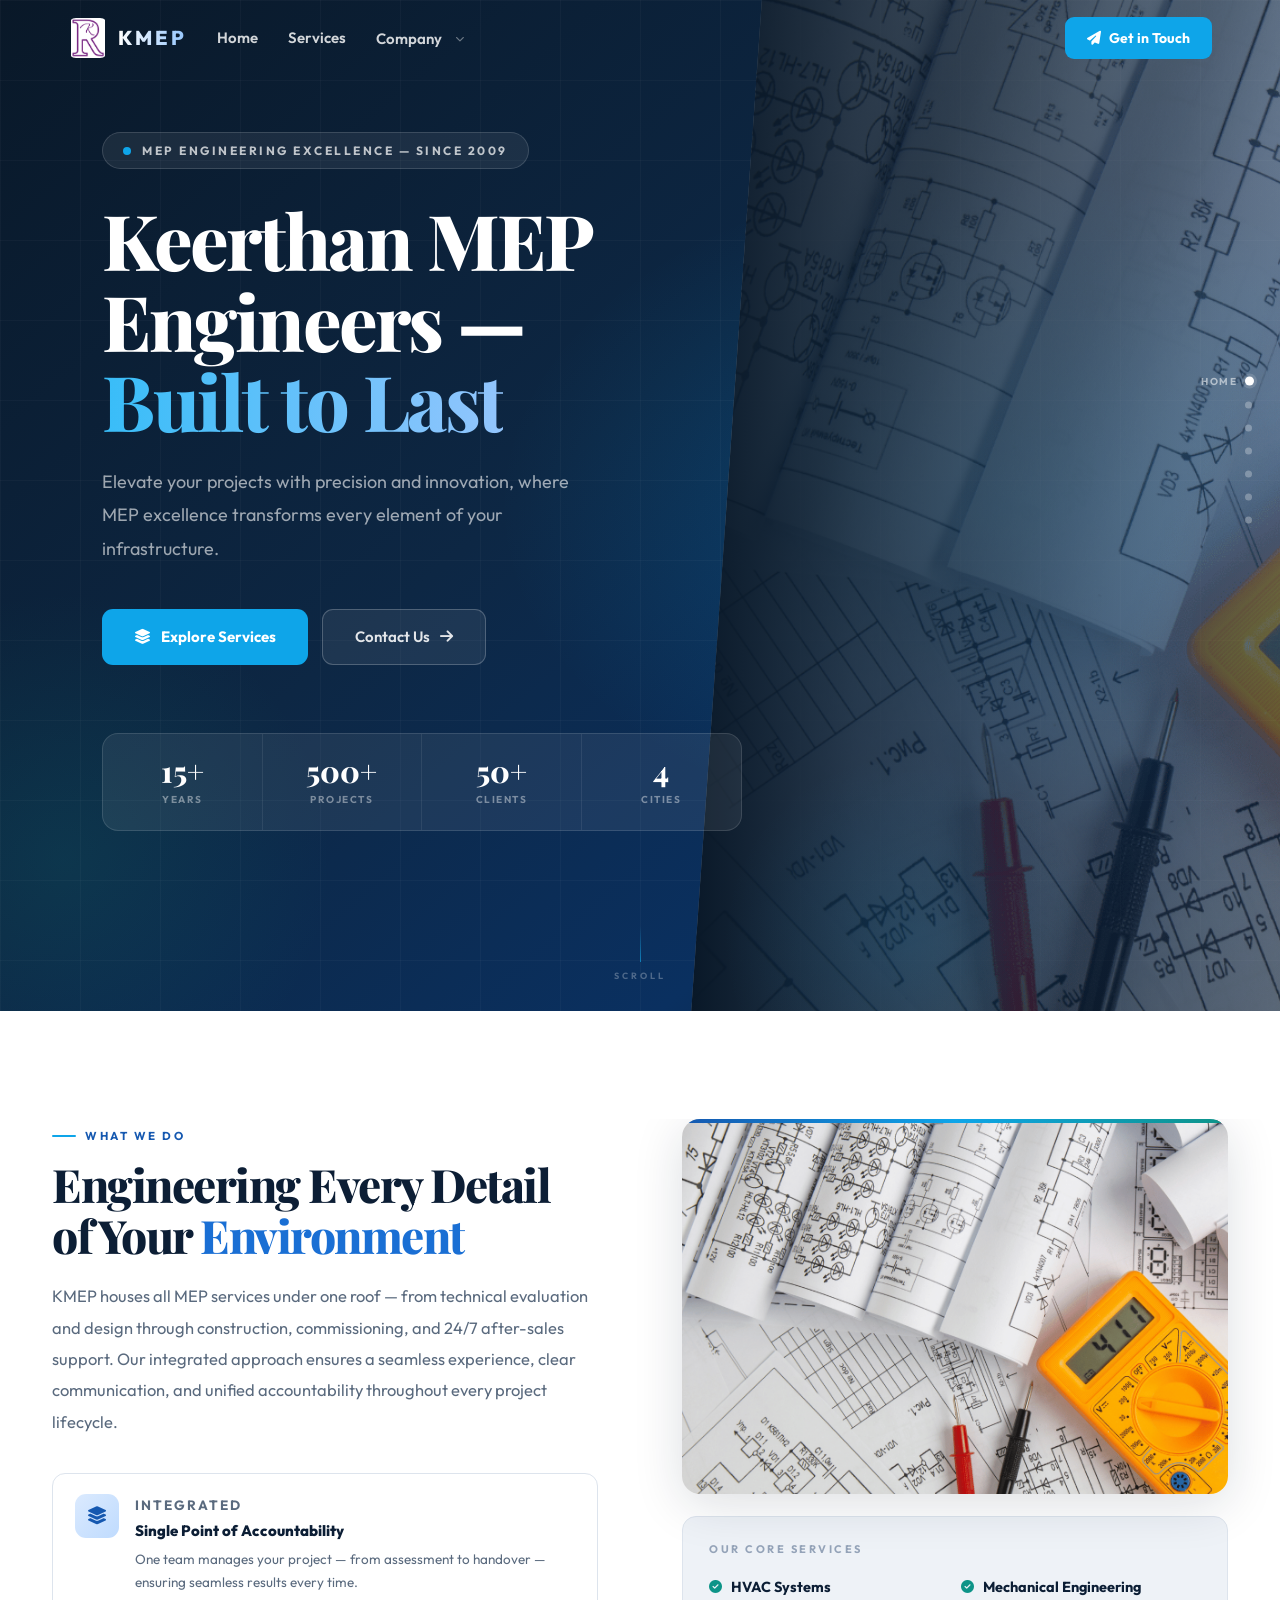
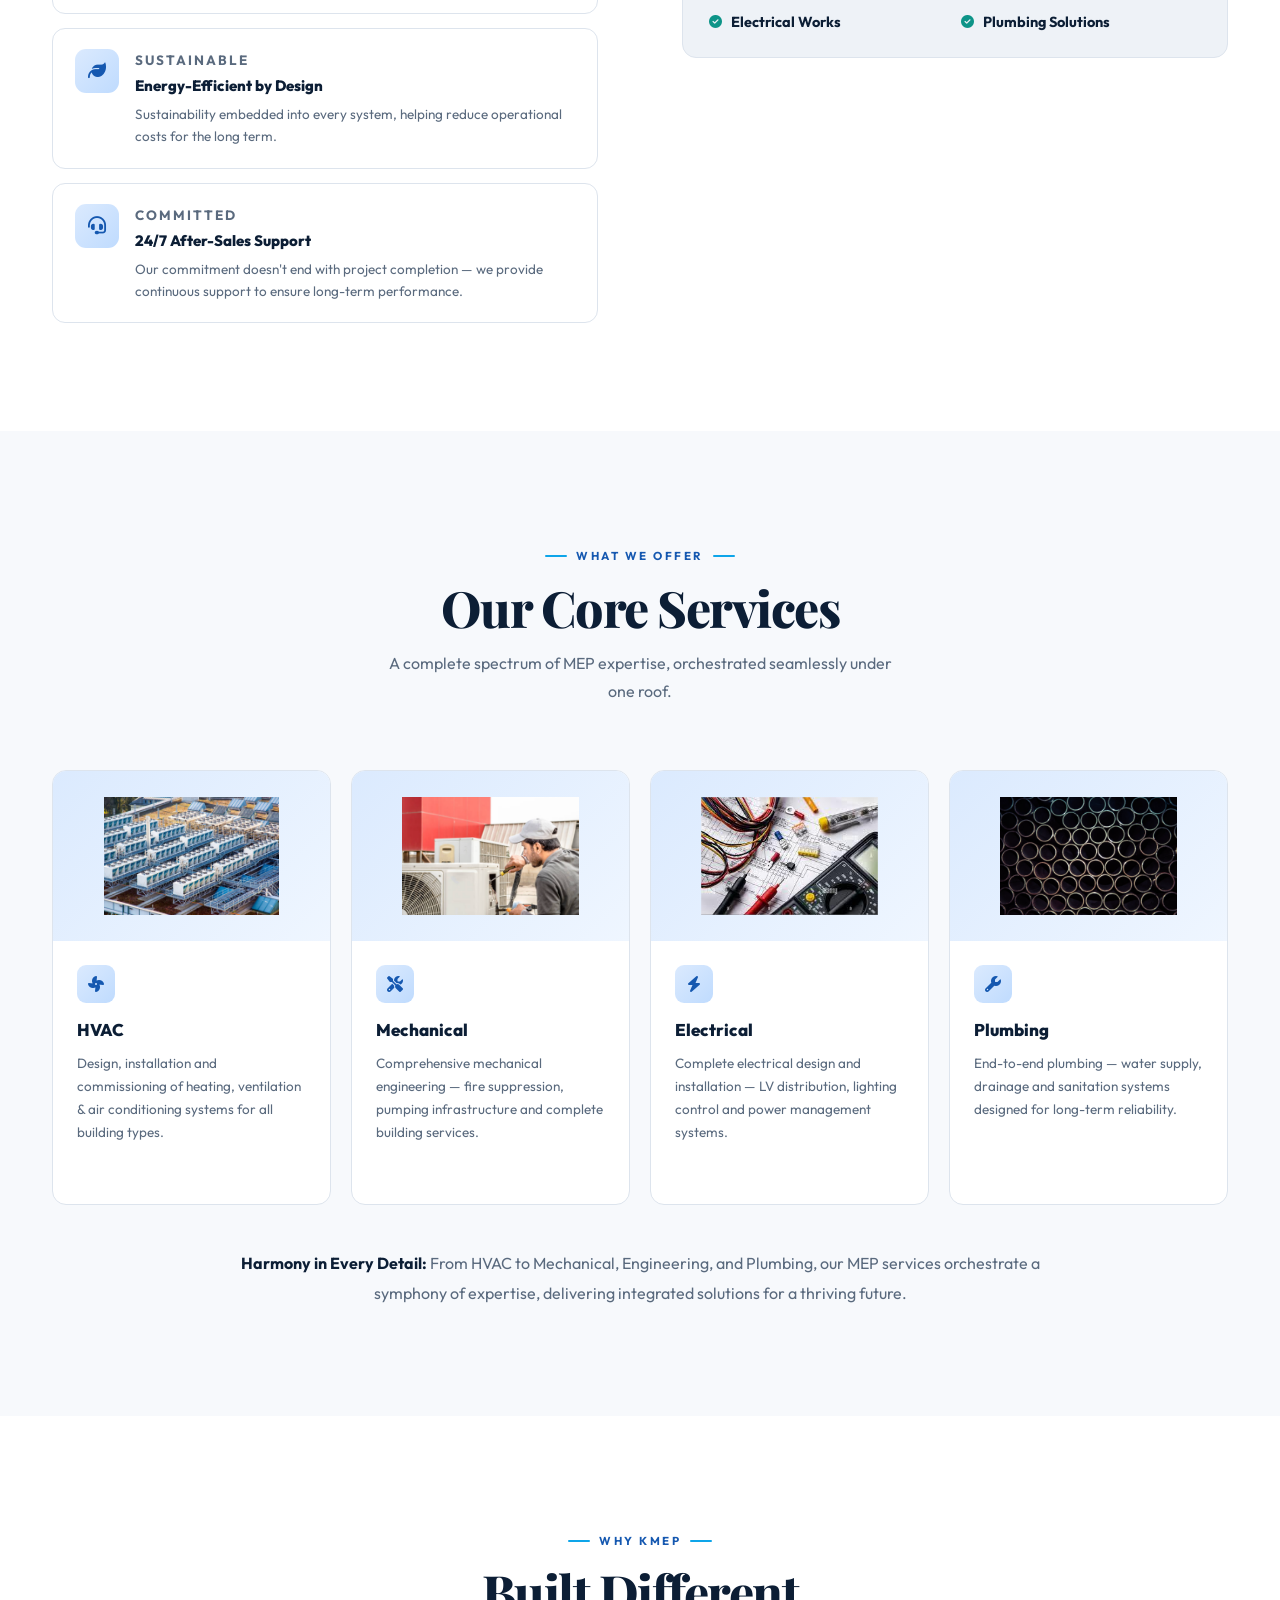
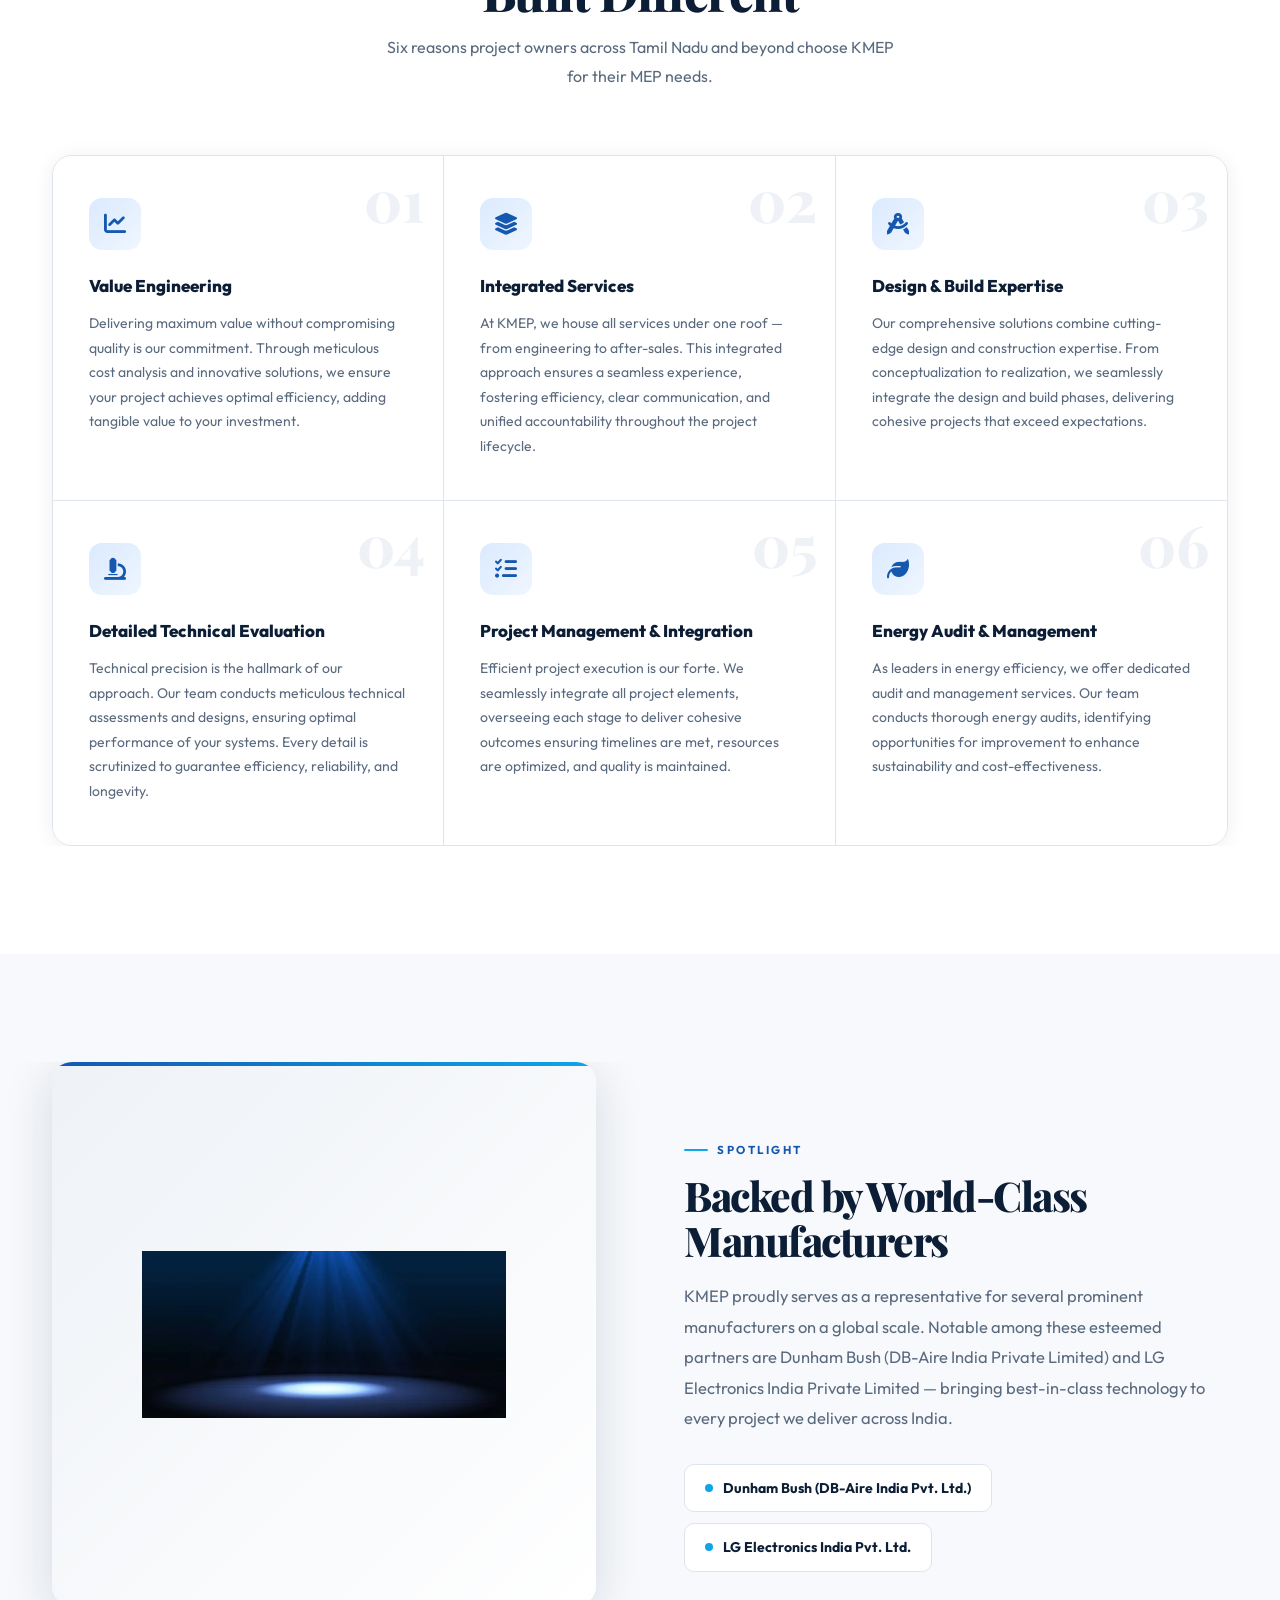
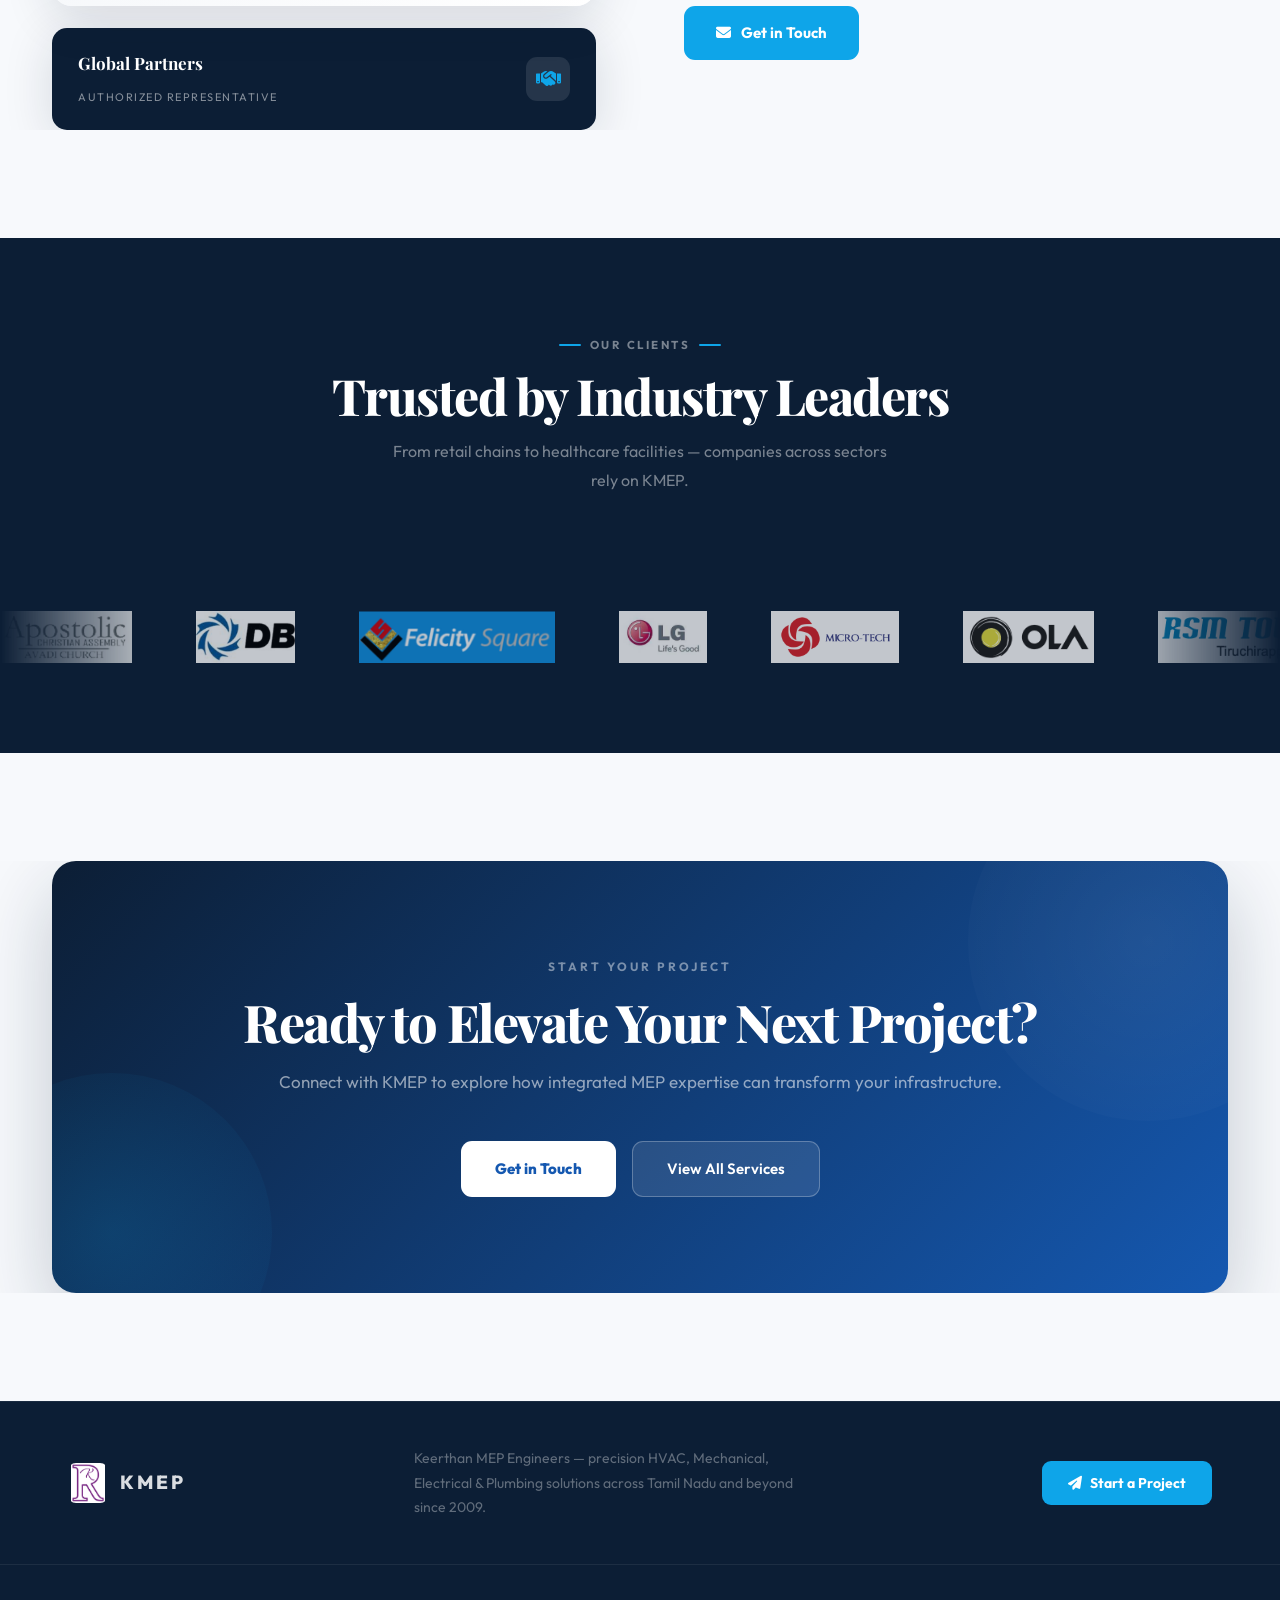
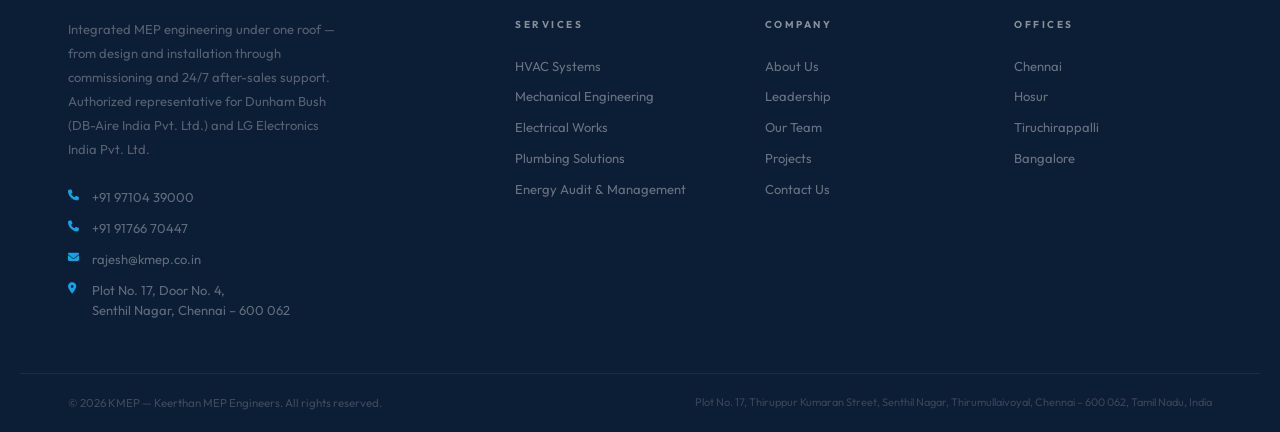
<file: index.html>
<!doctype html>
<html lang="en">
  <head>
    <meta charset="UTF-8" />
    <meta name="viewport" content="width=device-width, initial-scale=1.0" />
    <title>KMEP — Keerthan MEP Engineers</title>
    <link rel="icon" href="IMAGES/logo.png" />
    <link
      href="https://fonts.googleapis.com/css2?family=Outfit:wght@300;400;500;600;700;800;900&family=Playfair+Display:ital,wght@0,700;0,800;1,700&display=swap"
      rel="stylesheet"
    />
    <link
      rel="stylesheet"
      href="https://cdnjs.cloudflare.com/ajax/libs/font-awesome/6.4.0/css/all.min.css"
    />
    <link rel="stylesheet" href="style.css" />
    <script src="script.js" defer></script>
    <style>
      /* ══════════════════════════════════════════
       GLOBAL OVERFLOW GUARD
       Prevents any section or component from
       creating a horizontal scrollbar
    ══════════════════════════════════════════ */
      kmep-header,
      kmep-footer,
      section,
      .wrap {
        max-width: 100%;
        overflow-x: hidden;
      }
      /* Hero sections are positioned so use clip instead */
      #hero,
      #about,
      #services,
      #why,
      #spotlight,
      #clients,
      #cta {
        overflow-x: clip;
      }

      /* ══════════════════════════════════════════
       HERO
    ══════════════════════════════════════════ */
      #hero {
        position: relative;
        display: flex;
        align-items: center;
        min-height: 100vh;
        padding-top: calc(var(--NAV-H) + 56px);
        padding-bottom: 180px;
        background: linear-gradient(
          140deg,
          #091828 0%,
          #0d2744 45%,
          #0a3060 75%,
          #091e38 100%
        );
        overflow: hidden; /* clip ALL absolutely positioned children */
        width: 100%;
        max-width: 100%;
      }
      .hbg-glow {
        position: absolute;
        inset: 0;
        z-index: 0;
        pointer-events: none;
        background:
          radial-gradient(
            ellipse 65% 55% at 78% 50%,
            rgba(14, 165, 233, 0.22) 0%,
            transparent 60%
          ),
          radial-gradient(
            ellipse 38% 48% at 5% 85%,
            rgba(13, 148, 136, 0.14) 0%,
            transparent 55%
          );
      }
      .hbg-grid {
        position: absolute;
        inset: 0;
        z-index: 0;
        pointer-events: none;
        background-image:
          linear-gradient(rgba(255, 255, 255, 0.028) 1px, transparent 1px),
          linear-gradient(
            90deg,
            rgba(255, 255, 255, 0.028) 1px,
            transparent 1px
          );
        background-size: 80px 80px;
      }
      .hbg-photo {
        position: absolute;
        top: 0;
        right: 0;
        bottom: 0;
        width: 46%;
        z-index: 0;
        clip-path: polygon(12% 0, 100% 0, 100% 100%, 0 100%);
        overflow: hidden;
        pointer-events: none;
      }
      .hbg-photo::after {
        content: "";
        position: absolute;
        inset: 0;
        z-index: 1;
        background: linear-gradient(
          90deg,
          #091828 0%,
          rgba(9, 24, 40, 0.65) 28%,
          rgba(9, 24, 40, 0.04) 100%
        );
      }
      .hbg-photo img {
        width: 100%;
        height: 100%;
        object-fit: cover;
        opacity: 0.4;
      }
      .hbg-orb {
        position: absolute;
        bottom: -120px;
        right: 14%;
        z-index: 0;
        width: 380px;
        height: 380px;
        border-radius: 50%;
        background: radial-gradient(
          circle,
          rgba(14, 165, 233, 0.1),
          transparent 70%
        );
        pointer-events: none;
        /* Prevent orb from creating horizontal scroll on narrow screens */
        max-width: 80vw;
        max-height: 80vw;
      }
      .hero-body {
        position: relative;
        z-index: 1;
        width: 100%;
        max-width: 1180px;
        margin: 0 auto;
        padding: 0 52px;
        box-sizing: border-box;
      }
      .hero-eyebrow,
      .hero-h1,
      .hero-sub,
      .hero-btns,
      .hero-stats {
        opacity: 1;
        transform: none;
      }
      #hero.hero-animate .hero-eyebrow {
        animation: hfade 0.9s 0s ease forwards;
      }
      #hero.hero-animate .hero-h1 {
        animation: hfade 0.9s 0.12s ease forwards;
      }
      #hero.hero-animate .hero-sub {
        animation: hfade 0.9s 0.24s ease forwards;
      }
      #hero.hero-animate .hero-btns {
        animation: hfade 0.9s 0.36s ease forwards;
      }
      #hero.hero-animate .hero-stats {
        animation: hfade 0.9s 0.5s ease forwards;
      }
      @keyframes hfade {
        from {
          opacity: 0;
          transform: translateY(20px);
        }
        to {
          opacity: 1;
          transform: translateY(0);
        }
      }

      .hero-eyebrow {
        display: inline-flex;
        align-items: center;
        gap: 11px;
        background: rgba(255, 255, 255, 0.07);
        border: 1px solid rgba(255, 255, 255, 0.14);
        border-radius: 100px;
        padding: 8px 20px;
        margin-bottom: 30px;
      }
      .hero-pulse {
        width: 8px;
        height: 8px;
        border-radius: 50%;
        background: var(--sky);
        flex-shrink: 0;
        animation: blinkanim 2.4s ease infinite;
      }
      @keyframes blinkanim {
        0%,
        100% {
          opacity: 1;
          box-shadow: 0 0 0 0 rgba(14, 165, 233, 0.5);
        }
        50% {
          opacity: 0.4;
          box-shadow: 0 0 0 6px rgba(14, 165, 233, 0);
        }
      }
      .hero-eyebrow-text {
        font-size: 12px;
        font-weight: 700;
        letter-spacing: 2.5px;
        text-transform: uppercase;
        color: rgba(255, 255, 255, 0.72);
      }
      .hero-h1 {
        font-family: "Playfair Display", serif;
        font-size: clamp(44px, 6vw, 84px);
        font-weight: 800;
        line-height: 1.05;
        letter-spacing: -2.5px;
        color: #fff;
        max-width: 680px;
        margin-bottom: 24px;
      }
      .hero-h1 em {
        font-style: normal;
        background: linear-gradient(90deg, #38bdf8, #93c5fd);
        -webkit-background-clip: text;
        -webkit-text-fill-color: transparent;
      }
      .hero-sub {
        font-size: 18px;
        color: rgba(255, 255, 255, 0.6);
        max-width: 500px;
        line-height: 1.85;
        margin-bottom: 44px;
      }
      .hero-btns {
        display: flex;
        flex-wrap: wrap;
        gap: 14px;
      }
      .hero-stats {
        display: grid;
        grid-template-columns: repeat(4, 1fr);
        margin-top: 68px;
        max-width: 640px;
        background: rgba(255, 255, 255, 0.07);
        border: 1px solid rgba(255, 255, 255, 0.12);
        border-radius: 16px;
        overflow: hidden;
      }
      .hst {
        padding: 22px 18px;
        text-align: center;
        border-right: 1px solid rgba(255, 255, 255, 0.08);
      }
      .hst:last-child {
        border-right: none;
      }
      .hst-n {
        display: block;
        font-family: "Playfair Display", serif;
        font-size: 30px;
        font-weight: 800;
        color: #fff;
        line-height: 1;
      }
      .hst-l {
        display: block;
        font-size: 10px;
        font-weight: 700;
        letter-spacing: 1.5px;
        text-transform: uppercase;
        color: rgba(255, 255, 255, 0.42);
        margin-top: 6px;
      }
      .hero-cue {
        position: absolute;
        bottom: 28px;
        left: 50%;
        transform: translateX(-50%);
        z-index: 2;
        display: flex;
        flex-direction: column;
        align-items: center;
        gap: 7px;
        pointer-events: none;
      }
      .hcue-line {
        width: 1px;
        height: 36px;
        background: linear-gradient(
          to bottom,
          transparent,
          rgba(14, 165, 233, 0.65)
        );
        animation: cline 2s ease infinite;
      }
      .hcue-txt {
        font-size: 9px;
        letter-spacing: 3px;
        text-transform: uppercase;
        color: rgba(255, 255, 255, 0.28);
        font-weight: 700;
      }
      @keyframes cline {
        0%,
        100% {
          opacity: 0.3;
          transform: scaleY(0.5);
          transform-origin: top;
        }
        50% {
          opacity: 1;
          transform: scaleY(1);
        }
      }

      /* ══════════════════════════════════════════
       ABOUT
    ══════════════════════════════════════════ */
      #about {
        padding: 108px 0;
        background: #fff;
      }
      .about-grid {
        display: grid;
        grid-template-columns: 1fr 1fr;
        gap: 84px;
        align-items: start;
      }
      .about-h {
        font-size: clamp(30px, 3.8vw, 46px);
        margin-bottom: 20px;
      }
      .about-h span {
        color: var(--blue2);
      }
      .about-p {
        font-size: 16.5px;
        color: var(--slate);
        line-height: 1.9;
        margin-bottom: 36px;
      }
      .pillar-list {
        display: flex;
        flex-direction: column;
        gap: 14px;
      }
      .pillar {
        display: flex;
        gap: 16px;
        align-items: flex-start;
        padding: 20px 22px;
        border-radius: 13px;
        border: 1.5px solid var(--border);
        background: #fff;
        transition:
          border-color 0.3s,
          box-shadow 0.3s,
          background 0.3s;
      }
      .pillar:hover {
        border-color: rgba(21, 88, 176, 0.28);
        box-shadow: 0 6px 28px rgba(21, 88, 176, 0.09);
        background: var(--off);
      }
      .p-ico {
        width: 44px;
        height: 44px;
        border-radius: 11px;
        flex-shrink: 0;
        background: linear-gradient(135deg, #dbeafe, #bfdbfe);
        display: flex;
        align-items: center;
        justify-content: center;
        font-size: 18px;
        color: var(--blue);
      }
      .p-tag {
        font-size: 10px;
        letter-spacing: 2px;
        text-transform: uppercase;
        color: var(--muted);
        font-weight: 700;
        margin-bottom: 3px;
      }
      .pillar h3 {
        font-size: 15px;
        font-weight: 800;
        color: var(--navy);
        margin-bottom: 5px;
      }
      .pillar p {
        font-size: 13.5px;
        color: var(--slate);
        line-height: 1.65;
      }
      .about-right {
        display: flex;
        flex-direction: column;
        gap: 22px;
      }
      .about-img {
        width: 100%;
        border-radius: 18px;
        overflow: hidden;
        box-shadow: var(--sh2);
        aspect-ratio: 16/11;
        position: relative;
      }
      .about-img::before {
        content: "";
        position: absolute;
        top: 0;
        left: 0;
        right: 0;
        height: 4px;
        z-index: 1;
        background: linear-gradient(
          90deg,
          var(--blue),
          var(--sky),
          var(--teal)
        );
      }
      .about-img img {
        width: 100%;
        height: 100%;
        object-fit: cover;
        display: block;
      }
      .svc-mini {
        background: var(--off2);
        border: 1.5px solid var(--border);
        border-radius: 14px;
        padding: 24px 26px;
      }
      .svc-mini h4 {
        font-size: 11px;
        letter-spacing: 2.5px;
        text-transform: uppercase;
        color: var(--muted);
        font-weight: 700;
        margin-bottom: 16px;
      }
      .svc-mini-grid {
        display: grid;
        grid-template-columns: 1fr 1fr;
        gap: 12px;
      }
      .svc-mini-row {
        display: flex;
        align-items: center;
        gap: 9px;
        font-size: 14.5px;
        font-weight: 700;
        color: var(--navy);
      }
      .svc-mini-row i {
        color: var(--teal);
        font-size: 13px;
        flex-shrink: 0;
      }

      /* ══════════════════════════════════════════
       SERVICES
    ══════════════════════════════════════════ */
      #services {
        padding: 108px 0;
        background: var(--off);
      }
      .svc-grid {
        display: grid;
        grid-template-columns: repeat(4, 1fr);
        gap: 20px;
      }
      .svc-card {
        background: #fff;
        border-radius: var(--r);
        border: 1.5px solid var(--border);
        display: flex;
        flex-direction: column;
        overflow: hidden;
        text-decoration: none;
        position: relative;
        transition:
          border-color 0.3s,
          transform 0.35s,
          box-shadow 0.35s;
      }
      .svc-card::before {
        content: "";
        position: absolute;
        top: 0;
        left: 0;
        right: 0;
        height: 3px;
        background: linear-gradient(90deg, var(--blue), var(--sky));
        transform: scaleX(0);
        transform-origin: left;
        transition: transform 0.4s;
      }
      .svc-card:hover {
        border-color: rgba(21, 88, 176, 0.22);
        transform: translateY(-7px);
        box-shadow: 0 20px 56px rgba(12, 30, 53, 0.12);
      }
      .svc-card:hover::before {
        transform: scaleX(1);
      }
      .svc-thumb {
        height: 170px;
        overflow: hidden;
        background: linear-gradient(135deg, #dbeafe 0%, #eff6ff 100%);
        display: flex;
        align-items: center;
        justify-content: center;
        padding: 24px;
      }
      .svc-thumb img {
        height: 118px;
        object-fit: contain;
        transition: transform 0.45s;
      }
      .svc-card:hover .svc-thumb img {
        transform: scale(1.08);
      }
      .svc-body {
        padding: 24px;
        display: flex;
        flex-direction: column;
        flex: 1;
      }
      .svc-top {
        display: flex;
        align-items: center;
        justify-content: space-between;
        margin-bottom: 13px;
      }
      .svc-ico {
        width: 38px;
        height: 38px;
        border-radius: 9px;
        background: linear-gradient(135deg, #dbeafe, #bfdbfe);
        display: flex;
        align-items: center;
        justify-content: center;
        color: var(--blue);
        font-size: 16px;
      }
      .svc-arr {
        width: 30px;
        height: 30px;
        border-radius: 50%;
        border: 1.5px solid var(--border);
        display: flex;
        align-items: center;
        justify-content: center;
        color: var(--muted);
        font-size: 10px;
        transition: all 0.3s;
      }
      .svc-card:hover .svc-arr {
        background: var(--blue);
        border-color: var(--blue);
        color: #fff;
        transform: translate(2px, -2px);
      }
      .svc-name {
        font-size: 17px;
        font-weight: 800;
        color: var(--navy);
        margin-bottom: 9px;
      }
      .svc-desc {
        font-size: 13.5px;
        color: var(--slate);
        line-height: 1.7;
        flex: 1;
      }
      .svc-link {
        margin-top: 15px;
        font-size: 13px;
        font-weight: 700;
        color: var(--blue);
        display: flex;
        align-items: center;
        gap: 6px;
        opacity: 0;
        transform: translateY(5px);
        transition:
          opacity 0.3s,
          transform 0.3s;
      }
      .svc-card:hover .svc-link {
        opacity: 1;
        transform: translateY(0);
      }
      .svc-note {
        margin: 44px auto 0;
        font-size: 16px;
        color: var(--slate);
        line-height: 1.85;
        text-align: center;
        max-width: 800px;
      }

      /* ══════════════════════════════════════════
       WHY
    ══════════════════════════════════════════ */
      #why {
        padding: 108px 0;
        background: #fff;
      }
      .why-grid {
        display: grid;
        grid-template-columns: repeat(3, 1fr);
        border: 1.5px solid var(--border);
        border-radius: 20px;
        overflow: hidden;
        box-shadow: var(--sh);
      }
      .wc {
        padding: 42px 36px;
        border-right: 1.5px solid var(--border);
        border-bottom: 1.5px solid var(--border);
        background: #fff;
        position: relative;
        overflow: hidden;
        transition: background 0.3s;
      }
      .wc:nth-child(3n) {
        border-right: none;
      }
      .wc:nth-child(4),
      .wc:nth-child(5),
      .wc:nth-child(6) {
        border-bottom: none;
      }
      .wc::after {
        content: "";
        position: absolute;
        bottom: 0;
        left: 0;
        right: 0;
        height: 3px;
        background: linear-gradient(90deg, var(--blue), var(--sky));
        transform: scaleX(0);
        transform-origin: left;
        transition: transform 0.4s;
      }
      .wc:hover {
        background: var(--off);
      }
      .wc:hover::after {
        transform: scaleX(1);
      }
      .wc-num {
        position: absolute;
        top: 14px;
        right: 18px;
        font-family: "Playfair Display", serif;
        font-size: 58px;
        font-weight: 800;
        color: var(--off2);
        line-height: 1;
        pointer-events: none;
        transition: color 0.3s;
      }
      .wc:hover .wc-num {
        color: #dbeafe;
      }
      .wc-ico {
        width: 52px;
        height: 52px;
        border-radius: 13px;
        background: linear-gradient(135deg, #dbeafe, #eff6ff);
        display: flex;
        align-items: center;
        justify-content: center;
        font-size: 22px;
        color: var(--blue);
        margin-bottom: 22px;
      }
      .wc-title {
        font-size: 17px;
        font-weight: 800;
        color: var(--navy);
        margin-bottom: 12px;
      }
      .wc-desc {
        font-size: 14px;
        color: var(--slate);
        line-height: 1.75;
      }

      /* ══════════════════════════════════════════
       SPOTLIGHT
    ══════════════════════════════════════════ */
      #spotlight {
        padding: 108px 0;
        background: var(--off);
      }
      .spot-grid {
        display: grid;
        grid-template-columns: 1fr 1fr;
        gap: 88px;
        align-items: center;
      }
      .spot-visual {
        display: flex;
        flex-direction: column;
        gap: 22px;
      }
      .spot-img {
        width: 100%;
        border-radius: 20px;
        overflow: hidden;
        box-shadow: var(--sh2);
        aspect-ratio: 1/1;
        background: linear-gradient(135deg, var(--off2), #fff);
        display: flex;
        align-items: center;
        justify-content: center;
        padding: 42px;
        position: relative;
      }
      .spot-img::before {
        content: "";
        position: absolute;
        top: 0;
        left: 0;
        right: 0;
        height: 4px;
        background: linear-gradient(90deg, var(--blue), var(--sky));
        z-index: 1;
      }
      .spot-img img {
        max-width: 88%;
        max-height: 88%;
        object-fit: contain;
        transition: transform 0.5s;
      }
      .spot-img:hover img {
        transform: scale(1.05);
      }
      .spot-badge {
        background: var(--navy);
        color: #fff;
        border-radius: 15px;
        padding: 22px 26px;
        box-shadow: var(--sh2);
        display: flex;
        justify-content: space-between;
        align-items: center;
        gap: 16px;
      }
      .sb-t strong {
        display: block;
        font-family: "Playfair Display", serif;
        font-size: 17px;
        margin-bottom: 5px;
      }
      .sb-t small {
        font-size: 11px;
        color: rgba(255, 255, 255, 0.5);
        letter-spacing: 1.5px;
        text-transform: uppercase;
      }
      .sb-ico {
        width: 44px;
        height: 44px;
        border-radius: 11px;
        flex-shrink: 0;
        background: rgba(255, 255, 255, 0.1);
        display: flex;
        align-items: center;
        justify-content: center;
        font-size: 20px;
        color: var(--sky);
      }
      .spot-h {
        font-size: clamp(28px, 3.2vw, 44px);
        margin-bottom: 18px;
      }
      .spot-p {
        font-size: 16.5px;
        color: var(--slate);
        line-height: 1.85;
        margin-bottom: 30px;
      }
      .chips {
        display: flex;
        flex-wrap: wrap;
        gap: 11px;
        margin-bottom: 34px;
      }
      .chip {
        display: flex;
        align-items: center;
        gap: 10px;
        padding: 12px 20px;
        border-radius: 10px;
        background: #fff;
        border: 1.5px solid var(--border);
        font-size: 14px;
        font-weight: 700;
        color: var(--navy);
        transition:
          border-color 0.3s,
          box-shadow 0.3s;
      }
      .chip:hover {
        border-color: var(--blue);
        box-shadow: 0 4px 16px rgba(21, 88, 176, 0.1);
      }
      .chip-dot {
        width: 8px;
        height: 8px;
        border-radius: 50%;
        background: var(--sky);
        flex-shrink: 0;
      }

      /* ══════════════════════════════════════════
       CLIENTS
    ══════════════════════════════════════════ */
      #clients {
        padding: 90px 0;
        background: var(--navy);
        overflow: hidden;
      }
      .mq-wrap {
        overflow: hidden;
        margin-top: 52px;
        -webkit-mask-image: linear-gradient(
          90deg,
          transparent,
          #fff 12%,
          #fff 88%,
          transparent
        );
        mask-image: linear-gradient(
          90deg,
          transparent,
          #fff 12%,
          #fff 88%,
          transparent
        );
      }
      .mq-track {
        display: flex;
        align-items: center;
        gap: 64px;
        width: max-content;
        animation: mqs 40s linear infinite;
      }
      .mq-track:hover {
        animation-play-state: paused;
      }
      .mq-track a {
        display: flex;
        align-items: center;
        flex-shrink: 0;
      }
      .mq-track img {
        height: 52px;
        width: auto;
        object-fit: contain;
        opacity: 0.75;
        transition:
          opacity 0.3s,
          transform 0.3s;
      }
      .mq-track img:hover {
        opacity: 1;
        transform: scale(1.05);
      }
      @keyframes mqs {
        from {
          transform: translateX(0);
        }
        to {
          transform: translateX(-50%);
        }
      }

      /* ══════════════════════════════════════════
       SIDE NAV
    ══════════════════════════════════════════ */
      .sidenav {
        position: fixed;
        right: 26px;
        top: 50%;
        transform: translateY(-50%);
        z-index: 900;
        display: flex;
        flex-direction: column;
        gap: 16px;
      }
      .dot {
        width: 7px;
        height: 7px;
        border-radius: 50%;
        cursor: pointer;
        position: relative;
        background: rgba(12, 30, 53, 0.2);
        transition:
          background 0.3s,
          width 0.3s,
          height 0.3s,
          box-shadow 0.3s;
      }
      .dot::after {
        content: attr(data-label);
        position: absolute;
        right: 17px;
        top: 50%;
        transform: translateY(-50%);
        white-space: nowrap;
        font-size: 10px;
        font-weight: 700;
        letter-spacing: 1.5px;
        text-transform: uppercase;
        color: var(--slate);
        opacity: 0;
        pointer-events: none;
        transition: opacity 0.3s;
      }
      .dot:hover::after,
      .dot.on::after {
        opacity: 1;
      }
      .dot.on {
        background: var(--blue2);
        box-shadow: 0 0 0 3px rgba(26, 111, 212, 0.18);
        width: 9px;
        height: 9px;
      }
      .dot:hover {
        background: rgba(12, 30, 53, 0.45);
      }
      .sidenav.dk .dot {
        background: rgba(255, 255, 255, 0.28);
      }
      .sidenav.dk .dot.on {
        background: #fff;
        box-shadow: 0 0 0 3px rgba(255, 255, 255, 0.15);
      }
      .sidenav.dk .dot::after {
        color: rgba(255, 255, 255, 0.55);
      }
      .sidenav.dk .dot:hover {
        background: rgba(255, 255, 255, 0.56);
      }

      /* ══════════════════════════════════════════════════════
       RESPONSIVE — INDEX PAGE
       Breakpoints: 1440 | 1100 | 860 | 600 | 480 | 360
    ══════════════════════════════════════════════════════ */

      /* 1440px+ */
      @media (min-width: 1440px) {
        .hero-body {
          max-width: 1320px;
          padding: 0 64px;
        }
      }

      /* ≤1100px — narrow desktop / large tablet landscape */
      @media (max-width: 1100px) {
        .about-grid {
          grid-template-columns: 1fr;
          gap: 52px;
        }
        .svc-grid {
          grid-template-columns: repeat(2, 1fr);
        }
        .why-grid {
          grid-template-columns: repeat(2, 1fr);
        }
        .wc:nth-child(3n) {
          border-right: 1.5px solid var(--border);
        }
        .wc:nth-child(2n) {
          border-right: none;
        }
        .wc:nth-child(4),
        .wc:nth-child(5),
        .wc:nth-child(6) {
          border-bottom: 1.5px solid var(--border);
        }
        .wc:nth-child(5),
        .wc:nth-child(6) {
          border-bottom: none;
        }
        .spot-grid {
          grid-template-columns: 1fr;
          gap: 52px;
        }
        .spot-img {
          aspect-ratio: 16/9;
        }
        .sidenav {
          display: none;
        }
      }

      /* ≤860px — tablet portrait */
      @media (max-width: 860px) {
        #hero {
          padding-top: calc(var(--NAV-H)+44px);
          padding-bottom: 80px;
          min-height: unset;
        }
        .hbg-photo {
          display: none;
        }
        .hbg-orb {
          width: 220px;
          height: 220px;
          right: -40px;
          bottom: -60px;
        }
        .hero-body {
          padding: 0 24px;
          overflow: visible;
        }
        .hero-h1 {
          font-size: clamp(40px, 9vw, 58px);
        }
        .hero-sub {
          font-size: 16px;
        }
        .hero-stats {
          grid-template-columns: repeat(2, 1fr);
          max-width: 100%;
          margin-top: 48px;
        }
        .hst:nth-child(2) {
          border-right: none;
        }
        .hst:nth-child(3) {
          border-top: 1px solid rgba(255, 255, 255, 0.08);
        }
        .hst:nth-child(4) {
          border-top: 1px solid rgba(255, 255, 255, 0.08);
          border-right: none;
        }
        .hero-cue {
          display: none;
        }
        #about,
        #services,
        #why,
        #spotlight {
          padding: 76px 0;
        }
        #clients,
        #cta {
          padding: 68px 0;
        }
        .svc-grid {
          grid-template-columns: 1fr;
          gap: 14px;
        }
        .svc-card {
          flex-direction: row;
          align-items: stretch;
        }
        .svc-thumb {
          width: 130px;
          height: auto;
          flex-shrink: 0;
        }
        .svc-thumb img {
          height: 80px;
        }
        .svc-body {
          padding: 18px;
        }
        .svc-link {
          display: none;
        }
        .svc-note {
          font-size: 14px;
          margin-top: 28px;
        }
        .why-grid {
          grid-template-columns: 1fr;
        }
        .wc {
          border-right: none !important;
          border-bottom: 1.5px solid var(--border) !important;
          padding: 30px 26px;
        }
        .wc:last-child {
          border-bottom: none !important;
        }
        .wc-num {
          display: none;
        }
        .svc-mini-grid {
          grid-template-columns: 1fr;
        }
        .about-h {
          font-size: clamp(26px, 5vw, 38px);
        }
        .about-p {
          font-size: 15px;
        }
        .pillar {
          padding: 16px 18px;
        }
        .spot-p {
          font-size: 15px;
        }
        .spot-badge {
          flex-direction: column;
          align-items: flex-start;
          gap: 10px;
        }
        .chips {
          gap: 8px;
        }
        .chip {
          padding: 10px 16px;
          font-size: 13px;
        }
        .mq-wrap {
          margin-top: 36px;
        }
        .mq-track {
          gap: 44px;
        }
        .mq-track img {
          height: 40px;
        }
      }

      /* ≤600px — phones landscape / small tablets */
      @media (max-width: 600px) {
        #hero {
          padding-top: calc(var(--NAV-H)+36px);
          padding-bottom: 56px;
        }
        .hero-body {
          padding: 0 20px;
          overflow: visible;
        }
        .hbg-orb {
          width: 160px;
          height: 160px;
          right: -20px;
          bottom: -40px;
        }
        /* Fix eyebrow overflow — key fix */
        .hero-eyebrow {
          display: flex;
          max-width: 100%;
          width: fit-content;
          padding: 7px 14px;
          margin-bottom: 20px;
          gap: 8px;
          white-space: normal;
        }
        .hero-eyebrow-text {
          font-size: 10.5px;
          letter-spacing: 1.8px;
          line-height: 1.4;
        }
        .hero-pulse {
          flex-shrink: 0;
          align-self: center;
        }
        .hero-h1 {
          font-size: clamp(36px, 9vw, 52px);
          letter-spacing: -2px;
          margin-bottom: 18px;
        }
        .hero-sub {
          font-size: 15px;
          margin-bottom: 28px;
        }
        .hero-btns {
          flex-direction: column;
          gap: 10px;
        }
        .btn-sky,
        .btn-outline {
          width: 100%;
          justify-content: center;
          padding: 14px 20px;
          font-size: 14px;
        }
        .hero-stats {
          margin-top: 36px;
        }
        .hst-n {
          font-size: 24px;
        }
        .hst {
          padding: 16px 10px;
        }
        #about,
        #services,
        #why,
        #spotlight {
          padding: 60px 0;
        }
        #clients,
        #cta {
          padding: 52px 0;
        }
        .svc-card {
          flex-direction: column;
        }
        .svc-thumb {
          width: 100%;
          height: 140px;
        }
        .svc-thumb img {
          height: 100px;
        }
        .svc-grid {
          gap: 12px;
        }
        .pillar-list {
          gap: 10px;
        }
        .p-ico {
          width: 38px;
          height: 38px;
          font-size: 15px;
        }
        .wc {
          padding: 24px 20px;
        }
        .wc-ico {
          width: 44px;
          height: 44px;
          font-size: 18px;
          margin-bottom: 14px;
        }
        .wc-title {
          font-size: 15px;
        }
        .wc-desc {
          font-size: 13px;
        }
        .mq-track {
          gap: 32px;
        }
        .mq-track img {
          height: 34px;
        }
      }

      /* ≤480px — iPhone SE and typical portrait phones */
      @media (max-width: 480px) {
        /* Enough top padding so eyebrow never overlaps the fixed header */
        #hero {
          padding-top: calc(var(--NAV-H) + 36px);
          padding-bottom: 48px;
        }
        /* Remove overflow:hidden from hero-body — it was clipping the left padding visually */
        .hero-body {
          padding: 0 20px;
          overflow: visible;
        }
        .hbg-orb {
          display: none;
        }
        .hero-eyebrow {
          padding: 6px 12px;
          margin-bottom: 16px;
          gap: 7px;
        }
        .hero-eyebrow-text {
          font-size: 10px;
          letter-spacing: 1.5px;
        }
        .hero-h1 {
          font-size: clamp(32px, 9vw, 44px);
          letter-spacing: -1.5px;
          margin-bottom: 14px;
        }
        .hero-sub {
          font-size: 14.5px;
          line-height: 1.7;
          margin-bottom: 24px;
        }
        .hero-stats {
          margin-top: 28px;
          border-radius: 12px;
        }
        .hst-n {
          font-size: 22px;
        }
        .hst {
          padding: 14px 8px;
        }
        .hst-l {
          font-size: 9px;
          letter-spacing: 1px;
        }
        .about-h {
          font-size: clamp(22px, 7vw, 30px);
        }
        .about-p {
          font-size: 14px;
          margin-bottom: 24px;
        }
        .pillar {
          padding: 14px 16px;
          gap: 12px;
        }
        .p-ico {
          width: 34px;
          height: 34px;
          font-size: 13px;
        }
        .pillar h3 {
          font-size: 14px;
        }
        .pillar p {
          font-size: 12.5px;
        }
        .svc-mini {
          padding: 18px;
        }
        .svc-mini-row {
          font-size: 13px;
        }
        #about,
        #services,
        #why,
        #spotlight {
          padding: 48px 0;
        }
        #clients,
        #cta {
          padding: 44px 0;
        }
        .svc-thumb {
          height: 120px;
        }
        .svc-thumb img {
          height: 86px;
        }
        .svc-name {
          font-size: 15px;
        }
        .svc-desc {
          font-size: 12.5px;
        }
        .svc-body {
          padding: 14px;
        }
        .spot-h {
          font-size: clamp(20px, 6vw, 28px);
          margin-bottom: 12px;
        }
        .spot-p {
          font-size: 14px;
          margin-bottom: 20px;
        }
        .spot-img {
          padding: 24px;
        }
        .chip {
          padding: 9px 14px;
          font-size: 12.5px;
        }
        .chips {
          gap: 7px;
          margin-bottom: 22px;
        }
        .sb-t strong {
          font-size: 15px;
        }
        .sb-t small {
          font-size: 10px;
        }
        .spot-badge {
          padding: 16px 18px;
          border-radius: 12px;
        }
      }

      /* ≤360px — Galaxy Fold / very small phones */
      @media (max-width: 360px) {
        .hero-body {
          padding: 0 14px;
        }
        .hero-eyebrow-text {
          font-size: 9px;
          letter-spacing: 1.2px;
        }
        .hero-h1 {
          font-size: 28px;
          letter-spacing: -1px;
        }
        .hero-sub {
          font-size: 13.5px;
        }
        .hst-n {
          font-size: 20px;
        }
        .hst {
          padding: 12px 6px;
        }
        .btn-sky,
        .btn-outline {
          font-size: 13px;
          padding: 12px 16px;
        }
        .about-h {
          font-size: 22px;
        }
        .pillar {
          padding: 12px 14px;
          gap: 10px;
        }
        .p-ico {
          width: 30px;
          height: 30px;
          font-size: 12px;
        }
        .wc {
          padding: 20px 16px;
        }
        .wc-title {
          font-size: 14px;
        }
        .wc-desc {
          font-size: 12.5px;
        }
        .chip {
          padding: 8px 12px;
          font-size: 12px;
        }
        .spot-h {
          font-size: 20px;
        }
        .spot-p {
          font-size: 13px;
        }
      }
    </style>
  </head>
  <body>
    <kmep-header></kmep-header>

    <nav class="sidenav" id="sideNav">
      <div class="dot on" data-target="hero" data-label="Home"></div>
      <div class="dot" data-target="about" data-label="About"></div>
      <div class="dot" data-target="stats" data-label="Stats"></div>
      <div class="dot" data-target="services" data-label="Services"></div>
      <div class="dot" data-target="why" data-label="Why Us"></div>
      <div class="dot" data-target="spotlight" data-label="Partners"></div>
      <div class="dot" data-target="clients" data-label="Clients"></div>
    </nav>

    <!-- HERO -->
    <section id="hero">
      <div class="hbg-glow"></div>
      <div class="hbg-grid"></div>
      <div class="hbg-photo"><img src="IMAGES/bg.png" alt="" /></div>
      <div class="hbg-orb"></div>
      <div class="hero-body">
        <div class="hero-eyebrow">
          <span class="hero-pulse"></span>
          <span class="hero-eyebrow-text"
            >MEP Engineering Excellence — Since 2009</span
          >
        </div>
        <h1 class="hero-h1">
          Keerthan MEP<br />Engineers —<br /><em>Built to Last</em>
        </h1>
        <p class="hero-sub">
          Elevate your projects with precision and innovation, where MEP
          excellence transforms every element of your infrastructure.
        </p>
        <div class="hero-btns">
          <a href="services.html" class="btn-sky"
            ><i class="fas fa-layer-group"></i> Explore Services</a
          >
          <a href="contact-us.html" class="btn-outline"
            >Contact Us <i class="fas fa-arrow-right"></i
          ></a>
        </div>
        <div class="hero-stats">
          <div class="hst">
            <span class="hst-n">15+</span><span class="hst-l">Years</span>
          </div>
          <div class="hst">
            <span class="hst-n">500+</span><span class="hst-l">Projects</span>
          </div>
          <div class="hst">
            <span class="hst-n">50+</span><span class="hst-l">Clients</span>
          </div>
          <div class="hst">
            <span class="hst-n">4</span><span class="hst-l">Cities</span>
          </div>
        </div>
      </div>
      <div class="hero-cue">
        <div class="hcue-line"></div>
        <span class="hcue-txt">Scroll</span>
      </div>
    </section>

    <!-- ABOUT -->
    <section id="about">
      <div class="wrap">
        <div class="about-grid">
          <div class="rv-l">
            <span class="sec-tag">What We Do</span>
            <h2 class="display-h about-h">
              Engineering Every Detail<br />of Your <span>Environment</span>
            </h2>
            <p class="about-p">
              KMEP houses all MEP services under one roof — from technical
              evaluation and design through construction, commissioning, and
              24/7 after-sales support. Our integrated approach ensures a
              seamless experience, clear communication, and unified
              accountability throughout every project lifecycle.
            </p>
            <div class="pillar-list">
              <div class="pillar">
                <div class="p-ico"><i class="fas fa-layer-group"></i></div>
                <div>
                  <p class="p-tag">Integrated</p>
                  <h3>Single Point of Accountability</h3>
                  <p>
                    One team manages your project — from assessment to handover
                    — ensuring seamless results every time.
                  </p>
                </div>
              </div>
              <div class="pillar">
                <div class="p-ico"><i class="fas fa-leaf"></i></div>
                <div>
                  <p class="p-tag">Sustainable</p>
                  <h3>Energy-Efficient by Design</h3>
                  <p>
                    Sustainability embedded into every system, helping reduce
                    operational costs for the long term.
                  </p>
                </div>
              </div>
              <div class="pillar">
                <div class="p-ico"><i class="fas fa-headset"></i></div>
                <div>
                  <p class="p-tag">Committed</p>
                  <h3>24/7 After-Sales Support</h3>
                  <p>
                    Our commitment doesn't end with project completion — we
                    provide continuous support to ensure long-term performance.
                  </p>
                </div>
              </div>
            </div>
          </div>
          <div class="about-right rv-r">
            <div class="about-img">
              <img src="IMAGES/bg.png" alt="KMEP Engineering Projects" />
            </div>
            <div class="svc-mini">
              <h4>Our Core Services</h4>
              <div class="svc-mini-grid">
                <div class="svc-mini-row">
                  <i class="fas fa-check-circle"></i> HVAC Systems
                </div>
                <div class="svc-mini-row">
                  <i class="fas fa-check-circle"></i> Mechanical Engineering
                </div>
                <div class="svc-mini-row">
                  <i class="fas fa-check-circle"></i> Electrical Works
                </div>
                <div class="svc-mini-row">
                  <i class="fas fa-check-circle"></i> Plumbing Solutions
                </div>
              </div>
            </div>
          </div>
        </div>
      </div>
    </section>

    <!-- SERVICES -->
    <section id="services">
      <div class="wrap">
        <div class="sec-header rv">
          <p class="sec-tag-c">What We Offer</p>
          <h2 class="display-h" style="font-size: clamp(28px, 4vw, 50px)">
            Our Core Services
          </h2>
          <p class="sec-sub">
            A complete spectrum of MEP expertise, orchestrated seamlessly under
            one roof.
          </p>
        </div>
        <div class="svc-grid">
          <a class="svc-card rv d1" href="services.html">
            <div class="svc-thumb">
              <img src="IMAGES/hvac.png" alt="HVAC" />
            </div>
            <div class="svc-body">
              <div class="svc-top">
                <div class="svc-ico"><i class="fas fa-fan"></i></div>
              </div>
              <div class="svc-name">HVAC</div>
              <p class="svc-desc">
                Design, installation and commissioning of heating, ventilation
                &amp; air conditioning systems for all building types.
              </p>
              <div class="svc-link">
                View Service <i class="fas fa-arrow-right"></i>
              </div>
            </div>
          </a>
          <a class="svc-card rv d2" href="services.html">
            <div class="svc-thumb">
              <img src="IMAGES/mechanical.png" alt="Mechanical" />
            </div>
            <div class="svc-body">
              <div class="svc-top">
                <div class="svc-ico">
                  <i class="fas fa-screwdriver-wrench"></i>
                </div>
              </div>
              <div class="svc-name">Mechanical</div>
              <p class="svc-desc">
                Comprehensive mechanical engineering — fire suppression, pumping
                infrastructure and complete building services.
              </p>
              <div class="svc-link">
                View Service <i class="fas fa-arrow-right"></i>
              </div>
            </div>
          </a>
          <a class="svc-card rv d3" href="services.html">
            <div class="svc-thumb">
              <img src="IMAGES/elctrical_.png" alt="Electrical" />
            </div>
            <div class="svc-body">
              <div class="svc-top">
                <div class="svc-ico"><i class="fas fa-bolt"></i></div>
              </div>
              <div class="svc-name">Electrical</div>
              <p class="svc-desc">
                Complete electrical design and installation — LV distribution,
                lighting control and power management systems.
              </p>
              <div class="svc-link">
                View Service <i class="fas fa-arrow-right"></i>
              </div>
            </div>
          </a>
          <a class="svc-card rv d4" href="services.html">
            <div class="svc-thumb">
              <img src="IMAGES/plumbing.png" alt="Plumbing" />
            </div>
            <div class="svc-body">
              <div class="svc-top">
                <div class="svc-ico"><i class="fas fa-wrench"></i></div>
              </div>
              <div class="svc-name">Plumbing</div>
              <p class="svc-desc">
                End-to-end plumbing — water supply, drainage and sanitation
                systems designed for long-term reliability.
              </p>
              <div class="svc-link">
                View Service <i class="fas fa-arrow-right"></i>
              </div>
            </div>
          </a>
        </div>
        <p class="svc-note rv">
          <strong style="color: var(--navy)">Harmony in Every Detail:</strong>
          From HVAC to Mechanical, Engineering, and Plumbing, our MEP services
          orchestrate a symphony of expertise, delivering integrated solutions
          for a thriving future.
        </p>
      </div>
    </section>

    <!-- WHY -->
    <section id="why">
      <div class="wrap">
        <div class="sec-header rv">
          <p class="sec-tag-c">Why KMEP</p>
          <h2 class="display-h" style="font-size: clamp(28px, 4vw, 50px)">
            Built Different
          </h2>
          <p class="sec-sub">
            Six reasons project owners across Tamil Nadu and beyond choose KMEP
            for their MEP needs.
          </p>
        </div>
        <div class="why-grid">
          <div class="wc rv d1">
            <span class="wc-num">01</span>
            <div class="wc-ico"><i class="fas fa-chart-line"></i></div>
            <div class="wc-title">Value Engineering</div>
            <p class="wc-desc">
              Delivering maximum value without compromising quality is our
              commitment. Through meticulous cost analysis and innovative
              solutions, we ensure your project achieves optimal efficiency,
              adding tangible value to your investment.
            </p>
          </div>
          <div class="wc rv d2">
            <span class="wc-num">02</span>
            <div class="wc-ico"><i class="fas fa-layer-group"></i></div>
            <div class="wc-title">Integrated Services</div>
            <p class="wc-desc">
              At KMEP, we house all services under one roof — from engineering
              to after-sales. This integrated approach ensures a seamless
              experience, fostering efficiency, clear communication, and unified
              accountability throughout the project lifecycle.
            </p>
          </div>
          <div class="wc rv d3">
            <span class="wc-num">03</span>
            <div class="wc-ico"><i class="fas fa-drafting-compass"></i></div>
            <div class="wc-title">Design &amp; Build Expertise</div>
            <p class="wc-desc">
              Our comprehensive solutions combine cutting-edge design and
              construction expertise. From conceptualization to realization, we
              seamlessly integrate the design and build phases, delivering
              cohesive projects that exceed expectations.
            </p>
          </div>
          <div class="wc rv d1">
            <span class="wc-num">04</span>
            <div class="wc-ico"><i class="fas fa-microscope"></i></div>
            <div class="wc-title">Detailed Technical Evaluation</div>
            <p class="wc-desc">
              Technical precision is the hallmark of our approach. Our team
              conducts meticulous technical assessments and designs, ensuring
              optimal performance of your systems. Every detail is scrutinized
              to guarantee efficiency, reliability, and longevity.
            </p>
          </div>
          <div class="wc rv d2">
            <span class="wc-num">05</span>
            <div class="wc-ico"><i class="fas fa-tasks"></i></div>
            <div class="wc-title">Project Management &amp; Integration</div>
            <p class="wc-desc">
              Efficient project execution is our forte. We seamlessly integrate
              all project elements, overseeing each stage to deliver cohesive
              outcomes ensuring timelines are met, resources are optimized, and
              quality is maintained.
            </p>
          </div>
          <div class="wc rv d3">
            <span class="wc-num">06</span>
            <div class="wc-ico"><i class="fas fa-leaf"></i></div>
            <div class="wc-title">Energy Audit &amp; Management</div>
            <p class="wc-desc">
              As leaders in energy efficiency, we offer dedicated audit and
              management services. Our team conducts thorough energy audits,
              identifying opportunities for improvement to enhance
              sustainability and cost-effectiveness.
            </p>
          </div>
        </div>
      </div>
    </section>

    <!-- SPOTLIGHT -->
    <section id="spotlight">
      <div class="wrap">
        <div class="spot-grid">
          <div class="spot-visual rv-l">
            <div class="spot-img">
              <img src="IMAGES/spotlight.png" alt="Our Global Partners" />
            </div>
            <div class="spot-badge">
              <div class="sb-t">
                <strong>Global Partners</strong
                ><small>Authorized Representative</small>
              </div>
              <div class="sb-ico"><i class="fas fa-handshake"></i></div>
            </div>
          </div>
          <div class="rv-r">
            <span class="sec-tag">Spotlight</span>
            <h2 class="display-h spot-h">
              Backed by World-Class Manufacturers
            </h2>
            <p class="spot-p">
              KMEP proudly serves as a representative for several prominent
              manufacturers on a global scale. Notable among these esteemed
              partners are Dunham Bush (DB-Aire India Private Limited) and LG
              Electronics India Private Limited — bringing best-in-class
              technology to every project we deliver across India.
            </p>
            <div class="chips">
              <div class="chip">
                <span class="chip-dot"></span> Dunham Bush (DB-Aire India Pvt.
                Ltd.)
              </div>
              <div class="chip">
                <span class="chip-dot"></span> LG Electronics India Pvt. Ltd.
              </div>
            </div>
            <a
              href="contact-us.html"
              class="btn-sky"
              style="display: inline-flex"
              ><i class="fas fa-envelope"></i> Get in Touch</a
            >
          </div>
        </div>
      </div>
    </section>

    <!-- CLIENTS -->
    <section id="clients">
      <div class="wrap">
        <div class="sec-header rv">
          <p class="sec-tag-c" style="color: rgba(255, 255, 255, 0.45)">
            Our Clients
          </p>
          <h2
            class="display-h"
            style="font-size: clamp(28px, 4vw, 50px); color: #fff"
          >
            Trusted by Industry Leaders
          </h2>
          <p class="sec-sub" style="color: rgba(255, 255, 255, 0.45)">
            From retail chains to healthcare facilities — companies across
            sectors rely on KMEP.
          </p>
        </div>
      </div>
      <div class="mq-wrap">
        <div class="mq-track">
          <a href="projects.html"
            ><img src="IMAGES/CLIENTS/apostolic.png" alt="Apostolic"
          /></a>
          <a href="projects.html"
            ><img src="IMAGES/CLIENTS/db.png" alt="DB"
          /></a>
          <a href="projects.html"
            ><img
              src="IMAGES/CLIENTS/felicity-square.png"
              alt="Felicity Square"
          /></a>
          <a href="projects.html"
            ><img src="IMAGES/CLIENTS/lg.png" alt="LG"
          /></a>
          <a href="projects.html"
            ><img src="IMAGES/CLIENTS/micro-tech.png" alt="Micro Tech"
          /></a>
          <a href="projects.html"
            ><img src="IMAGES/CLIENTS/ola.png" alt="Ola"
          /></a>
          <a href="projects.html"
            ><img src="IMAGES/CLIENTS/rsm-towers.png" alt="RSM Towers"
          /></a>
          <a href="projects.html"
            ><img src="IMAGES/CLIENTS/sarathas.png" alt="Sarathas"
          /></a>
          <a href="projects.html"
            ><img src="IMAGES/CLIENTS/svb.png" alt="SVB"
          /></a>
          <a href="projects.html"
            ><img src="IMAGES/CLIENTS/taneira.png" alt="Taneira"
          /></a>
          <a href="projects.html"
            ><img src="IMAGES/CLIENTS/teal.png" alt="Teal"
          /></a>
          <a href="projects.html"
            ><img src="IMAGES/CLIENTS/titan-eyeplus.jpg" alt="Titan EyePlus"
          /></a>
          <a href="projects.html"
            ><img src="IMAGES/CLIENTS/titan.png" alt="Titan"
          /></a>
          <a href="projects.html"
            ><img src="IMAGES/CLIENTS/client1.png" alt="Client"
          /></a>
          <a href="projects.html"
            ><img src="IMAGES/CLIENTS/apostolic.png" alt="Apostolic"
          /></a>
          <a href="projects.html"
            ><img src="IMAGES/CLIENTS/db.png" alt="DB"
          /></a>
          <a href="projects.html"
            ><img
              src="IMAGES/CLIENTS/felicity-square.png"
              alt="Felicity Square"
          /></a>
          <a href="projects.html"
            ><img src="IMAGES/CLIENTS/lg.png" alt="LG"
          /></a>
          <a href="projects.html"
            ><img src="IMAGES/CLIENTS/micro-tech.png" alt="Micro Tech"
          /></a>
          <a href="projects.html"
            ><img src="IMAGES/CLIENTS/ola.png" alt="Ola"
          /></a>
          <a href="projects.html"
            ><img src="IMAGES/CLIENTS/rsm-towers.png" alt="RSM Towers"
          /></a>
          <a href="projects.html"
            ><img src="IMAGES/CLIENTS/sarathas.png" alt="Sarathas"
          /></a>
          <a href="projects.html"
            ><img src="IMAGES/CLIENTS/svb.png" alt="SVB"
          /></a>
          <a href="projects.html"
            ><img src="IMAGES/CLIENTS/taneira.png" alt="Taneira"
          /></a>
          <a href="projects.html"
            ><img src="IMAGES/CLIENTS/teal.png" alt="Teal"
          /></a>
          <a href="projects.html"
            ><img src="IMAGES/CLIENTS/titan-eyeplus.jpg" alt="Titan EyePlus"
          /></a>
          <a href="projects.html"
            ><img src="IMAGES/CLIENTS/titan.png" alt="Titan"
          /></a>
          <a href="projects.html"
            ><img src="IMAGES/CLIENTS/client1.png" alt="Client"
          /></a>
        </div>
      </div>
    </section>

    <!-- CTA -->
    <section id="cta" style="padding: 108px 0; background: var(--off)">
      <div class="wrap">
        <div class="cta-box rv">
          <p class="cta-tag">Start Your Project</p>
          <h2 class="display-h cta-h">Ready to Elevate Your Next Project?</h2>
          <p class="cta-p">
            Connect with KMEP to explore how integrated MEP expertise can
            transform your infrastructure.
          </p>
          <div class="cta-btns">
            <a href="contact-us.html" class="cta-btn1">Get in Touch</a>
            <a href="services.html" class="cta-btn2">View All Services</a>
          </div>
        </div>
      </div>
    </section>

    <kmep-footer></kmep-footer>
  </body>
</html>
</file>
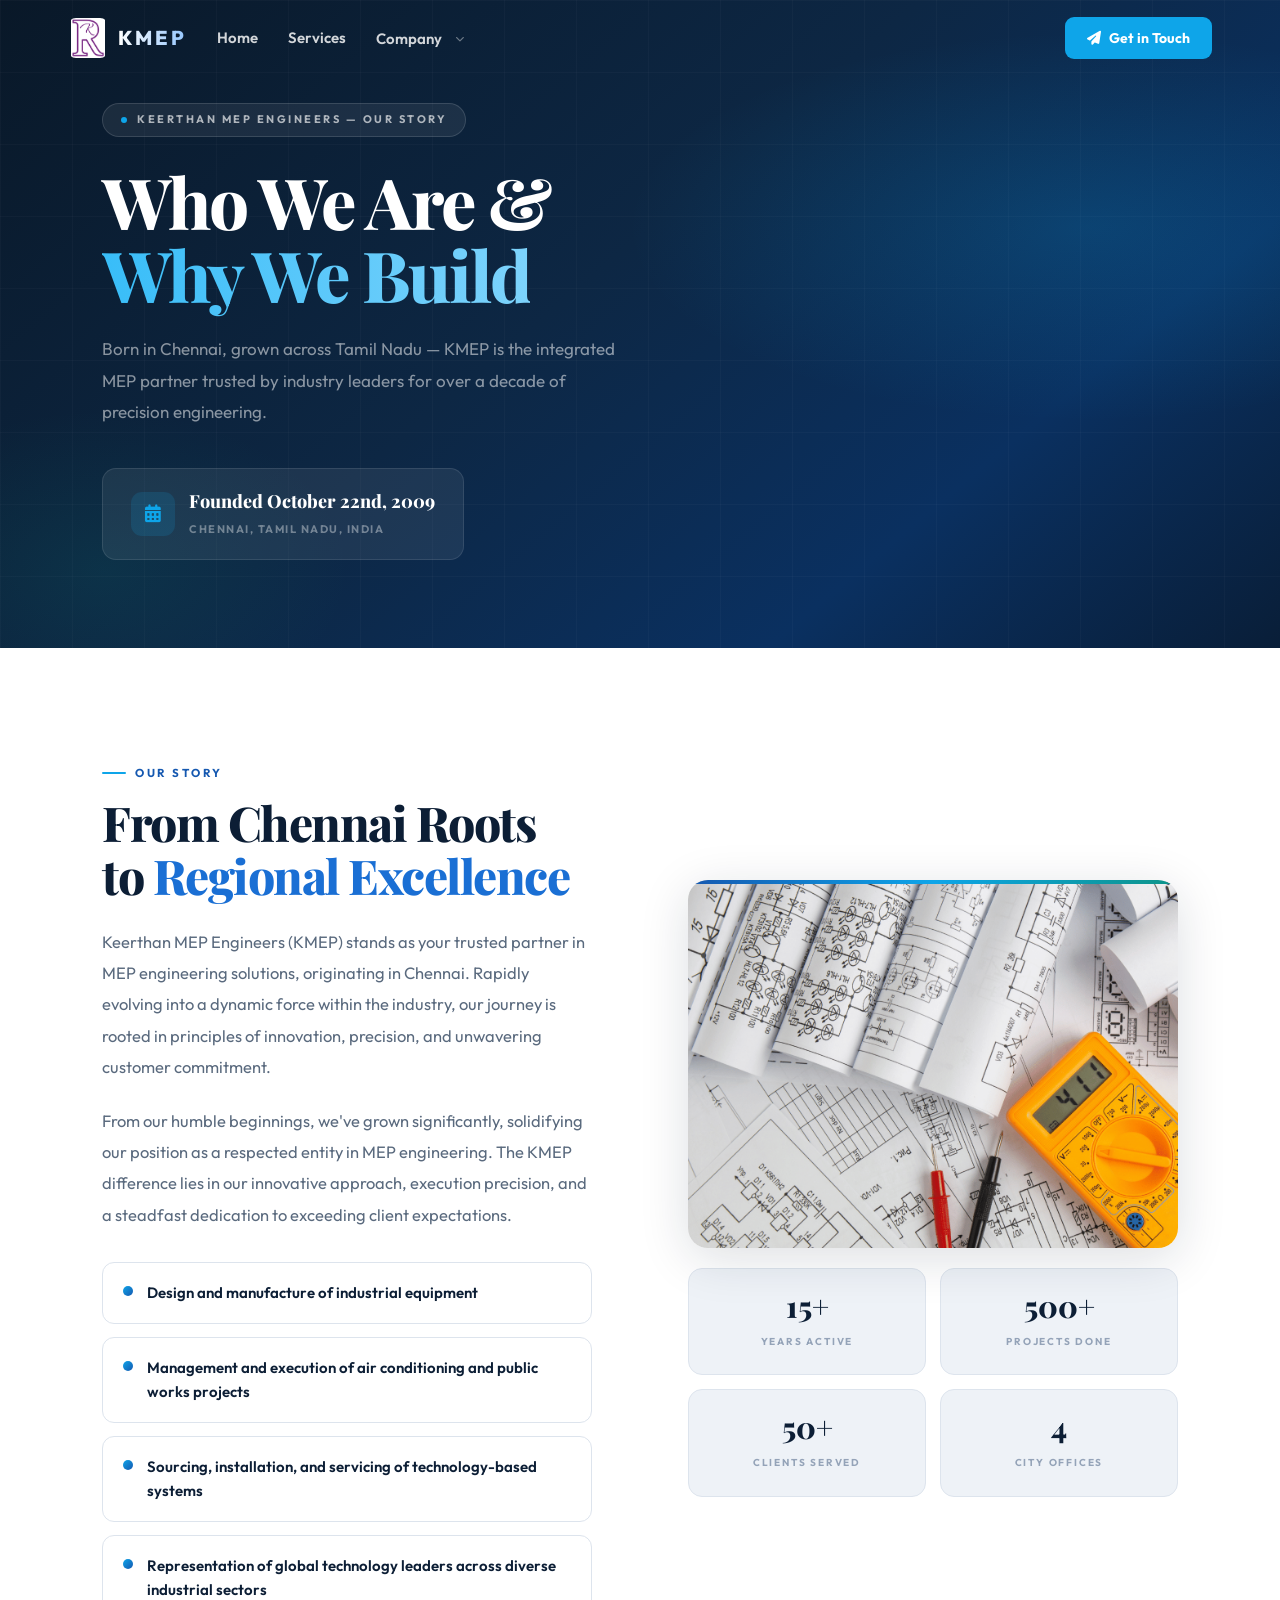
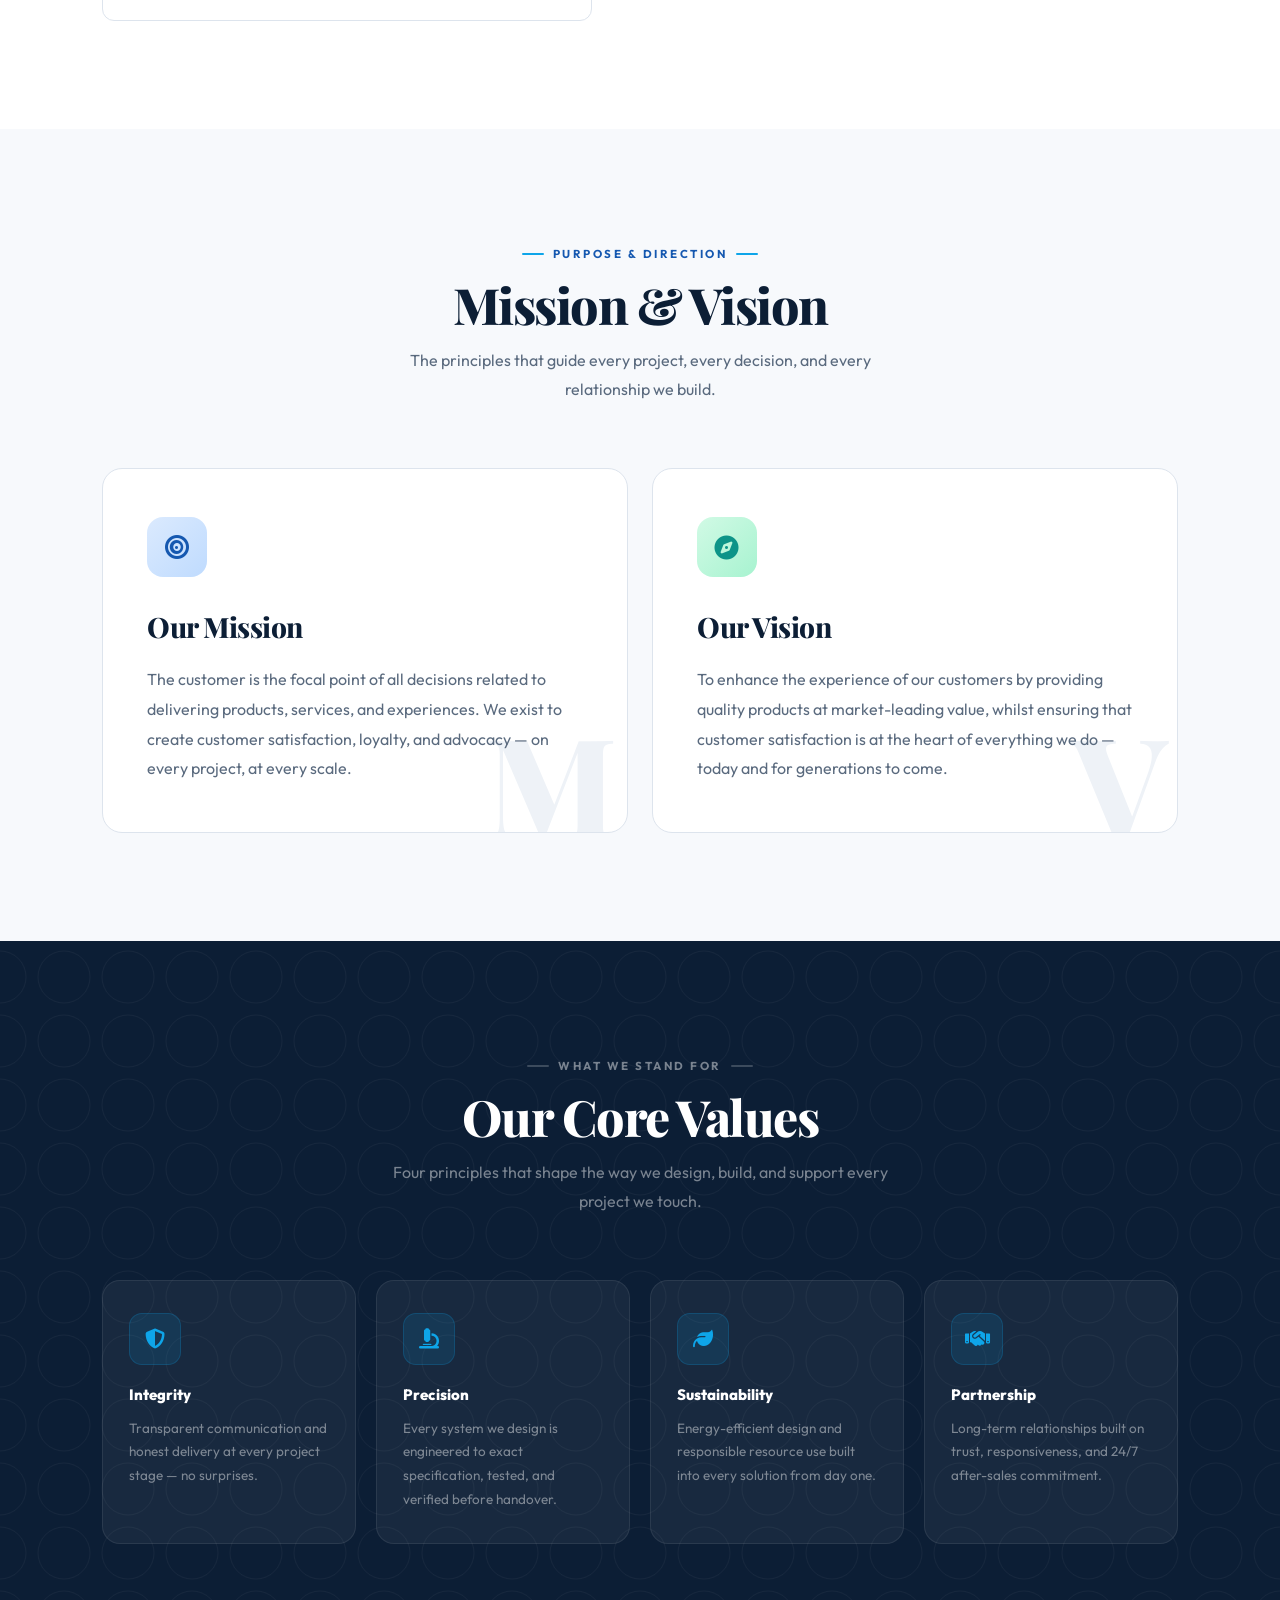
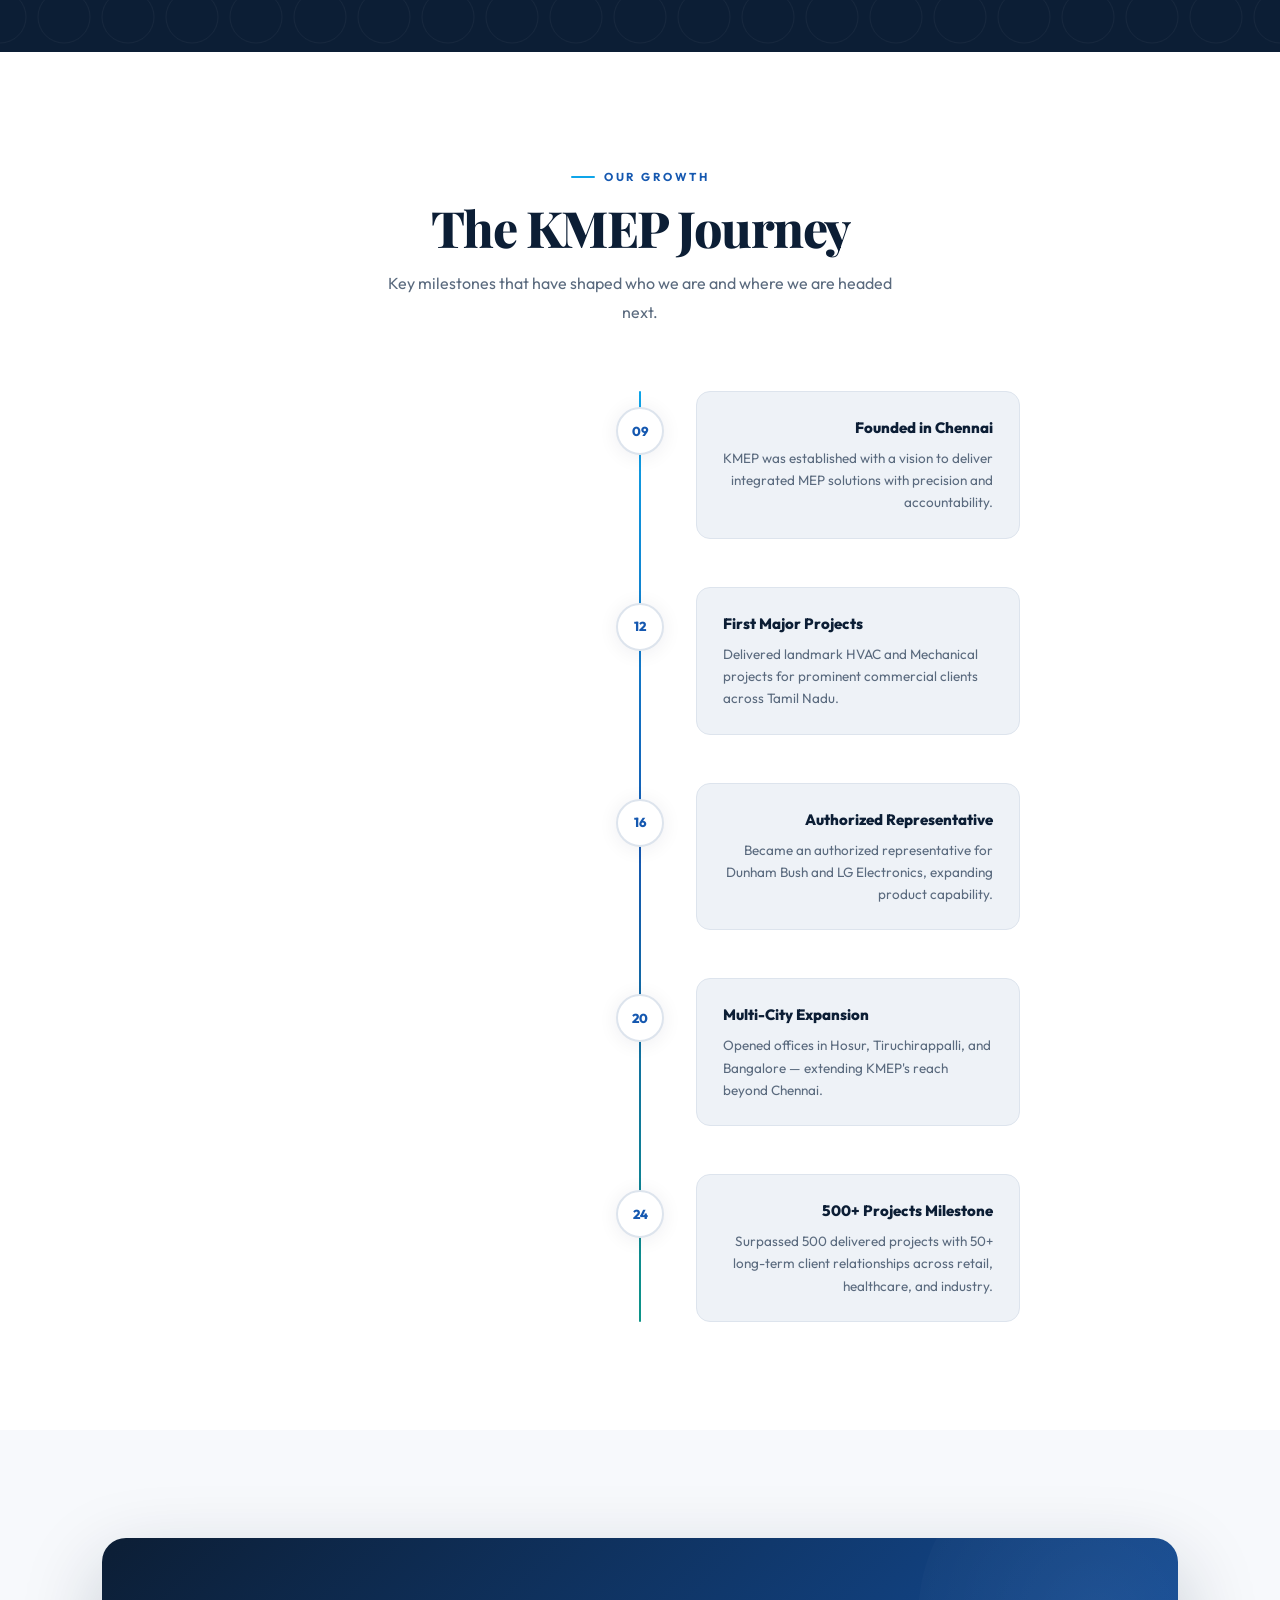
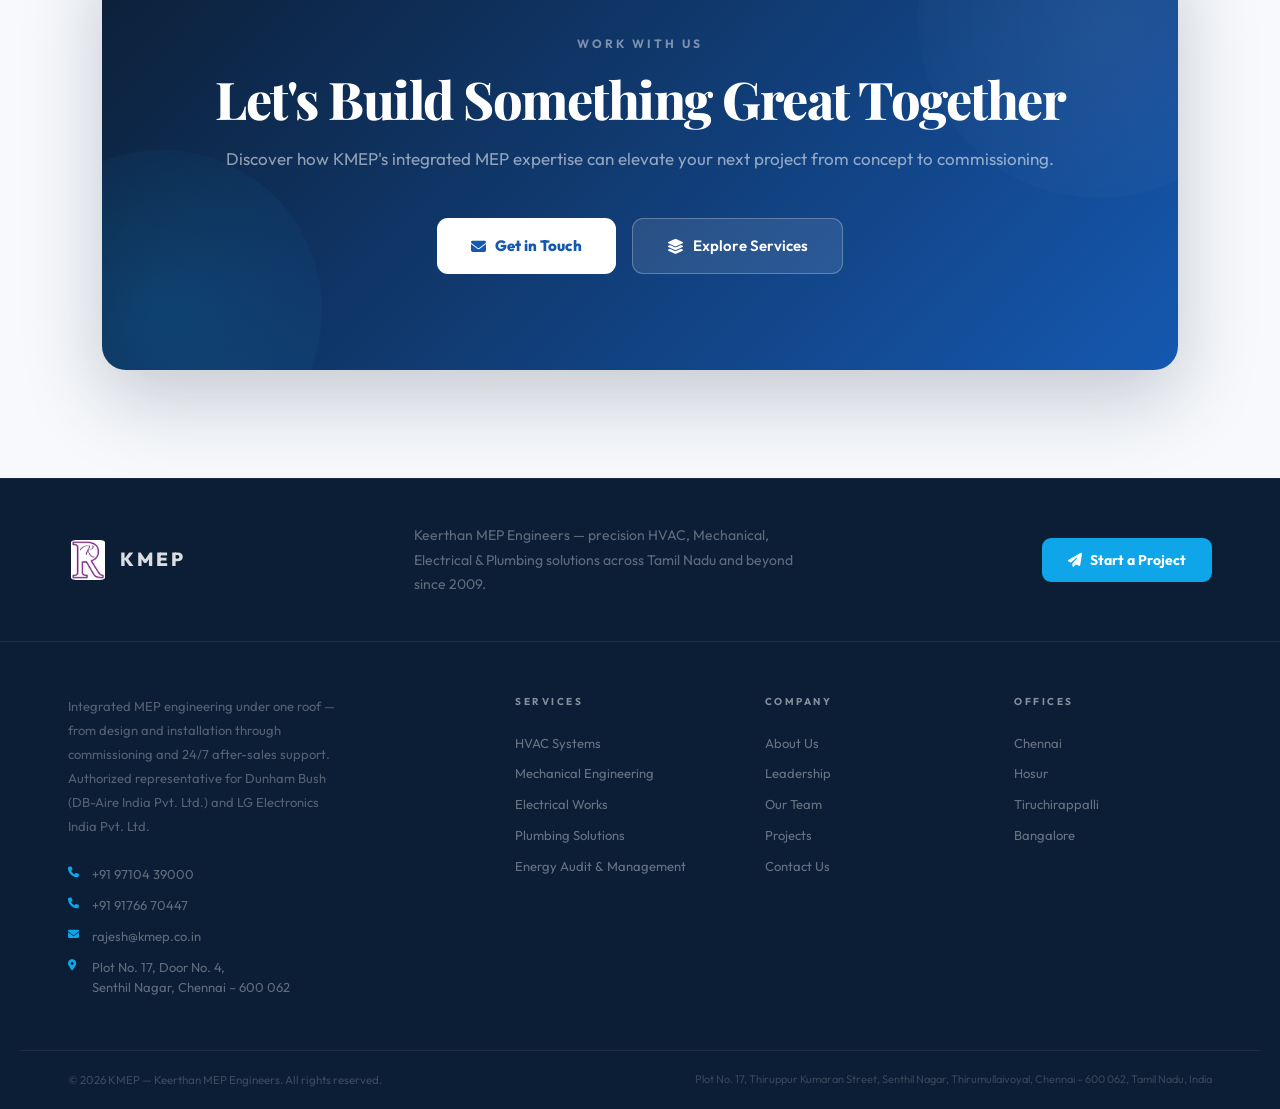
<file: about.html>
<!doctype html>
<html lang="en">
  <head>
    <meta charset="UTF-8" />
    <meta name="viewport" content="width=device-width, initial-scale=1.0" />
    <title>About Us — KMEP | Keerthan MEP Engineers</title>
    <link rel="icon" href="IMAGES/logo.png" />
    <link
      href="https://fonts.googleapis.com/css2?family=Outfit:wght@300;400;500;600;700;800;900&family=Playfair+Display:ital,wght@0,700;0,800;1,700&display=swap"
      rel="stylesheet"
    />
    <link
      rel="stylesheet"
      href="https://cdnjs.cloudflare.com/ajax/libs/font-awesome/6.4.0/css/all.min.css"
    />
    <link rel="stylesheet" href="style.css" />
    <script src="script.js" defer></script>
    <style>
      .page-hero {
        min-height: 56vh;
        padding-bottom: 88px;
      }
      @media (max-width: 860px) {
        .page-hero {
          padding-bottom: 60px;
        }
        .ph-body {
          padding: 0 24px;
        }
      }
      @media (max-width: 480px) {
        .ph-body {
          padding: 0 18px;
        }
      }

      #story {
        padding: 108px 0;
        background: #fff;
      }
      .story-grid {
        display: grid;
        grid-template-columns: 1fr 1fr;
        gap: 96px;
        align-items: center;
      }
      .story-h {
        font-family: "Playfair Display", serif;
        font-size: clamp(30px, 3.8vw, 48px);
        font-weight: 800;
        letter-spacing: -1.5px;
        color: var(--navy);
        line-height: 1.1;
        margin-bottom: 24px;
      }
      .story-h span {
        color: var(--blue2);
      }
      .story-p {
        font-size: 16.5px;
        color: var(--slate);
        line-height: 1.9;
        margin-bottom: 22px;
      }
      .strengths-list {
        display: flex;
        flex-direction: column;
        gap: 13px;
        margin-top: 32px;
      }
      .strength-item {
        display: flex;
        align-items: flex-start;
        gap: 14px;
        padding: 18px 20px;
        border-radius: 12px;
        border: 1.5px solid var(--border);
        background: #fff;
        transition:
          border-color 0.3s,
          box-shadow 0.3s,
          background 0.3s;
      }
      .strength-item:hover {
        border-color: rgba(21, 88, 176, 0.25);
        box-shadow: 0 6px 24px rgba(21, 88, 176, 0.08);
        background: var(--off);
      }
      .si-dot {
        width: 10px;
        height: 10px;
        border-radius: 50%;
        background: linear-gradient(135deg, var(--sky), var(--blue));
        flex-shrink: 0;
        margin-top: 5px;
      }
      .si-text {
        font-size: 15px;
        font-weight: 600;
        color: var(--navy);
        line-height: 1.6;
      }
      .story-visual {
        display: flex;
        flex-direction: column;
        gap: 20px;
      }
      .story-img {
        width: 100%;
        border-radius: 20px;
        overflow: hidden;
        box-shadow: var(--sh2);
        aspect-ratio: 4/3;
        position: relative;
      }
      .story-img::before {
        content: "";
        position: absolute;
        top: 0;
        left: 0;
        right: 0;
        height: 4px;
        z-index: 1;
        background: linear-gradient(
          90deg,
          var(--blue),
          var(--sky),
          var(--teal)
        );
      }
      .story-img img {
        width: 100%;
        height: 100%;
        object-fit: cover;
        display: block;
      }
      .story-stats {
        display: grid;
        grid-template-columns: 1fr 1fr;
        gap: 14px;
      }
      .ss-card {
        background: var(--off2);
        border: 1.5px solid var(--border);
        border-radius: 14px;
        padding: 22px 20px;
        text-align: center;
        transition:
          border-color 0.3s,
          box-shadow 0.3s;
      }
      .ss-card:hover {
        border-color: rgba(21, 88, 176, 0.25);
        box-shadow: 0 6px 24px rgba(21, 88, 176, 0.08);
      }
      .ss-card strong {
        display: block;
        font-family: "Playfair Display", serif;
        font-size: 30px;
        font-weight: 800;
        color: var(--navy);
        line-height: 1;
        margin-bottom: 6px;
      }
      .ss-card span {
        font-size: 10px;
        font-weight: 700;
        letter-spacing: 1.8px;
        text-transform: uppercase;
        color: var(--muted);
      }
      #mission {
        padding: 108px 0;
        background: var(--off);
      }
      .mv-grid {
        display: grid;
        grid-template-columns: 1fr 1fr;
        gap: 24px;
      }
      .mv-card {
        background: #fff;
        border-radius: 20px;
        border: 1.5px solid var(--border);
        padding: 48px 44px;
        position: relative;
        overflow: hidden;
        transition:
          border-color 0.3s,
          transform 0.35s,
          box-shadow 0.35s;
      }
      .mv-card::before {
        content: "";
        position: absolute;
        top: 0;
        left: 0;
        right: 0;
        height: 4px;
        background: linear-gradient(90deg, var(--blue), var(--sky));
        transform: scaleX(0);
        transform-origin: left;
        transition: transform 0.4s;
      }
      .mv-card:hover {
        border-color: rgba(21, 88, 176, 0.22);
        transform: translateY(-6px);
        box-shadow: 0 20px 56px rgba(12, 30, 53, 0.1);
      }
      .mv-card:hover::before {
        transform: scaleX(1);
      }
      .mv-bg {
        position: absolute;
        bottom: -20px;
        right: 10px;
        font-family: "Playfair Display", serif;
        font-size: 140px;
        font-weight: 800;
        color: var(--off2);
        line-height: 1;
        pointer-events: none;
        user-select: none;
        transition: color 0.3s;
      }
      .mv-card:hover .mv-bg {
        color: #dbeafe;
      }
      .mv-ico {
        width: 60px;
        height: 60px;
        border-radius: 16px;
        background: linear-gradient(135deg, #dbeafe, #bfdbfe);
        display: flex;
        align-items: center;
        justify-content: center;
        font-size: 24px;
        color: var(--blue);
        margin-bottom: 28px;
      }
      .mv-card h3 {
        font-family: "Playfair Display", serif;
        font-size: 28px;
        font-weight: 800;
        color: var(--navy);
        letter-spacing: -0.5px;
        margin-bottom: 16px;
      }
      .mv-card p {
        font-size: 16px;
        color: var(--slate);
        line-height: 1.85;
        position: relative;
        z-index: 1;
      }
      #values {
        padding: 108px 0;
      }
      .val-grid {
        display: grid;
        grid-template-columns: repeat(4, 1fr);
        gap: 20px;
      }
      #journey {
        padding: 108px 0;
        background: #fff;
      }
      .tl {
        position: relative;
        max-width: 760px;
        margin: 0 auto;
      }
      .tl::before {
        content: "";
        position: absolute;
        top: 0;
        bottom: 0;
        left: 50%;
        transform: translateX(-50%);
        width: 2px;
        background: linear-gradient(
          to bottom,
          var(--sky),
          var(--blue),
          var(--teal)
        );
        border-radius: 2px;
      }
      .tl-item {
        display: grid;
        grid-template-columns: 1fr 48px 1fr;
        align-items: start;
        margin-bottom: 48px;
        position: relative;
      }
      .tl-item:last-child {
        margin-bottom: 0;
      }
      .tl-card {
        background: var(--off2);
        border: 1.5px solid var(--border);
        border-radius: 14px;
        padding: 24px 26px;
        transition:
          border-color 0.3s,
          box-shadow 0.3s,
          background 0.3s;
      }
      .tl-card:hover {
        border-color: rgba(21, 88, 176, 0.25);
        box-shadow: 0 8px 28px rgba(21, 88, 176, 0.1);
        background: #fff;
      }
      .tl-card h4 {
        font-size: 15px;
        font-weight: 800;
        color: var(--navy);
        margin-bottom: 7px;
      }
      .tl-card p {
        font-size: 13.5px;
        color: var(--slate);
        line-height: 1.65;
      }
      .tl-right .tl-card {
        text-align: right;
      }
      .tl-center {
        display: flex;
        flex-direction: column;
        align-items: center;
        justify-content: flex-start;
        padding-top: 16px;
        position: relative;
        z-index: 1;
      }
      .tl-dot {
        width: 48px;
        height: 48px;
        border-radius: 50%;
        background: #fff;
        border: 2px solid var(--border);
        display: flex;
        align-items: center;
        justify-content: center;
        font-size: 13px;
        font-weight: 800;
        color: var(--blue);
        box-shadow: var(--sh);
        transition:
          border-color 0.3s,
          background 0.3s,
          color 0.3s;
      }
      .tl-item:hover .tl-dot {
        border-color: var(--blue);
        background: var(--blue);
        color: #fff;
      }
      .tl-left {
        padding-right: 32px;
      }
      .tl-right {
        padding-left: 32px;
      }
      .tl-item.flip .tl-left {
        order: 3;
        padding-right: 0;
        padding-left: 32px;
      }
      .tl-item.flip .tl-center {
        order: 2;
      }
      .tl-item.flip .tl-right {
        order: 1;
        padding-left: 0;
        padding-right: 32px;
      }
      .tl-item.flip .tl-right .tl-card {
        text-align: left;
      }
      @media (max-width: 1100px) {
        .story-grid {
          grid-template-columns: 1fr;
          gap: 52px;
        }
        .val-grid {
          grid-template-columns: repeat(2, 1fr);
        }
      }
      @media (max-width: 860px) {
        #story,
        #mission,
        #values,
        #journey {
          padding: 72px 0;
        }
        .mv-grid {
          grid-template-columns: 1fr;
        }
        .val-grid {
          grid-template-columns: repeat(2, 1fr);
        }
        .tl::before {
          left: 24px;
          transform: none;
        }
        .tl-item {
          grid-template-columns: 48px 1fr;
        }
        .tl-item .tl-left {
          display: none;
        }
        .tl-center {
          order: 1;
        }
        .tl-right {
          order: 2;
          padding-left: 20px;
          padding-right: 0;
        }
        .tl-item.flip .tl-left {
          display: none;
        }
        .tl-item.flip .tl-center {
          order: 1;
        }
        .tl-item.flip .tl-right {
          order: 2;
          padding-left: 20px;
          padding-right: 0;
          text-align: left;
        }
        .tl-item.flip .tl-right .tl-card {
          text-align: left;
        }
      }
      @media (max-width: 480px) {
        .val-grid {
          grid-template-columns: 1fr;
        }
        .story-stats {
          grid-template-columns: 1fr 1fr;
        }
      }
    </style>
  </head>
  <body>
    <kmep-header></kmep-header>

    <section class="page-hero" style="min-height: 72vh">
      <div class="ph-grid"></div>
      <div class="ph-glow"></div>
      <div class="ph-body">
        <div class="ph-eyebrow">
          <span class="ph-pulse"></span>Keerthan MEP Engineers — Our Story
        </div>
        <h1 class="ph-h1">Who We Are &amp;<br /><em>Why We Build</em></h1>
        <p class="ph-sub">
          Born in Chennai, grown across Tamil Nadu — KMEP is the integrated MEP
          partner trusted by industry leaders for over a decade of precision
          engineering.
        </p>
        <div
          style="
            display: inline-flex;
            align-items: center;
            gap: 14px;
            background: rgba(255, 255, 255, 0.07);
            border: 1px solid rgba(255, 255, 255, 0.1);
            border-radius: 14px;
            padding: 18px 28px;
            margin-top: 40px;
          "
        >
          <div
            style="
              width: 44px;
              height: 44px;
              border-radius: 11px;
              background: rgba(14, 165, 233, 0.15);
              display: flex;
              align-items: center;
              justify-content: center;
              font-size: 18px;
              color: var(--sky);
              flex-shrink: 0;
            "
          >
            <i class="fas fa-calendar-alt"></i>
          </div>
          <div>
            <strong
              style="
                display: block;
                font-family: &quot;Playfair Display&quot;, serif;
                font-size: 18px;
                color: #fff;
                font-weight: 800;
              "
              >Founded October 22nd, 2009</strong
            ><span
              style="
                font-size: 11px;
                font-weight: 700;
                letter-spacing: 1.5px;
                text-transform: uppercase;
                color: rgba(255, 255, 255, 0.38);
              "
              >Chennai, Tamil Nadu, India</span
            >
          </div>
        </div>
      </div>
    </section>
    <section id="story">
      <div class="wrap">
        <div class="story-grid">
          <div class="rv-l">
            <span class="sec-tag">Our Story</span>
            <h2 class="story-h">
              From Chennai Roots<br />to <span>Regional Excellence</span>
            </h2>
            <p class="story-p">
              Keerthan MEP Engineers (KMEP) stands as your trusted partner in
              MEP engineering solutions, originating in Chennai. Rapidly
              evolving into a dynamic force within the industry, our journey is
              rooted in principles of innovation, precision, and unwavering
              customer commitment.
            </p>
            <p class="story-p">
              From our humble beginnings, we've grown significantly, solidifying
              our position as a respected entity in MEP engineering. The KMEP
              difference lies in our innovative approach, execution precision,
              and a steadfast dedication to exceeding client expectations.
            </p>
            <div class="strengths-list">
              <div class="strength-item">
                <span class="si-dot"></span
                ><span class="si-text"
                  >Design and manufacture of industrial equipment</span
                >
              </div>
              <div class="strength-item">
                <span class="si-dot"></span
                ><span class="si-text"
                  >Management and execution of air conditioning and public works
                  projects</span
                >
              </div>
              <div class="strength-item">
                <span class="si-dot"></span
                ><span class="si-text"
                  >Sourcing, installation, and servicing of technology-based
                  systems</span
                >
              </div>
              <div class="strength-item">
                <span class="si-dot"></span
                ><span class="si-text"
                  >Representation of global technology leaders across diverse
                  industrial sectors</span
                >
              </div>
            </div>
          </div>
          <div class="story-visual rv-r">
            <div class="story-img">
              <img src="IMAGES/bg.png" alt="KMEP Engineering" />
            </div>
            <div class="story-stats">
              <div class="ss-card">
                <strong>15+</strong><span>Years Active</span>
              </div>
              <div class="ss-card">
                <strong>500+</strong><span>Projects Done</span>
              </div>
              <div class="ss-card">
                <strong>50+</strong><span>Clients Served</span>
              </div>
              <div class="ss-card">
                <strong>4</strong><span>City Offices</span>
              </div>
            </div>
          </div>
        </div>
      </div>
    </section>
    <section id="mission">
      <div class="wrap">
        <div class="sec-header rv">
          <p class="sec-tag-c">Purpose &amp; Direction</p>
          <h2 class="display-h" style="font-size: clamp(30px, 4vw, 50px)">
            Mission &amp; Vision
          </h2>
          <p class="sec-sub">
            The principles that guide every project, every decision, and every
            relationship we build.
          </p>
        </div>
        <div class="mv-grid">
          <div class="mv-card rv d1">
            <span class="mv-bg">M</span>
            <div class="mv-ico"><i class="fas fa-bullseye"></i></div>
            <h3>Our Mission</h3>
            <p>
              The customer is the focal point of all decisions related to
              delivering products, services, and experiences. We exist to create
              customer satisfaction, loyalty, and advocacy — on every project,
              at every scale.
            </p>
          </div>
          <div class="mv-card rv d2">
            <span class="mv-bg">V</span>
            <div
              class="mv-ico"
              style="
                background: linear-gradient(135deg, #d1fae5, #a7f3d0);
                color: var(--teal);
              "
            >
              <i class="fas fa-compass"></i>
            </div>
            <h3>Our Vision</h3>
            <p>
              To enhance the experience of our customers by providing quality
              products at market-leading value, whilst ensuring that customer
              satisfaction is at the heart of everything we do — today and for
              generations to come.
            </p>
          </div>
        </div>
      </div>
    </section>
    <section id="values" class="dark-band">
      <div class="wrap">
        <div class="sec-header rv">
          <p class="sec-tag-c">What We Stand For</p>
          <h2
            class="display-h"
            style="font-size: clamp(30px, 4vw, 50px); color: #fff"
          >
            Our Core Values
          </h2>
          <p class="sec-sub" style="color: rgba(255, 255, 255, 0.45)">
            Four principles that shape the way we design, build, and support
            every project we touch.
          </p>
        </div>
        <div class="val-grid">
          <div class="glass-card rv d1">
            <div class="glass-ico"><i class="fas fa-shield-alt"></i></div>
            <h4>Integrity</h4>
            <p>
              Transparent communication and honest delivery at every project
              stage — no surprises.
            </p>
          </div>
          <div class="glass-card rv d2">
            <div class="glass-ico"><i class="fas fa-microscope"></i></div>
            <h4>Precision</h4>
            <p>
              Every system we design is engineered to exact specification,
              tested, and verified before handover.
            </p>
          </div>
          <div class="glass-card rv d3">
            <div class="glass-ico"><i class="fas fa-leaf"></i></div>
            <h4>Sustainability</h4>
            <p>
              Energy-efficient design and responsible resource use built into
              every solution from day one.
            </p>
          </div>
          <div class="glass-card rv d4">
            <div class="glass-ico"><i class="fas fa-handshake"></i></div>
            <h4>Partnership</h4>
            <p>
              Long-term relationships built on trust, responsiveness, and 24/7
              after-sales commitment.
            </p>
          </div>
        </div>
      </div>
    </section>
    <section id="journey">
      <div class="wrap">
        <div class="journey-header sec-header rv">
          <span class="sec-tag">Our Growth</span>
          <h2 class="display-h" style="font-size: clamp(30px, 4vw, 50px)">
            The KMEP Journey
          </h2>
          <p class="sec-sub">
            Key milestones that have shaped who we are and where we are headed
            next.
          </p>
        </div>
        <div class="tl">
          <div class="tl-item rv">
            <div class="tl-left"></div>
            <div class="tl-center"><div class="tl-dot">09</div></div>
            <div class="tl-right">
              <div class="tl-card">
                <h4>Founded in Chennai</h4>
                <p>
                  KMEP was established with a vision to deliver integrated MEP
                  solutions with precision and accountability.
                </p>
              </div>
            </div>
          </div>
          <div class="tl-item flip rv">
            <div class="tl-left">
              <div class="tl-card">
                <h4>First Major Projects</h4>
                <p>
                  Delivered landmark HVAC and Mechanical projects for prominent
                  commercial clients across Tamil Nadu.
                </p>
              </div>
            </div>
            <div class="tl-center"><div class="tl-dot">12</div></div>
            <div class="tl-right"></div>
          </div>
          <div class="tl-item rv">
            <div class="tl-left"></div>
            <div class="tl-center"><div class="tl-dot">16</div></div>
            <div class="tl-right">
              <div class="tl-card">
                <h4>Authorized Representative</h4>
                <p>
                  Became an authorized representative for Dunham Bush and LG
                  Electronics, expanding product capability.
                </p>
              </div>
            </div>
          </div>
          <div class="tl-item flip rv">
            <div class="tl-left">
              <div class="tl-card">
                <h4>Multi-City Expansion</h4>
                <p>
                  Opened offices in Hosur, Tiruchirappalli, and Bangalore —
                  extending KMEP's reach beyond Chennai.
                </p>
              </div>
            </div>
            <div class="tl-center"><div class="tl-dot">20</div></div>
            <div class="tl-right"></div>
          </div>
          <div class="tl-item rv">
            <div class="tl-left"></div>
            <div class="tl-center"><div class="tl-dot">24</div></div>
            <div class="tl-right">
              <div class="tl-card">
                <h4>500+ Projects Milestone</h4>
                <p>
                  Surpassed 500 delivered projects with 50+ long-term client
                  relationships across retail, healthcare, and industry.
                </p>
              </div>
            </div>
          </div>
        </div>
      </div>
    </section>
    <section style="padding: 108px 0; background: var(--off)">
      <div class="wrap">
        <div class="cta-box rv">
          <p class="cta-tag">Work With Us</p>
          <h2 class="display-h cta-h">Let's Build Something Great Together</h2>
          <p class="cta-p">
            Discover how KMEP's integrated MEP expertise can elevate your next
            project from concept to commissioning.
          </p>
          <div class="cta-btns">
            <a href="contact-us.html" class="cta-btn1"
              ><i class="fas fa-envelope"></i> Get in Touch</a
            ><a href="services.html" class="cta-btn2"
              ><i class="fas fa-layer-group"></i> Explore Services</a
            >
          </div>
        </div>
      </div>
    </section>

    <kmep-footer></kmep-footer>
  </body>
</html>
</file>
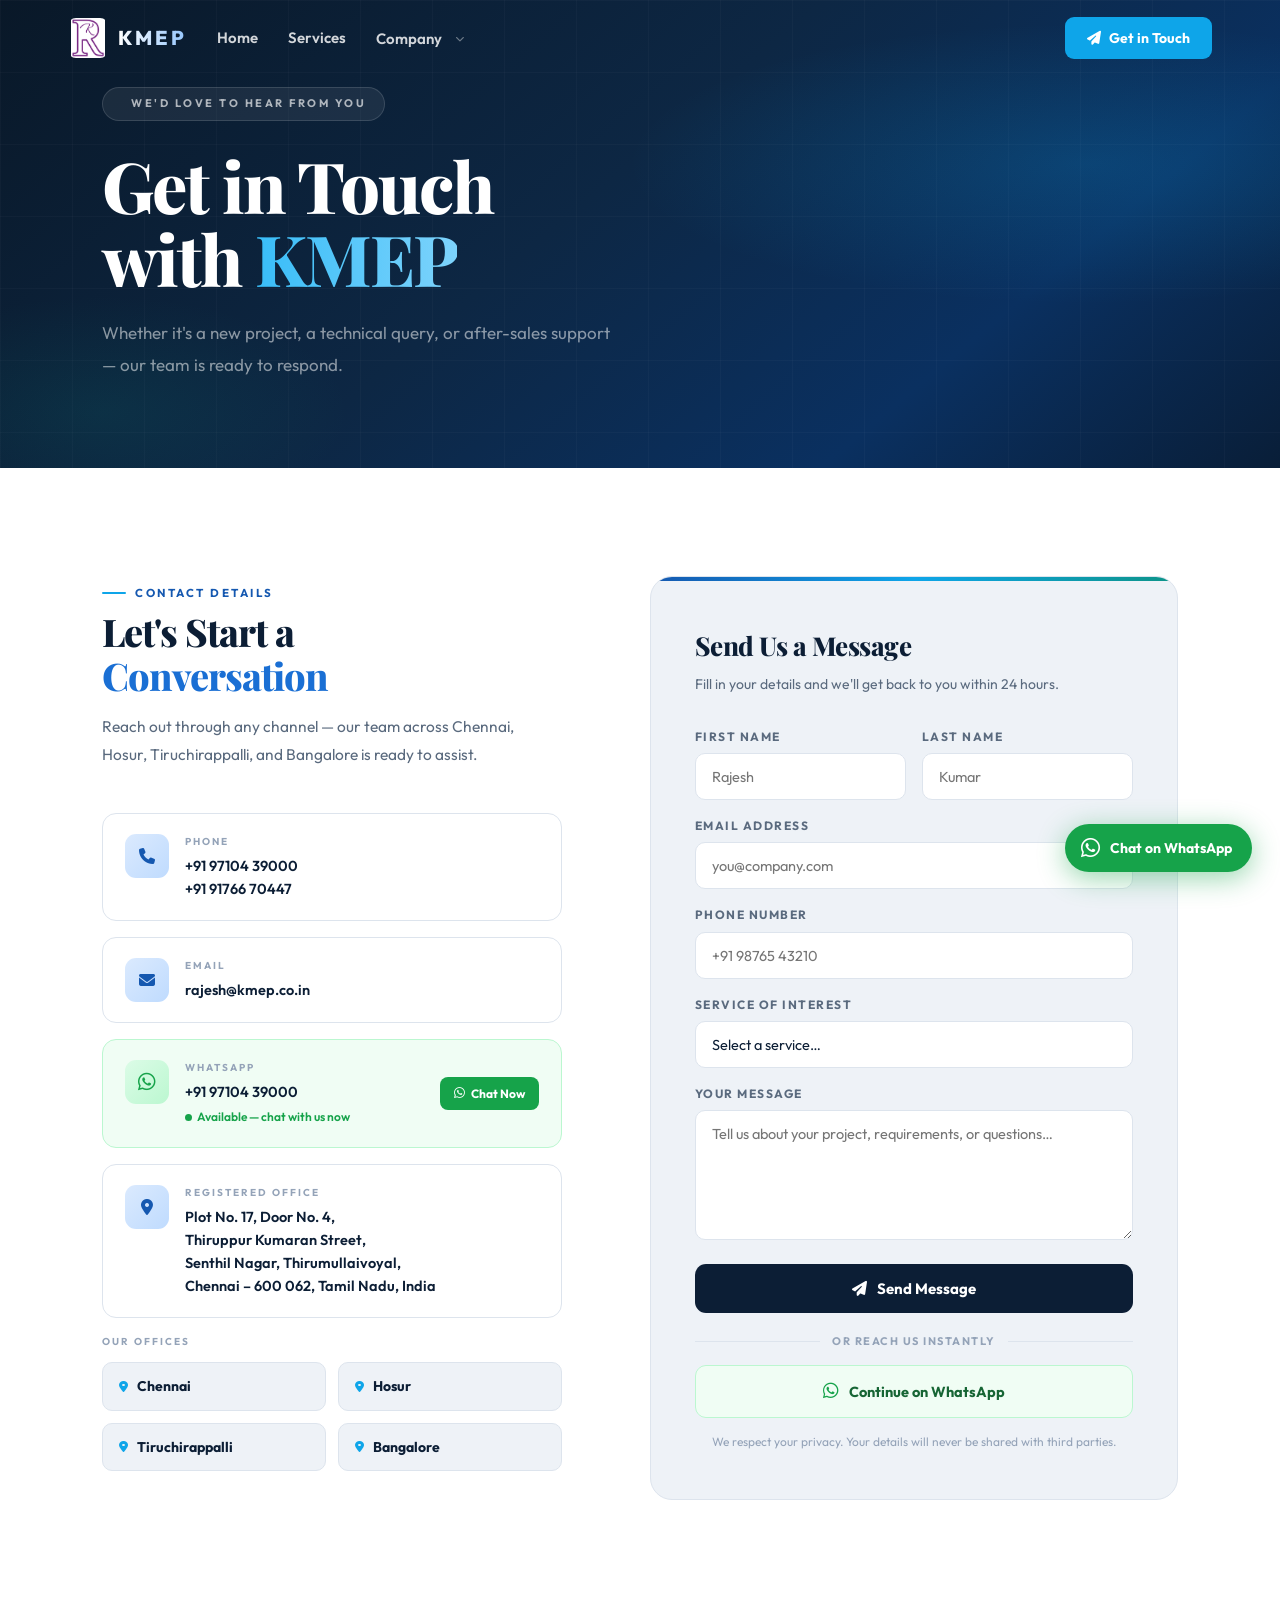
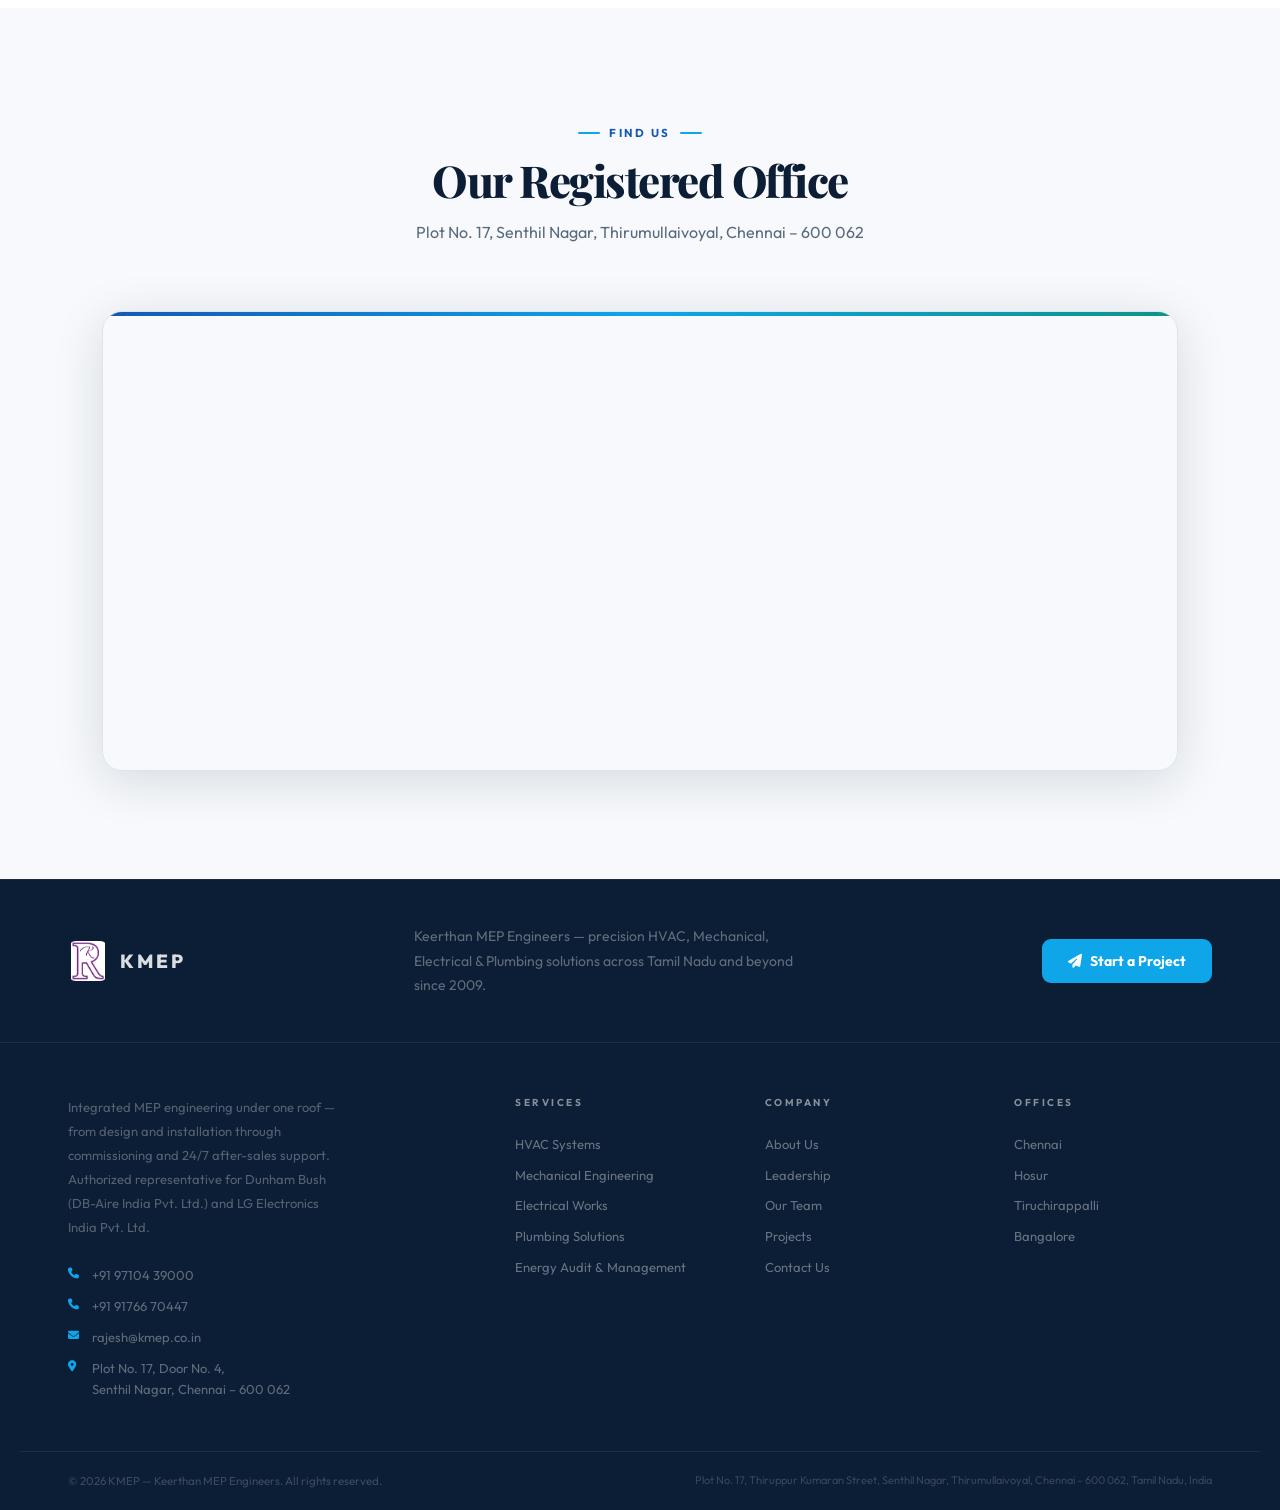
<file: contact-us.html>
<!doctype html>
<html lang="en">
  <head>
    <meta charset="UTF-8" />
    <meta name="viewport" content="width=device-width, initial-scale=1.0" />
    <title>Contact Us — KMEP | Keerthan MEP Engineers</title>
    <link rel="icon" href="IMAGES/logo.png" />
    <link
      href="https://fonts.googleapis.com/css2?family=Outfit:wght@300;400;500;600;700;800;900&family=Playfair+Display:ital,wght@0,700;0,800;1,700&display=swap"
      rel="stylesheet"
    />
    <link
      rel="stylesheet"
      href="https://cdnjs.cloudflare.com/ajax/libs/font-awesome/6.4.0/css/all.min.css"
    />
    <link rel="stylesheet" href="style.css" />
    <script src="script.js" defer></script>

    <style>
      .page-hero {
        min-height: 56vh;
        padding-bottom: 88px;
      }

      #contact-main {
        padding: 108px 0;
        background: #fff;
      }
      .contact-grid {
        display: grid;
        grid-template-columns: 1fr 1.15fr;
        gap: 88px;
        align-items: start;
      }
      .contact-info {
        display: flex;
        flex-direction: column;
        gap: 16px;
      }

      .ci-label {
        display: inline-flex;
        align-items: center;
        gap: 9px;
        font-size: 11.5px;
        font-weight: 700;
        letter-spacing: 2.5px;
        text-transform: uppercase;
        color: var(--blue);
        margin-bottom: 8px;
      }
      .ci-label::before {
        content: "";
        display: block;
        width: 24px;
        height: 2px;
        background: var(--sky);
        border-radius: 2px;
        flex-shrink: 0;
      }
      .ci-h {
        font-family: "Playfair Display", serif;
        font-size: clamp(26px, 3vw, 38px);
        font-weight: 800;
        letter-spacing: -1px;
        color: var(--navy);
        line-height: 1.15;
        margin-bottom: 14px;
      }
      .ci-h span {
        color: var(--blue2);
      }
      .ci-intro {
        font-size: 15.5px;
        color: var(--slate);
        line-height: 1.85;
        margin-bottom: 28px;
      }

      .ci-card {
        display: flex;
        gap: 16px;
        align-items: flex-start;
        padding: 20px 22px;
        border-radius: 14px;
        border: 1.5px solid var(--border);
        background: #fff;
        transition:
          border-color 0.3s,
          box-shadow 0.3s,
          background 0.3s;
      }
      .ci-card:hover {
        border-color: rgba(21, 88, 176, 0.25);
        box-shadow: 0 6px 24px rgba(21, 88, 176, 0.09);
        background: var(--off);
      }
      .ci-ico {
        width: 44px;
        height: 44px;
        border-radius: 11px;
        flex-shrink: 0;
        background: linear-gradient(135deg, #dbeafe, #bfdbfe);
        display: flex;
        align-items: center;
        justify-content: center;
        font-size: 16px;
        color: var(--blue);
      }
      .ci-card-label {
        font-size: 10px;
        font-weight: 700;
        letter-spacing: 2px;
        text-transform: uppercase;
        color: var(--muted);
        margin-bottom: 4px;
      }
      .ci-card-val {
        font-size: 14.5px;
        font-weight: 600;
        color: var(--navy);
        line-height: 1.6;
      }
      .ci-card-val a {
        transition: color 0.2s;
      }
      .ci-card-val a:hover {
        color: var(--blue2);
      }

      /* ── WHATSAPP CARD ──────────────────────────────────────── */
      .wa-card {
        text-decoration: none;
        border-color: #bbf7d0 !important;
        background: #f0fdf4 !important;
        transition:
          border-color 0.3s,
          box-shadow 0.3s,
          transform 0.2s !important;
      }
      .wa-card:hover {
        border-color: #16a34a !important;
        box-shadow: 0 6px 24px rgba(22, 163, 74, 0.18) !important;
        transform: translateY(-2px);
        background: #dcfce7 !important;
      }
      .wa-ico {
        background: linear-gradient(135deg, #dcfce7, #bbf7d0) !important;
        color: #16a34a !important;
        font-size: 20px !important;
      }
      .wa-status {
        font-size: 12px;
        font-weight: 600;
        color: #16a34a;
        display: flex;
        align-items: center;
        gap: 5px;
        margin-top: 4px;
      }
      .wa-status::before {
        content: "";
        width: 7px;
        height: 7px;
        border-radius: 50%;
        background: #16a34a;
        flex-shrink: 0;
        animation: wapulse 2s ease infinite;
      }
      @keyframes wapulse {
        0%,
        100% {
          opacity: 1;
          box-shadow: 0 0 0 0 rgba(22, 163, 74, 0.4);
        }
        50% {
          opacity: 0.7;
          box-shadow: 0 0 0 5px rgba(22, 163, 74, 0);
        }
      }
      .wa-btn {
        display: inline-flex;
        align-items: center;
        gap: 6px;
        background: #16a34a;
        color: #fff;
        font-size: 12px;
        font-weight: 700;
        padding: 7px 14px;
        border-radius: 8px;
        white-space: nowrap;
        flex-shrink: 0;
        align-self: center;
      }

      .offices-grid {
        display: grid;
        grid-template-columns: 1fr 1fr;
        gap: 12px;
        margin-top: 4px;
      }
      .office-chip {
        display: flex;
        align-items: center;
        gap: 9px;
        padding: 12px 16px;
        border-radius: 10px;
        background: var(--off2);
        border: 1.5px solid var(--border);
        font-size: 14px;
        font-weight: 700;
        color: var(--navy);
        transition:
          border-color 0.25s,
          box-shadow 0.25s,
          color 0.25s;
        text-decoration: none;
      }
      .office-chip:hover {
        border-color: var(--blue);
        box-shadow: 0 4px 14px rgba(21, 88, 176, 0.1);
        color: var(--blue);
      }
      .office-chip i {
        color: var(--sky);
        font-size: 12px;
        flex-shrink: 0;
      }

      /* ── FORM ───────────────────────────────────────────────── */
      .form-wrap {
        background: var(--off2);
        border: 1.5px solid var(--border);
        border-radius: 22px;
        padding: 48px 44px;
        position: relative;
        overflow: hidden;
      }
      .form-wrap::before {
        content: "";
        position: absolute;
        top: 0;
        left: 0;
        right: 0;
        height: 4px;
        background: linear-gradient(
          90deg,
          var(--blue),
          var(--sky),
          var(--teal)
        );
      }
      .form-title {
        font-family: "Playfair Display", serif;
        font-size: 26px;
        font-weight: 800;
        color: var(--navy);
        letter-spacing: -0.5px;
        margin-bottom: 6px;
      }
      .form-sub {
        font-size: 14px;
        color: var(--slate);
        margin-bottom: 32px;
      }
      .form-row {
        display: grid;
        grid-template-columns: 1fr 1fr;
        gap: 16px;
        margin-bottom: 16px;
      }
      .form-group {
        display: flex;
        flex-direction: column;
        gap: 7px;
        margin-bottom: 16px;
      }
      .form-group.half {
        margin-bottom: 0;
      }
      .form-group label {
        font-size: 12px;
        font-weight: 700;
        letter-spacing: 1.5px;
        text-transform: uppercase;
        color: var(--slate);
      }
      .form-group input,
      .form-group select,
      .form-group textarea {
        width: 100%;
        padding: 13px 16px;
        border-radius: 10px;
        border: 1.5px solid var(--border);
        background: #fff;
        font-family: "Outfit", sans-serif;
        font-size: 14.5px;
        color: var(--navy);
        outline: none;
        transition:
          border-color 0.25s,
          box-shadow 0.25s;
        -webkit-appearance: none;
      }
      .form-group input:focus,
      .form-group select:focus,
      .form-group textarea:focus {
        border-color: var(--blue);
        box-shadow: 0 0 0 3px rgba(21, 88, 176, 0.1);
      }
      .form-group textarea {
        resize: vertical;
        min-height: 130px;
      }
      .form-submit {
        display: inline-flex;
        align-items: center;
        gap: 10px;
        background: var(--navy);
        color: #fff;
        padding: 15px 36px;
        border-radius: 11px;
        font-family: "Outfit", sans-serif;
        font-size: 15px;
        font-weight: 700;
        border: none;
        cursor: pointer;
        width: 100%;
        justify-content: center;
        margin-top: 8px;
        transition:
          background 0.2s,
          transform 0.2s,
          box-shadow 0.2s;
      }
      .form-submit:hover {
        background: var(--blue2);
        transform: translateY(-2px);
        box-shadow: 0 10px 28px rgba(12, 30, 53, 0.18);
      }

      /* OR divider */
      .form-or {
        display: flex;
        align-items: center;
        gap: 12px;
        margin: 20px 0 14px;
      }
      .form-or span {
        font-size: 11px;
        font-weight: 700;
        letter-spacing: 1.5px;
        text-transform: uppercase;
        color: var(--muted);
        flex-shrink: 0;
      }
      .form-or::before,
      .form-or::after {
        content: "";
        flex: 1;
        height: 1px;
        background: var(--border);
      }

      /* WhatsApp CTA inside form */
      .form-wa-cta {
        display: flex;
        align-items: center;
        gap: 10px;
        background: #f0fdf4;
        border: 1.5px solid #bbf7d0;
        color: #166534;
        padding: 14px 20px;
        border-radius: 11px;
        font-family: "Outfit", sans-serif;
        font-size: 14.5px;
        font-weight: 700;
        text-decoration: none;
        justify-content: center;
        transition:
          background 0.2s,
          border-color 0.2s,
          transform 0.2s;
      }
      .form-wa-cta:hover {
        background: #dcfce7;
        border-color: #16a34a;
        transform: translateY(-2px);
      }
      .form-wa-cta i {
        font-size: 18px;
        color: #16a34a;
      }

      .form-note {
        font-size: 12px;
        color: var(--muted);
        text-align: center;
        margin-top: 14px;
        line-height: 1.6;
      }

      /* ── MAP ────────────────────────────────────────────────── */
      #map-section {
        background: var(--off);
        padding: 108px 0;
      }
      .map-frame {
        width: 100%;
        border-radius: 20px;
        overflow: hidden;
        box-shadow: var(--sh2);
        border: 1.5px solid var(--border);
        height: 460px;
        position: relative;
      }
      .map-frame::before {
        content: "";
        position: absolute;
        top: 0;
        left: 0;
        right: 0;
        height: 4px;
        z-index: 1;
        background: linear-gradient(
          90deg,
          var(--blue),
          var(--sky),
          var(--teal)
        );
      }
      .map-frame iframe {
        width: 100%;
        height: 100%;
        border: none;
        display: block;
      }

      /* ── FLOATING WHATSAPP BUTTON ───────────────────────────── */
      .wa-float {
        position: fixed;
        bottom: 28px;
        right: 28px;
        z-index: 990;
        display: flex;
        align-items: center;
        gap: 10px;
        background: #16a34a;
        color: #fff;
        padding: 13px 20px 13px 16px;
        border-radius: 50px;
        font-size: 14px;
        font-weight: 700;
        text-decoration: none;
        box-shadow: 0 6px 28px rgba(22, 163, 74, 0.45);
        transition:
          transform 0.2s,
          box-shadow 0.2s;
      }
      .wa-float:hover {
        transform: translateY(-3px);
        box-shadow: 0 12px 36px rgba(22, 163, 74, 0.55);
      }
      .wa-float i {
        font-size: 22px;
        flex-shrink: 0;
      }
      .wa-float-label {
        white-space: nowrap;
      }
      /* pulse ring */
      .wa-float::before {
        content: "";
        position: absolute;
        inset: 0;
        border-radius: inherit;
        animation: waring 2.8s ease infinite;
      }
      @keyframes waring {
        0% {
          box-shadow: 0 0 0 0 rgba(22, 163, 74, 0.55);
        }
        70% {
          box-shadow: 0 0 0 14px rgba(22, 163, 74, 0);
        }
        100% {
          box-shadow: 0 0 0 0 rgba(22, 163, 74, 0);
        }
      }

      /* ── RESPONSIVE ─────────────────────────────────────────── */
      @media (max-width: 1100px) {
        .contact-grid {
          grid-template-columns: 1fr;
          gap: 52px;
        }
      }
      @media (max-width: 860px) {
        .page-hero {
          padding-bottom: 60px;
        }
        #contact-main,
        #map-section {
          padding: 72px 0;
        }
        .form-wrap {
          padding: 32px 24px;
        }
        .form-row {
          grid-template-columns: 1fr;
        }
        .map-frame {
          height: 340px;
        }
        .wa-float-label {
          display: none;
        }
        .wa-float {
          padding: 14px;
          border-radius: 50%;
        }
      }
      @media (max-width: 480px) {
        .offices-grid {
          grid-template-columns: 1fr;
        }
        .form-wrap {
          padding: 28px 18px;
        }
        .map-frame {
          height: 280px;
        }
        .wa-float {
          bottom: 20px;
          right: 20px;
        }
      }
    </style>
  </head>
  <body>
    <kmep-header></kmep-header>

    <!-- FLOATING WHATSAPP BUTTON -->
    <a
      class="wa-float"
      href="https://wa.me/919710439000?text=Hi%20KMEP%2C%20I%27d%20like%20to%20enquire%20about%20your%20MEP%20services."
      target="_blank"
      rel="noopener"
      aria-label="Chat on WhatsApp"
    >
      <i class="fab fa-whatsapp"></i>
      <span class="wa-float-label">Chat on WhatsApp</span>
    </a>

    <!-- HERO -->
    <section class="page-hero" style="min-height: 52vh">
      <div class="ph-grid"></div>
      <div class="ph-glow"></div>
      <div class="ph-body">
        <div class="ph-eyebrow">
          <span class="ph-dot"></span> We'd Love to Hear From You
        </div>
        <h1 class="ph-h1">Get in Touch<br />with <em>KMEP</em></h1>
        <p class="ph-sub">
          Whether it's a new project, a technical query, or after-sales support
          — our team is ready to respond.
        </p>
      </div>
    </section>

    <!-- CONTACT MAIN -->
    <section id="contact-main">
      <div class="wrap">
        <div class="contact-grid">
          <!-- LEFT: INFO -->
          <div class="contact-info rv-l">
            <div>
              <span class="ci-label">Contact Details</span>
              <h2 class="ci-h">Let's Start a<br /><span>Conversation</span></h2>
              <p class="ci-intro">
                Reach out through any channel — our team across Chennai, Hosur,
                Tiruchirappalli, and Bangalore is ready to assist.
              </p>
            </div>

            <div class="ci-card">
              <div class="ci-ico"><i class="fas fa-phone"></i></div>
              <div>
                <p class="ci-card-label">Phone</p>
                <div class="ci-card-val">
                  <a href="tel:+919710439000">+91 97104 39000</a><br />
                  <a href="tel:+919176670447">+91 91766 70447</a>
                </div>
              </div>
            </div>

            <div class="ci-card">
              <div class="ci-ico"><i class="fas fa-envelope"></i></div>
              <div>
                <p class="ci-card-label">Email</p>
                <div class="ci-card-val">
                  <a href="mailto:rajesh@kmep.co.in">rajesh@kmep.co.in</a>
                </div>
              </div>
            </div>

            <!-- WHATSAPP CARD -->
            <a
              class="ci-card wa-card"
              href="https://wa.me/919710439000?text=Hi%20KMEP%2C%20I%27d%20like%20to%20enquire%20about%20your%20MEP%20services."
              target="_blank"
              rel="noopener"
            >
              <div class="ci-ico wa-ico"><i class="fab fa-whatsapp"></i></div>
              <div style="flex: 1">
                <p class="ci-card-label">WhatsApp</p>
                <div class="ci-card-val" style="color: var(--navy)">
                  +91 97104 39000
                  <div class="wa-status">Available — chat with us now</div>
                </div>
              </div>
              <span class="wa-btn"
                ><i class="fab fa-whatsapp"></i> Chat Now</span
              >
            </a>

            <div class="ci-card">
              <div class="ci-ico"><i class="fas fa-map-marker-alt"></i></div>
              <div>
                <p class="ci-card-label">Registered Office</p>
                <div class="ci-card-val">
                  Plot No. 17, Door No. 4,<br />
                  Thiruppur Kumaran Street,<br />
                  Senthil Nagar, Thirumullaivoyal,<br />
                  Chennai – 600 062, Tamil Nadu, India
                </div>
              </div>
            </div>

            <div>
              <p
                style="
                  font-size: 10px;
                  font-weight: 700;
                  letter-spacing: 2px;
                  text-transform: uppercase;
                  color: var(--muted);
                  margin-bottom: 12px;
                "
              >
                Our Offices
              </p>
              <div class="offices-grid">
                <a
                  class="office-chip"
                  href="https://maps.app.goo.gl/ijvwbweYxeWVsLsS6"
                  target="_blank"
                  rel="noopener"
                  ><i class="fas fa-location-dot"></i> Chennai</a
                >
                <a
                  class="office-chip"
                  href="https://maps.app.goo.gl/ijvwbweYxeWVsLsS6"
                  target="_blank"
                  rel="noopener"
                  ><i class="fas fa-location-dot"></i> Hosur</a
                >
                <a
                  class="office-chip"
                  href="https://maps.app.goo.gl/ijvwbweYxeWVsLsS6"
                  target="_blank"
                  rel="noopener"
                  ><i class="fas fa-location-dot"></i> Tiruchirappalli</a
                >
                <a
                  class="office-chip"
                  href="https://maps.app.goo.gl/ijvwbweYxeWVsLsS6"
                  target="_blank"
                  rel="noopener"
                  ><i class="fas fa-location-dot"></i> Bangalore</a
                >
              </div>
            </div>
          </div>

          <!-- RIGHT: FORM -->
          <div class="form-wrap rv-r">
            <h3 class="form-title">Send Us a Message</h3>
            <p class="form-sub">
              Fill in your details and we'll get back to you within 24 hours.
            </p>

            <form action="#" method="POST" onsubmit="handleSubmit(event)">
              <div class="form-row">
                <div class="form-group half">
                  <label for="fname">First Name</label>
                  <input
                    type="text"
                    id="fname"
                    name="fname"
                    placeholder="Rajesh"
                    required
                  />
                </div>
                <div class="form-group half">
                  <label for="lname">Last Name</label>
                  <input
                    type="text"
                    id="lname"
                    name="lname"
                    placeholder="Kumar"
                    required
                  />
                </div>
              </div>
              <div class="form-group">
                <label for="email">Email Address</label>
                <input
                  type="email"
                  id="email"
                  name="email"
                  placeholder="you@company.com"
                  required
                />
              </div>
              <div class="form-group">
                <label for="phone">Phone Number</label>
                <input
                  type="tel"
                  id="phone"
                  name="phone"
                  placeholder="+91 98765 43210"
                />
              </div>
              <div class="form-group">
                <label for="service">Service of Interest</label>
                <select id="service" name="service">
                  <option value="" disabled selected>Select a service…</option>
                  <option>HVAC Systems</option>
                  <option>Mechanical Engineering</option>
                  <option>Electrical Works</option>
                  <option>Plumbing Solutions</option>
                  <option>Energy Audit &amp; Management</option>
                  <option>After-Sales Support</option>
                  <option>Other</option>
                </select>
              </div>
              <div class="form-group">
                <label for="message">Your Message</label>
                <textarea
                  id="message"
                  name="message"
                  placeholder="Tell us about your project, requirements, or questions…"
                  required
                ></textarea>
              </div>

              <button type="submit" class="form-submit">
                <i class="fas fa-paper-plane"></i> Send Message
              </button>

              <div class="form-or"><span>or reach us instantly</span></div>

              <a
                class="form-wa-cta"
                href="https://wa.me/918122687009?text=Hi%20KMEP%2C%20I%27d%20like%20to%20enquire%20about%20your%20MEP%20services."
                target="_blank"
                rel="noopener"
              >
                <i class="fab fa-whatsapp"></i> Continue on WhatsApp
              </a>

              <p class="form-note">
                We respect your privacy. Your details will never be shared with
                third parties.
              </p>
            </form>
          </div>
        </div>
      </div>
    </section>

    <!-- MAP -->
    <section id="map-section">
      <div class="wrap">
        <div class="sec-header rv">
          <p class="sec-tag-c">Find Us</p>
          <h2 class="display-h" style="font-size: clamp(28px, 3.5vw, 44px)">
            Our Registered Office
          </h2>
          <p class="sec-sub">
            Plot No. 17, Senthil Nagar, Thirumullaivoyal, Chennai – 600 062
          </p>
        </div>
        <div class="map-frame rv">
          <iframe
            src="https://www.google.com/maps/embed?pb=!1m18!1m12!1m3!1d3885.1!2d80.1338!3d13.1227!2m3!1f0!2f0!3f0!3m2!1i1024!2i768!4f13.1!3m3!1m2!1s0x0%3A0x0!2zMTPCsDA3JzIxLjciTiA4MMKwMDgnMDEuNyJF!5e0!3m2!1sen!2sin!4v1680000000000!5m2!1sen!2sin"
            allowfullscreen=""
            loading="lazy"
            referrerpolicy="no-referrer-when-downgrade"
            title="KMEP Office Location"
          >
          </iframe>
        </div>
      </div>
    </section>

    <kmep-footer></kmep-footer>
  </body>
</html>
</file>
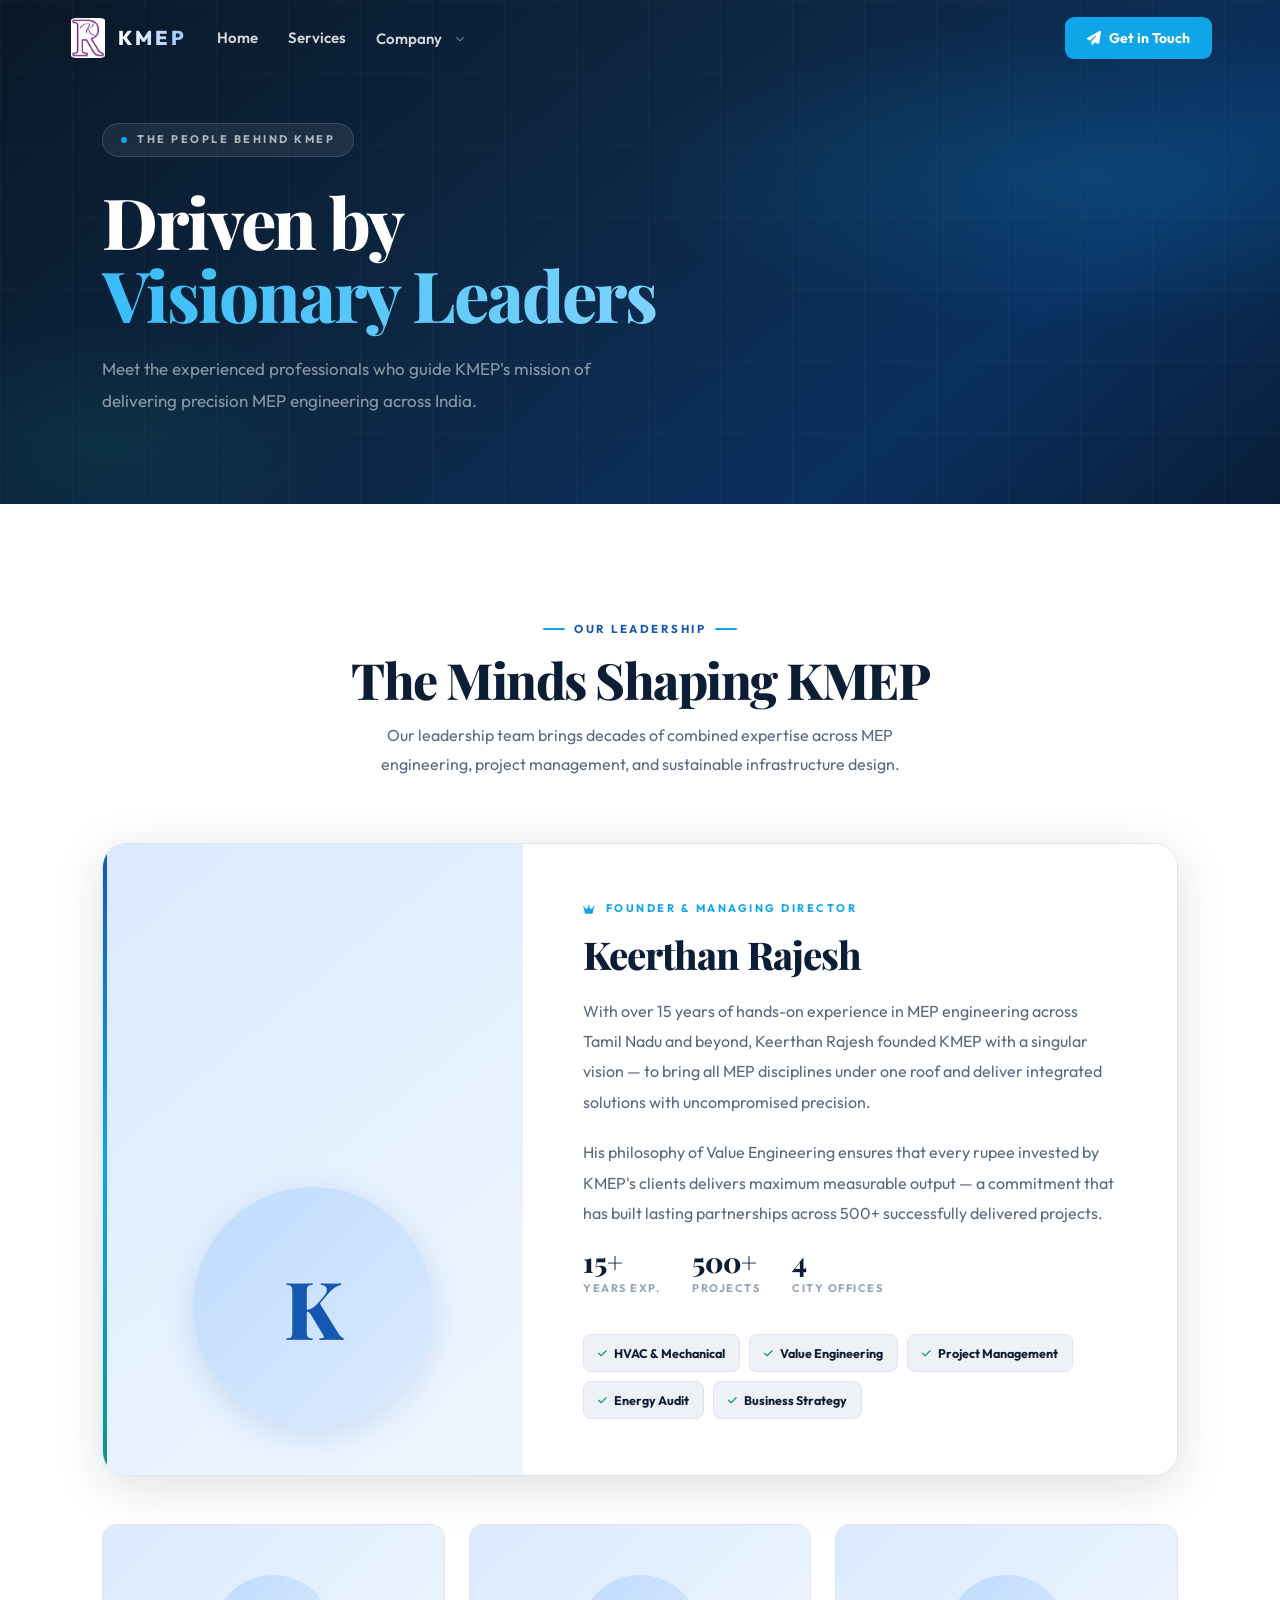
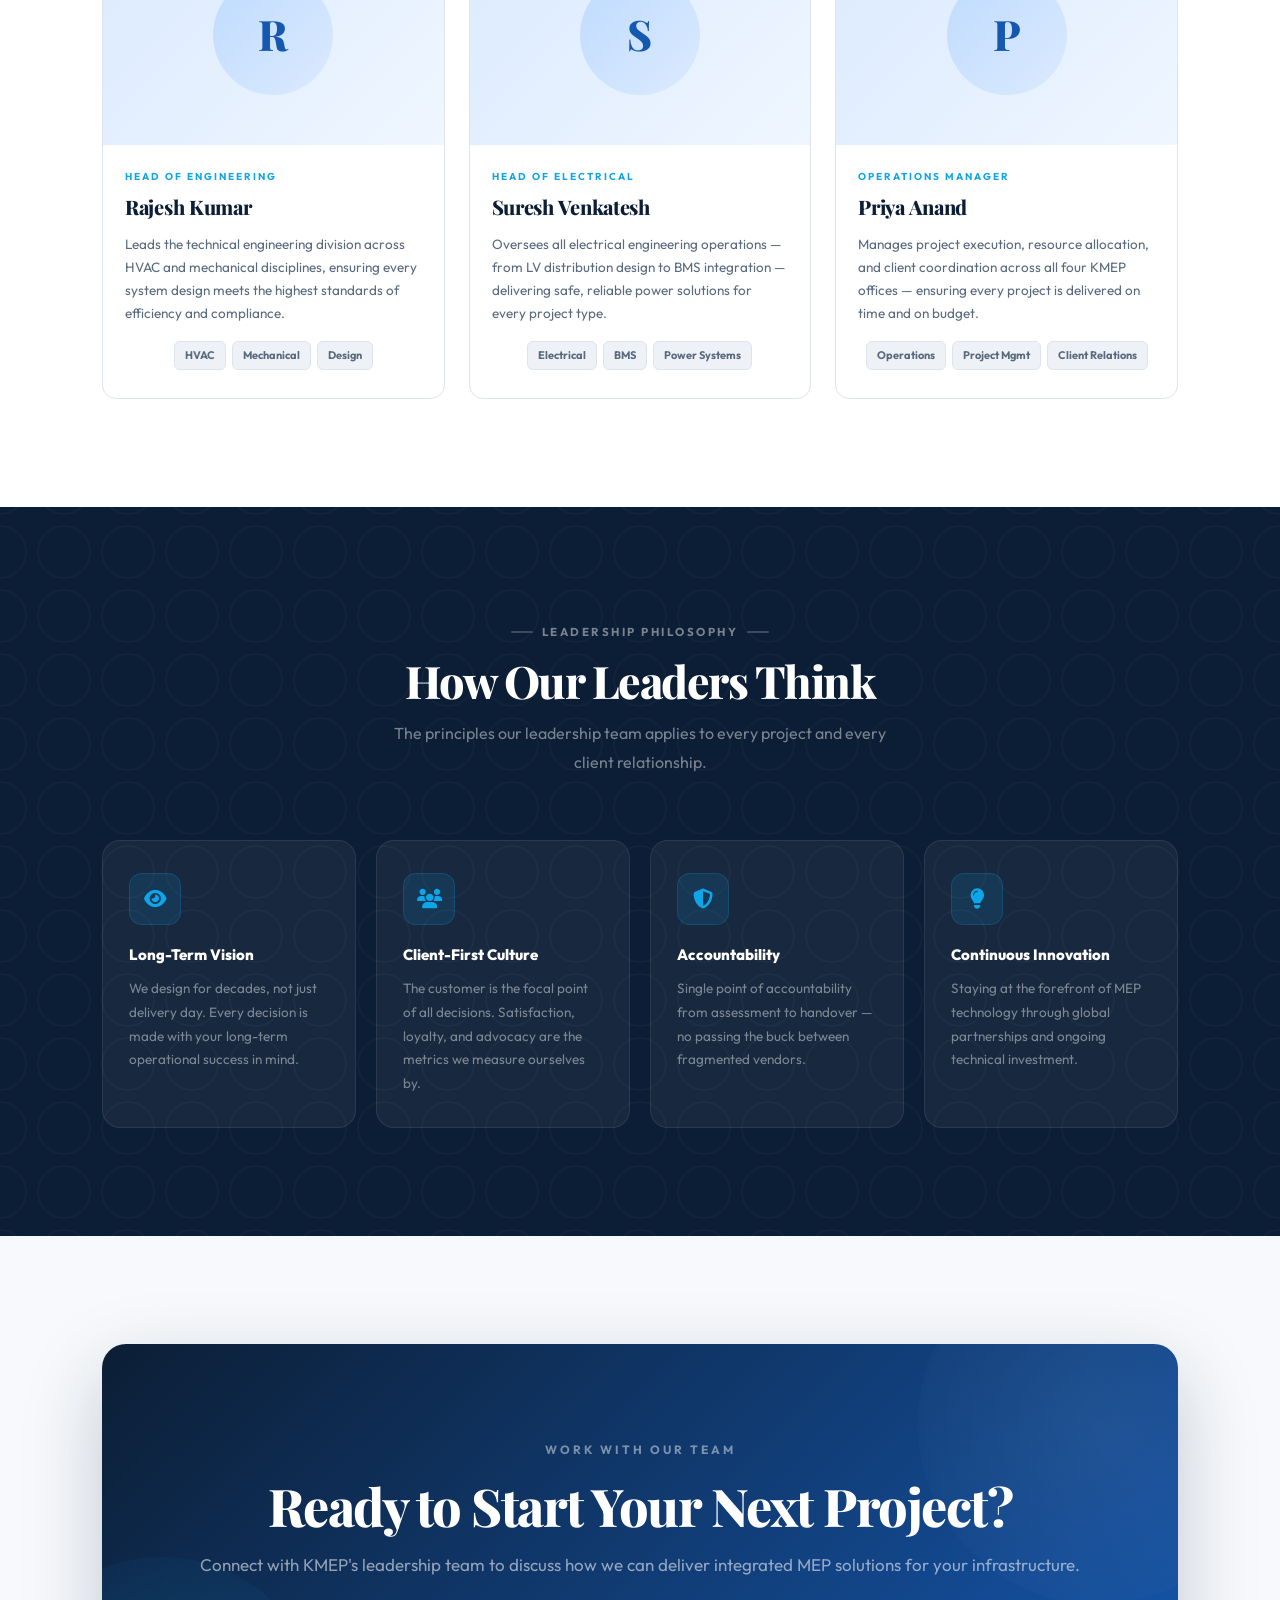
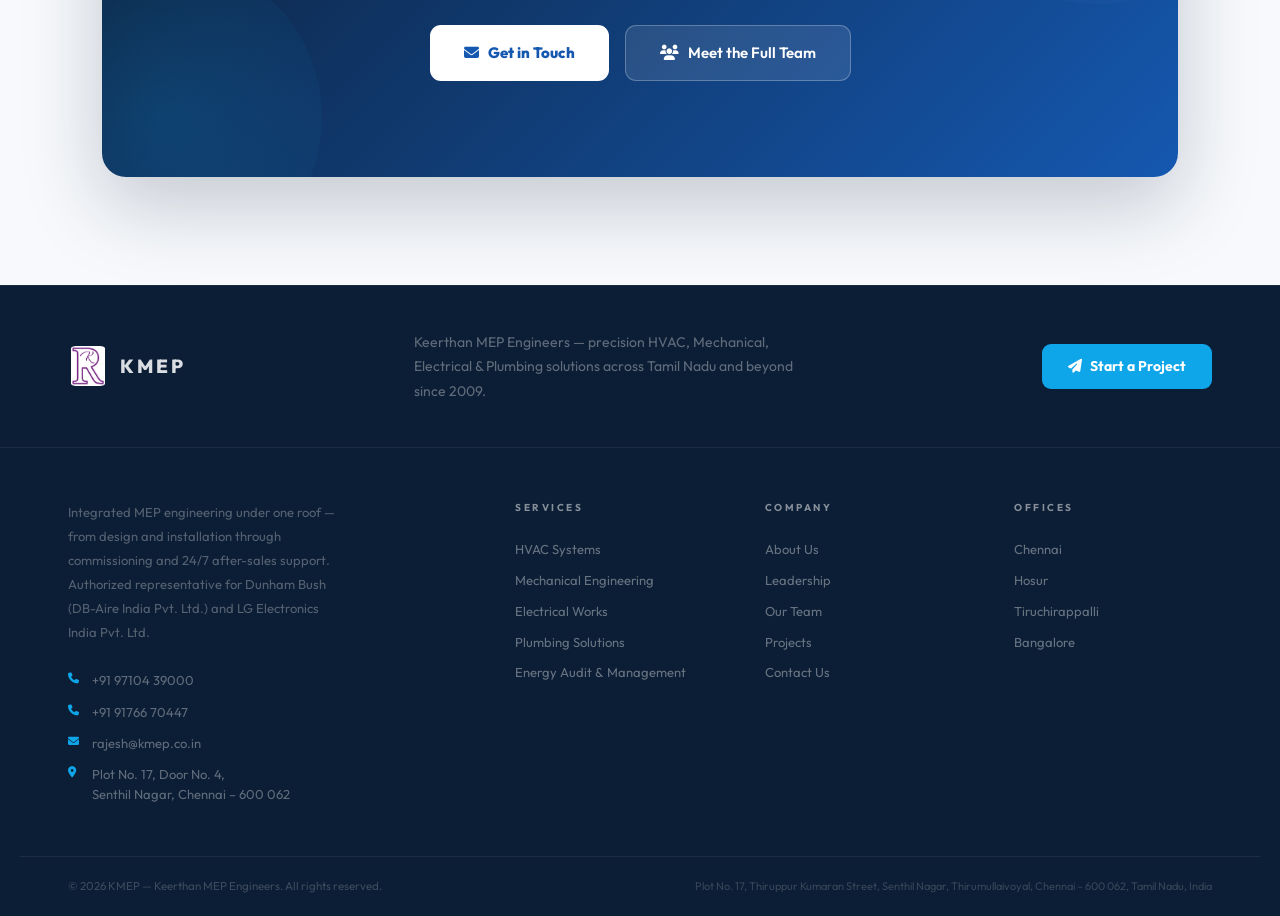
<file: leadership.html>
<!doctype html>
<html lang="en">
  <head>
    <meta charset="UTF-8" />
    <meta name="viewport" content="width=device-width, initial-scale=1.0" />
    <title>Leadership — KMEP | Keerthan MEP Engineers</title>
    <link rel="icon" href="IMAGES/logo.png" />
    <link
      href="https://fonts.googleapis.com/css2?family=Outfit:wght@300;400;500;600;700;800;900&family=Playfair+Display:ital,wght@0,700;0,800;1,700&display=swap"
      rel="stylesheet"
    />
    <link
      rel="stylesheet"
      href="https://cdnjs.cloudflare.com/ajax/libs/font-awesome/6.4.0/css/all.min.css"
    />
    <link rel="stylesheet" href="style.css" />
    <script src="script.js" defer></script>
    <style>
      .page-hero {
        min-height: 56vh;
        padding-bottom: 88px;
      }
      @media (max-width: 860px) {
        .page-hero {
          padding-bottom: 60px;
        }
        .ph-body {
          padding: 0 24px;
        }
      }
      @media (max-width: 480px) {
        .ph-body {
          padding: 0 18px;
        }
      }

      #leadership {
        padding: 108px 0;
        background: #fff;
      }
      .lf-wrap {
        display: grid;
        grid-template-columns: 420px 1fr;
        border: 1.5px solid var(--border);
        border-radius: 24px;
        overflow: hidden;
        box-shadow: var(--sh2);
        margin-bottom: 48px;
      }
      .lf-photo {
        background: linear-gradient(140deg, #dbeafe 0%, #eff6ff 100%);
        display: flex;
        align-items: flex-end;
        justify-content: center;
        padding: 48px 40px 0;
        position: relative;
        overflow: hidden;
        min-height: 480px;
      }
      .lf-photo::before {
        content: "";
        position: absolute;
        top: 0;
        left: 0;
        bottom: 0;
        width: 4px;
        background: linear-gradient(
          to bottom,
          var(--blue),
          var(--sky),
          var(--teal)
        );
      }
      .lf-avatar {
        width: 240px;
        height: 240px;
        border-radius: 50%;
        background: linear-gradient(135deg, #bfdbfe, #dbeafe);
        display: flex;
        align-items: center;
        justify-content: center;
        font-family: "Playfair Display", serif;
        font-size: 80px;
        font-weight: 800;
        color: var(--blue);
        box-shadow: 0 8px 32px rgba(21, 88, 176, 0.15);
        margin-bottom: 48px;
      }
      .lf-content {
        padding: 56px 60px;
        display: flex;
        flex-direction: column;
        justify-content: center;
        background: #fff;
      }
      .lf-role {
        display: inline-flex;
        align-items: center;
        gap: 9px;
        font-size: 11px;
        font-weight: 700;
        letter-spacing: 2.5px;
        text-transform: uppercase;
        color: var(--sky);
        margin-bottom: 16px;
      }
      .lf-name {
        font-family: "Playfair Display", serif;
        font-size: clamp(28px, 3vw, 42px);
        font-weight: 800;
        letter-spacing: -1px;
        color: var(--navy);
        line-height: 1.1;
        margin-bottom: 20px;
      }
      .lf-bio {
        font-size: 16px;
        color: var(--slate);
        line-height: 1.9;
        margin-bottom: 20px;
      }
      .lf-stats {
        display: flex;
        gap: 32px;
        flex-wrap: wrap;
        margin-bottom: 36px;
      }
      .lf-stat strong {
        display: block;
        font-family: "Playfair Display", serif;
        font-size: 28px;
        font-weight: 800;
        color: var(--navy);
        line-height: 1;
      }
      .lf-stat span {
        font-size: 11px;
        font-weight: 700;
        letter-spacing: 1.5px;
        text-transform: uppercase;
        color: var(--muted);
        margin-top: 4px;
        display: block;
      }
      .lf-expertise {
        display: flex;
        flex-wrap: wrap;
        gap: 9px;
      }
      .exp-tag {
        display: flex;
        align-items: center;
        gap: 7px;
        padding: 8px 14px;
        border-radius: 8px;
        background: var(--off2);
        border: 1.5px solid var(--border);
        font-size: 12.5px;
        font-weight: 700;
        color: var(--navy);
      }
      .exp-tag i {
        color: var(--teal);
        font-size: 10px;
      }
      .leaders-grid {
        display: grid;
        grid-template-columns: repeat(3, 1fr);
        gap: 24px;
      }
      .lc-photo {
        height: 220px;
        background: linear-gradient(135deg, #dbeafe 0%, #eff6ff 100%);
        display: flex;
        align-items: center;
        justify-content: center;
        overflow: hidden;
      }
      .lc-avatar {
        width: 120px;
        height: 120px;
        border-radius: 50%;
        background: linear-gradient(135deg, #bfdbfe, #dbeafe);
        display: flex;
        align-items: center;
        justify-content: center;
        font-family: "Playfair Display", serif;
        font-size: 42px;
        font-weight: 800;
        color: var(--blue);
      }
      .lc-body {
        padding: 24px 22px 28px;
      }
      .lc-role {
        font-size: 10px;
        font-weight: 700;
        letter-spacing: 2px;
        text-transform: uppercase;
        color: var(--sky);
        margin-bottom: 6px;
      }
      .lc-name {
        font-family: "Playfair Display", serif;
        font-size: 20px;
        font-weight: 800;
        color: var(--navy);
        margin-bottom: 10px;
        letter-spacing: -0.3px;
      }
      .lc-desc {
        font-size: 13.5px;
        color: var(--slate);
        line-height: 1.7;
        margin-bottom: 16px;
      }
      .lc-tags {
        display: flex;
        flex-wrap: wrap;
        gap: 6px;
        justify-content: center;
      }
      .lc-tag {
        padding: 5px 10px;
        border-radius: 6px;
        background: var(--off2);
        border: 1px solid var(--border);
        font-size: 11px;
        font-weight: 700;
        color: var(--slate);
      }
      #ld-values {
        padding: 108px 0;
      }
      .lv-grid {
        display: grid;
        grid-template-columns: repeat(4, 1fr);
        gap: 20px;
      }
      @media (max-width: 1100px) {
        .lf-wrap {
          grid-template-columns: 320px 1fr;
        }
        .leaders-grid {
          grid-template-columns: repeat(2, 1fr);
        }
        .lv-grid {
          grid-template-columns: repeat(2, 1fr);
        }
      }
      @media (max-width: 860px) {
        #leadership,
        #ld-values {
          padding: 72px 0;
        }
        .lf-wrap {
          grid-template-columns: 1fr;
        }
        .lf-photo {
          min-height: 300px;
          padding: 36px 36px 0;
        }
        .lf-content {
          padding: 36px 28px;
        }
        .lf-stats {
          gap: 20px;
        }
        .leaders-grid {
          grid-template-columns: repeat(2, 1fr);
        }
        .lv-grid {
          grid-template-columns: repeat(2, 1fr);
        }
      }
      @media (max-width: 480px) {
        .leaders-grid {
          grid-template-columns: 1fr;
        }
        .lv-grid {
          grid-template-columns: 1fr;
        }
      }
    </style>
  </head>
  <body>
    <kmep-header></kmep-header>

    <section class="page-hero" style="min-height: 56vh">
      <div class="ph-grid"></div>
      <div class="ph-glow"></div>
      <div class="ph-body">
        <div class="ph-eyebrow">
          <span class="ph-pulse"></span>The People Behind KMEP
        </div>
        <h1 class="ph-h1">Driven by<br /><em>Visionary Leaders</em></h1>
        <p class="ph-sub">
          Meet the experienced professionals who guide KMEP's mission of
          delivering precision MEP engineering across India.
        </p>
      </div>
    </section>
    <section id="leadership">
      <div class="wrap">
        <div class="sec-header rv">
          <p class="sec-tag-c">Our Leadership</p>
          <h2 class="display-h" style="font-size: clamp(30px, 4vw, 50px)">
            The Minds Shaping KMEP
          </h2>
          <p class="sec-sub">
            Our leadership team brings decades of combined expertise across MEP
            engineering, project management, and sustainable infrastructure
            design.
          </p>
        </div>
        <div class="lf-wrap rv">
          <div class="lf-photo"><div class="lf-avatar">K</div></div>
          <div class="lf-content">
            <span class="lf-role"
              ><i
                class="fas fa-crown"
                style="font-size: 10px; color: var(--sky)"
              ></i>
              Founder &amp; Managing Director</span
            >
            <h2 class="lf-name">Keerthan Rajesh</h2>
            <p class="lf-bio">
              With over 15 years of hands-on experience in MEP engineering
              across Tamil Nadu and beyond, Keerthan Rajesh founded KMEP with a
              singular vision — to bring all MEP disciplines under one roof and
              deliver integrated solutions with uncompromised precision.
            </p>
            <p class="lf-bio">
              His philosophy of Value Engineering ensures that every rupee
              invested by KMEP's clients delivers maximum measurable output — a
              commitment that has built lasting partnerships across 500+
              successfully delivered projects.
            </p>
            <div class="lf-stats">
              <div class="lf-stat">
                <strong>15+</strong><span>Years Exp.</span>
              </div>
              <div class="lf-stat">
                <strong>500+</strong><span>Projects</span>
              </div>
              <div class="lf-stat">
                <strong>4</strong><span>City Offices</span>
              </div>
            </div>
            <div class="lf-expertise">
              <span class="exp-tag"
                ><i class="fas fa-check"></i> HVAC &amp; Mechanical</span
              ><span class="exp-tag"
                ><i class="fas fa-check"></i> Value Engineering</span
              ><span class="exp-tag"
                ><i class="fas fa-check"></i> Project Management</span
              ><span class="exp-tag"
                ><i class="fas fa-check"></i> Energy Audit</span
              ><span class="exp-tag"
                ><i class="fas fa-check"></i> Business Strategy</span
              >
            </div>
          </div>
        </div>
        <div class="leaders-grid">
          <div class="border-card rv d1">
            <div class="lc-photo"><div class="lc-avatar">R</div></div>
            <div class="lc-body">
              <p class="lc-role">Head of Engineering</p>
              <h3 class="lc-name">Rajesh Kumar</h3>
              <p class="lc-desc">
                Leads the technical engineering division across HVAC and
                mechanical disciplines, ensuring every system design meets the
                highest standards of efficiency and compliance.
              </p>
              <div class="lc-tags">
                <span class="lc-tag">HVAC</span
                ><span class="lc-tag">Mechanical</span
                ><span class="lc-tag">Design</span>
              </div>
            </div>
          </div>
          <div class="border-card rv d2">
            <div class="lc-photo"><div class="lc-avatar">S</div></div>
            <div class="lc-body">
              <p class="lc-role">Head of Electrical</p>
              <h3 class="lc-name">Suresh Venkatesh</h3>
              <p class="lc-desc">
                Oversees all electrical engineering operations — from LV
                distribution design to BMS integration — delivering safe,
                reliable power solutions for every project type.
              </p>
              <div class="lc-tags">
                <span class="lc-tag">Electrical</span
                ><span class="lc-tag">BMS</span
                ><span class="lc-tag">Power Systems</span>
              </div>
            </div>
          </div>
          <div class="border-card rv d3">
            <div class="lc-photo"><div class="lc-avatar">P</div></div>
            <div class="lc-body">
              <p class="lc-role">Operations Manager</p>
              <h3 class="lc-name">Priya Anand</h3>
              <p class="lc-desc">
                Manages project execution, resource allocation, and client
                coordination across all four KMEP offices — ensuring every
                project is delivered on time and on budget.
              </p>
              <div class="lc-tags">
                <span class="lc-tag">Operations</span
                ><span class="lc-tag">Project Mgmt</span
                ><span class="lc-tag">Client Relations</span>
              </div>
            </div>
          </div>
        </div>
      </div>
    </section>
    <section id="ld-values" class="dark-band">
      <div class="wrap">
        <div class="sec-header rv">
          <p class="sec-tag-c">Leadership Philosophy</p>
          <h2
            class="display-h"
            style="font-size: clamp(28px, 3.5vw, 46px); color: #fff"
          >
            How Our Leaders Think
          </h2>
          <p class="sec-sub" style="color: rgba(255, 255, 255, 0.45)">
            The principles our leadership team applies to every project and
            every client relationship.
          </p>
        </div>
        <div class="lv-grid">
          <div class="glass-card rv d1">
            <div class="glass-ico"><i class="fas fa-eye"></i></div>
            <h4>Long-Term Vision</h4>
            <p>
              We design for decades, not just delivery day. Every decision is
              made with your long-term operational success in mind.
            </p>
          </div>
          <div class="glass-card rv d2">
            <div class="glass-ico"><i class="fas fa-users"></i></div>
            <h4>Client-First Culture</h4>
            <p>
              The customer is the focal point of all decisions. Satisfaction,
              loyalty, and advocacy are the metrics we measure ourselves by.
            </p>
          </div>
          <div class="glass-card rv d3">
            <div class="glass-ico"><i class="fas fa-shield-alt"></i></div>
            <h4>Accountability</h4>
            <p>
              Single point of accountability from assessment to handover — no
              passing the buck between fragmented vendors.
            </p>
          </div>
          <div class="glass-card rv d4">
            <div class="glass-ico"><i class="fas fa-lightbulb"></i></div>
            <h4>Continuous Innovation</h4>
            <p>
              Staying at the forefront of MEP technology through global
              partnerships and ongoing technical investment.
            </p>
          </div>
        </div>
      </div>
    </section>
    <section style="padding: 108px 0; background: var(--off)">
      <div class="wrap">
        <div class="cta-box rv">
          <p class="cta-tag">Work With Our Team</p>
          <h2 class="display-h cta-h">Ready to Start Your Next Project?</h2>
          <p class="cta-p">
            Connect with KMEP's leadership team to discuss how we can deliver
            integrated MEP solutions for your infrastructure.
          </p>
          <div class="cta-btns">
            <a href="contact-us.html" class="cta-btn1"
              ><i class="fas fa-envelope"></i> Get in Touch</a
            ><a href="team.html" class="cta-btn2"
              ><i class="fas fa-users"></i> Meet the Full Team</a
            >
          </div>
        </div>
      </div>
    </section>

    <kmep-footer></kmep-footer>
  </body>
</html>
</file>
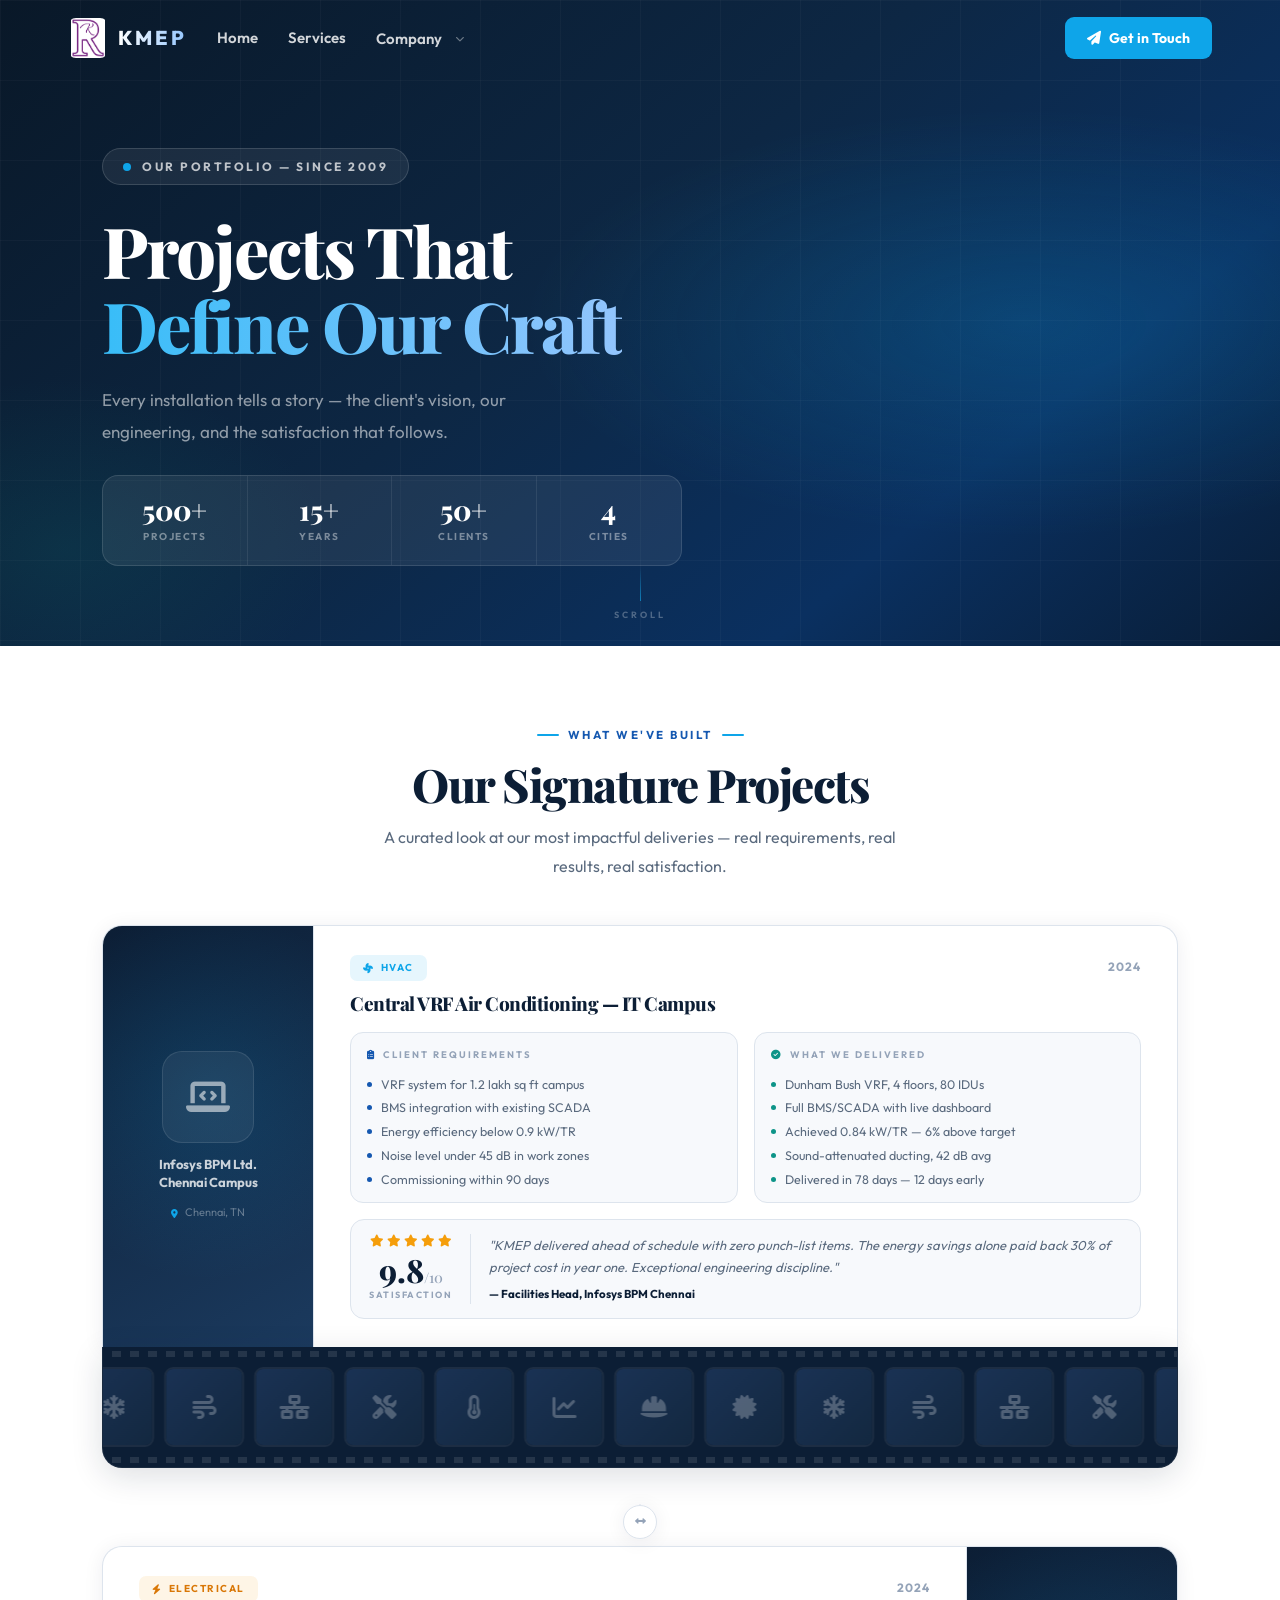
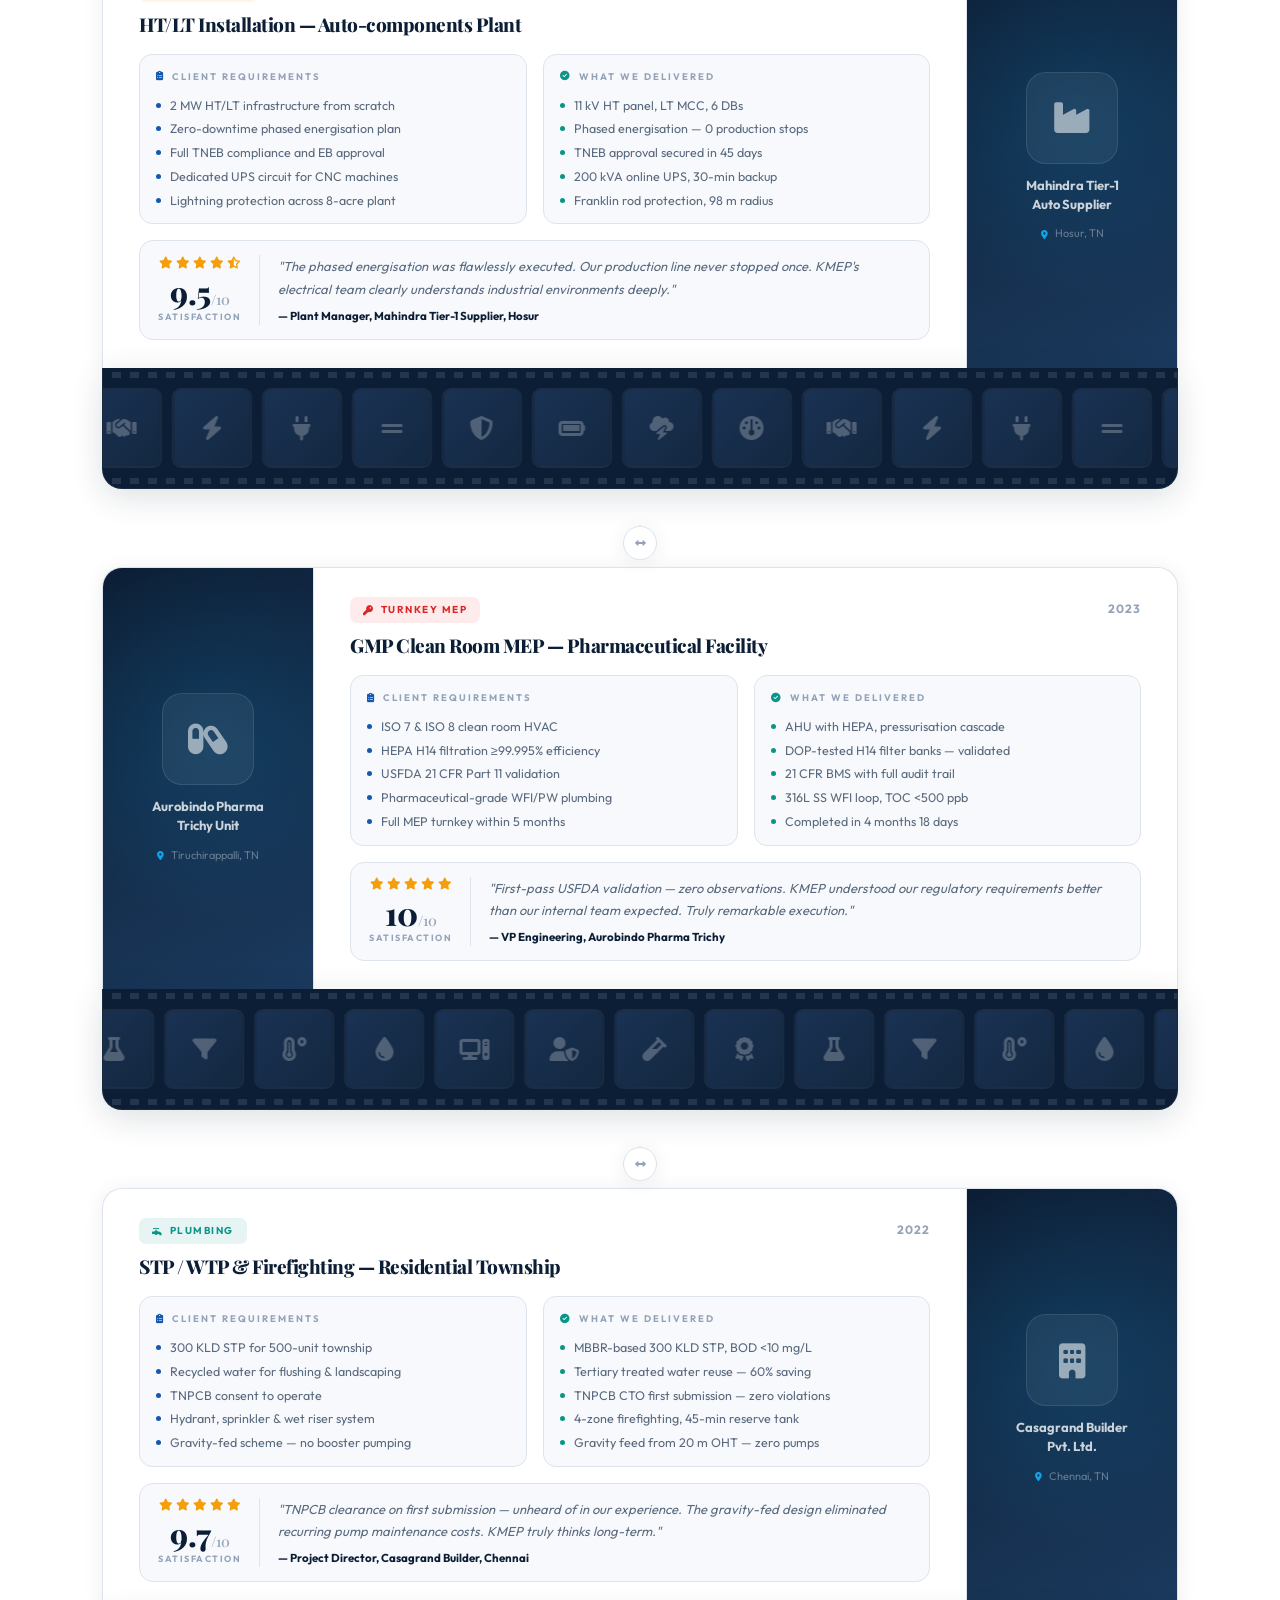
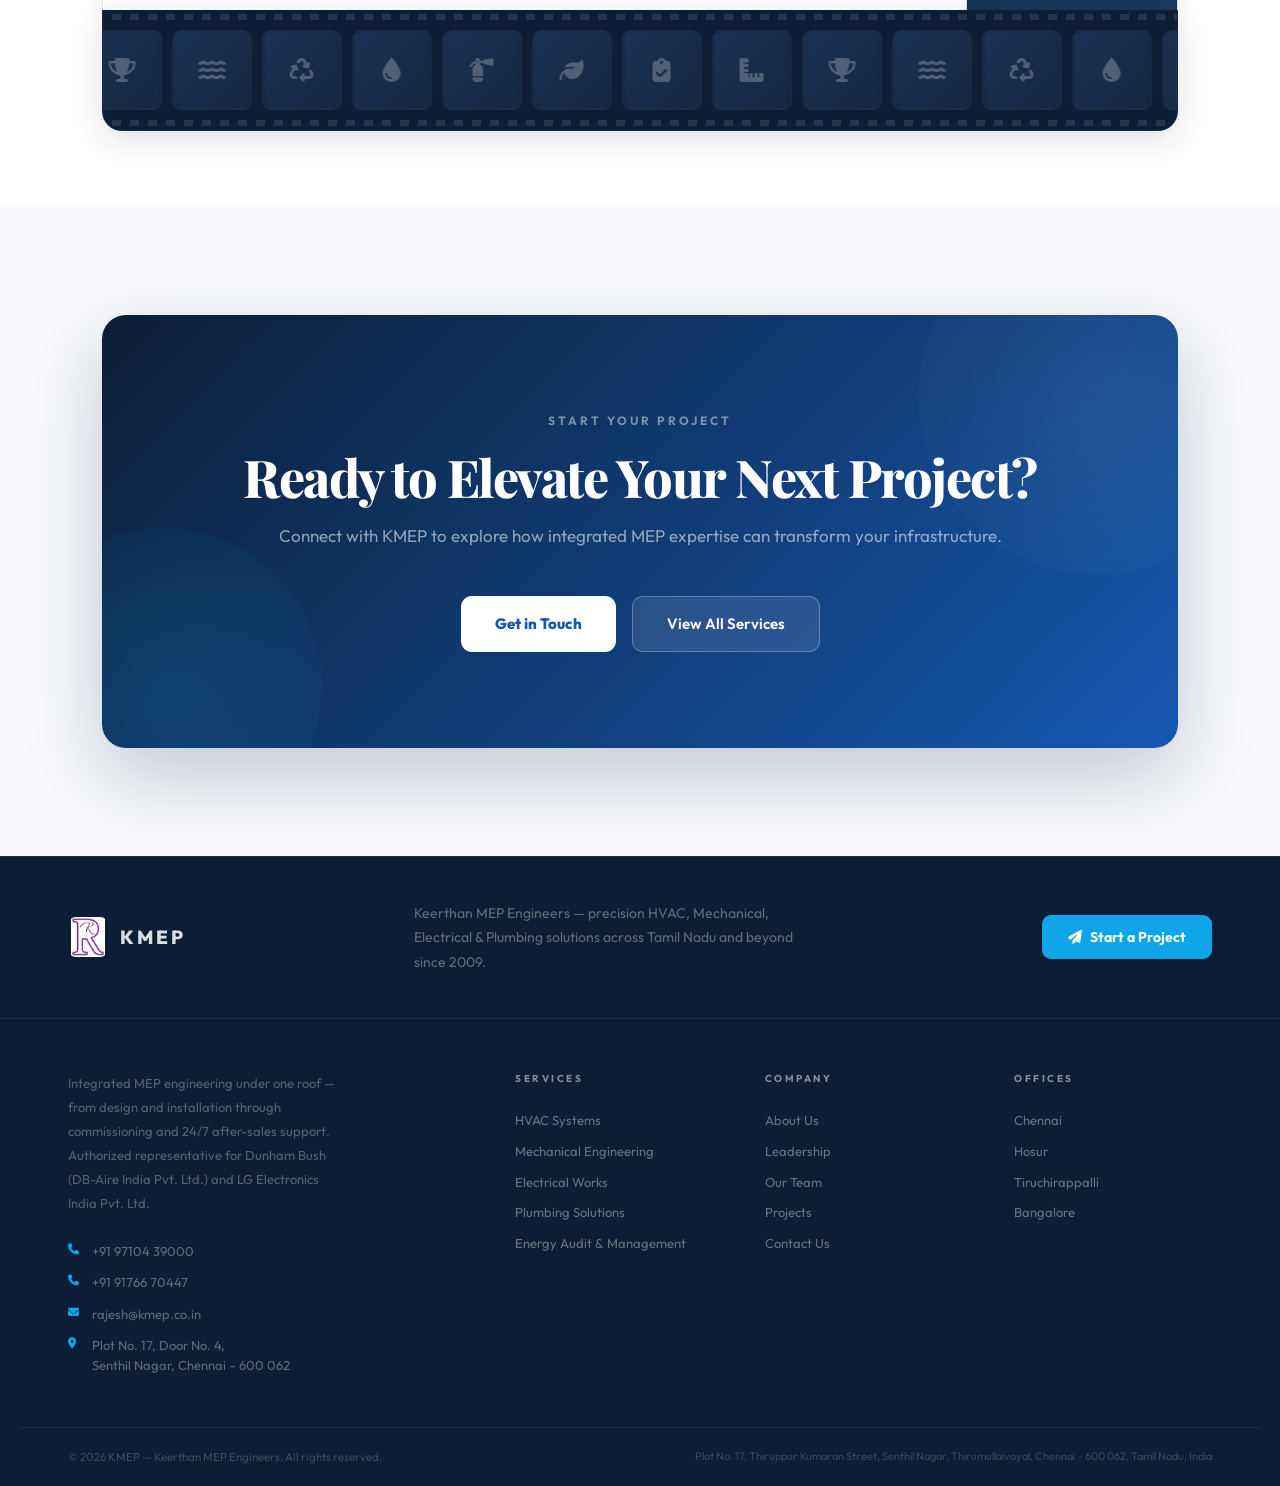
<file: projects.html>
<!doctype html>
<html lang="en">
  <head>
    <meta charset="UTF-8" />
    <meta name="viewport" content="width=device-width, initial-scale=1.0" />
    <title>Projects — KMEP | Keerthan MEP Engineers</title>
    <link rel="icon" href="images/logo.png" />
    <link
      href="https://fonts.googleapis.com/css2?family=Outfit:wght@300;400;500;600;700;800;900&family=Playfair+Display:ital,wght@0,700;0,800;1,700&display=swap"
      rel="stylesheet"
    />
    <link
      rel="stylesheet"
      href="https://cdnjs.cloudflare.com/ajax/libs/font-awesome/6.4.0/css/all.min.css"
    />
    <link rel="stylesheet" href="style.css" />
    <script src="script.js" defer></script>

    <style>
      /* ══════════════════════════════════════════
         PAGE HERO — matches index.html hero style
      ══════════════════════════════════════════ */
      #proj-hero {
        position: relative;
        display: flex;
        align-items: flex-end;
        min-height: 52vh;
        padding-top: calc(var(--NAV-H) + 72px);
        padding-bottom: 80px;
        background: linear-gradient(
          140deg,
          #091828 0%,
          #0d2744 45%,
          #0a3060 75%,
          #091e38 100%
        );
        overflow: hidden;
      }

      /* Grid lines — same as index hero */
      .hbg-grid {
        position: absolute;
        inset: 0;
        z-index: 0;
        pointer-events: none;
        background-image:
          linear-gradient(rgba(255, 255, 255, 0.028) 1px, transparent 1px),
          linear-gradient(
            90deg,
            rgba(255, 255, 255, 0.028) 1px,
            transparent 1px
          );
        background-size: 80px 80px;
      }

      /* Glow orbs */
      .hbg-glow {
        position: absolute;
        inset: 0;
        z-index: 0;
        pointer-events: none;
        background:
          radial-gradient(
            ellipse 65% 55% at 80% 50%,
            rgba(14, 165, 233, 0.2) 0%,
            transparent 60%
          ),
          radial-gradient(
            ellipse 38% 48% at 5% 85%,
            rgba(13, 148, 136, 0.13) 0%,
            transparent 55%
          );
      }

      .proj-hero-body {
        position: relative;
        z-index: 1;
        width: 100%;
        max-width: 1180px;
        margin: 0 auto;
        padding: 0 52px;
      }

      .proj-hero-eyebrow {
        display: inline-flex;
        align-items: center;
        gap: 11px;
        background: rgba(255, 255, 255, 0.07);
        border: 1px solid rgba(255, 255, 255, 0.14);
        border-radius: 100px;
        padding: 8px 20px;
        margin-bottom: 28px;
      }
      .proj-hero-pulse {
        width: 8px;
        height: 8px;
        border-radius: 50%;
        background: var(--sky);
        flex-shrink: 0;
        animation: blinkanim 2.4s ease infinite;
      }
      @keyframes blinkanim {
        0%,
        100% {
          opacity: 1;
          box-shadow: 0 0 0 0 rgba(14, 165, 233, 0.5);
        }
        50% {
          opacity: 0.4;
          box-shadow: 0 0 0 6px rgba(14, 165, 233, 0);
        }
      }
      .proj-hero-eyebrow-text {
        font-size: 12px;
        font-weight: 700;
        letter-spacing: 2.5px;
        text-transform: uppercase;
        color: rgba(255, 255, 255, 0.72);
      }

      .proj-hero-h1 {
        font-family: "Playfair Display", serif;
        font-size: clamp(40px, 5.5vw, 76px);
        font-weight: 800;
        line-height: 1.06;
        letter-spacing: -2px;
        color: #fff;
        max-width: 700px;
        margin-bottom: 22px;
      }
      .proj-hero-h1 em {
        font-style: normal;
        background: linear-gradient(90deg, #38bdf8, #93c5fd);
        -webkit-background-clip: text;
        -webkit-text-fill-color: transparent;
      }

      .proj-hero-sub {
        font-size: 17px;
        color: rgba(255, 255, 255, 0.55);
        max-width: 500px;
        line-height: 1.85;
        margin-bottom: 28px;
      }

      /* Hero stat strip — same glass panel as index */
      .proj-hero-stats {
        display: grid;
        grid-template-columns: repeat(4, 1fr);
        max-width: 580px;
        background: rgba(255, 255, 255, 0.07);
        border: 1px solid rgba(255, 255, 255, 0.12);
        border-radius: 16px;
        overflow: hidden;
      }
      .phs {
        padding: 20px 16px;
        text-align: center;
        border-right: 1px solid rgba(255, 255, 255, 0.08);
      }
      .phs:last-child {
        border-right: none;
      }
      .phs-n {
        display: block;
        font-family: "Playfair Display", serif;
        font-size: 28px;
        font-weight: 800;
        color: #fff;
        line-height: 1;
      }
      .phs-l {
        display: block;
        font-size: 10px;
        font-weight: 700;
        letter-spacing: 1.5px;
        text-transform: uppercase;
        color: rgba(255, 255, 255, 0.42);
        margin-top: 5px;
      }

      /* Scroll cue */
      .hero-cue {
        position: absolute;
        bottom: 24px;
        left: 50%;
        transform: translateX(-50%);
        z-index: 2;
        display: flex;
        flex-direction: column;
        align-items: center;
        gap: 7px;
        pointer-events: none;
      }
      .hcue-line {
        width: 1px;
        height: 34px;
        background: linear-gradient(
          to bottom,
          transparent,
          rgba(14, 165, 233, 0.65)
        );
        animation: cline 2s ease infinite;
      }
      .hcue-txt {
        font-size: 9px;
        letter-spacing: 3px;
        text-transform: uppercase;
        color: rgba(255, 255, 255, 0.28);
        font-weight: 700;
      }
      @keyframes cline {
        0%,
        100% {
          opacity: 0.3;
          transform: scaleY(0.5);
          transform-origin: top;
        }
        50% {
          opacity: 1;
          transform: scaleY(1);
        }
      }

      /* ══════════════════════════════════════════
         PROJECTS SECTION
      ══════════════════════════════════════════ */
      #projects {
        padding: 72px 0 40px;
        background: #fff;
      }

      .projects-wrap {
        max-width: 1180px;
        margin: 0 auto;
        padding: 0 52px;
        display: flex;
        flex-direction: column;
        gap: 0;
      }

      /* Each project entry */
      .proj-entry {
        display: flex;
        flex-direction: column;
        margin-bottom: 36px;
      }

      /* ── Main card ── */
      .proj-card {
        display: grid;
        grid-template-columns: 210px 1fr;
        border-radius: 20px 20px 0 0;
        overflow: hidden;
        border: 1.5px solid var(--border);
        border-bottom: none;
        background: #fff;
        box-shadow: var(--sh);
        transition: box-shadow 0.3s;
      }
      .proj-card:hover {
        box-shadow: var(--sh2);
      }
      .proj-entry.even .proj-card {
        grid-template-columns: 1fr 210px;
      }

      /* ── Logo panel ── */
      .proj-logo-panel {
        background: linear-gradient(150deg, var(--navy) 0%, #1b3a5e 100%);
        display: flex;
        flex-direction: column;
        align-items: center;
        justify-content: center;
        gap: 12px;
        padding: 32px 20px;
        position: relative;
        overflow: hidden;
        min-height: 240px;
      }
      .proj-logo-panel::before {
        content: "";
        position: absolute;
        inset: 0;
        background: radial-gradient(
          circle at 50% 40%,
          rgba(14, 165, 233, 0.15) 0%,
          transparent 68%
        );
      }
      .proj-logo-bg {
        width: 92px;
        height: 92px;
        border-radius: 20px;
        background: rgba(255, 255, 255, 0.06);
        border: 1px solid rgba(255, 255, 255, 0.1);
        display: flex;
        align-items: center;
        justify-content: center;
        font-size: 2.2rem;
        color: rgba(255, 255, 255, 0.55);
        position: relative;
        z-index: 1;
        transition:
          background 0.3s,
          color 0.3s;
      }
      .proj-card:hover .proj-logo-bg {
        background: rgba(14, 165, 233, 0.15);
        color: var(--sky);
      }
      .proj-client-name {
        font-size: 13px;
        font-weight: 700;
        color: rgba(255, 255, 255, 0.78);
        text-align: center;
        line-height: 1.45;
        position: relative;
        z-index: 1;
      }
      .proj-client-loc {
        font-size: 11px;
        color: rgba(255, 255, 255, 0.35);
        display: flex;
        align-items: center;
        gap: 5px;
        position: relative;
        z-index: 1;
      }
      .proj-client-loc i {
        color: var(--sky);
        font-size: 9px;
      }

      /* Even: logo on right */
      .proj-entry.even .proj-logo-panel {
        order: 2;
      }
      .proj-entry.even .proj-info-panel {
        order: 1;
      }

      /* ── Info panel ── */
      .proj-info-panel {
        padding: 28px 36px;
        display: flex;
        flex-direction: column;
        gap: 16px;
        border-left: 1.5px solid var(--border);
      }
      .proj-entry.even .proj-info-panel {
        border-left: none;
        border-right: 1.5px solid var(--border);
      }

      .proj-info-head {
        display: flex;
        align-items: flex-start;
        justify-content: space-between;
        gap: 14px;
      }

      .proj-cat-badge {
        display: inline-flex;
        align-items: center;
        gap: 6px;
        padding: 5px 13px;
        border-radius: 7px;
        font-size: 10px;
        font-weight: 700;
        letter-spacing: 1.5px;
        text-transform: uppercase;
        flex-shrink: 0;
      }
      .badge-hvac {
        background: rgba(14, 165, 233, 0.1);
        color: var(--sky);
      }
      .badge-elec {
        background: rgba(245, 158, 11, 0.1);
        color: #d97706;
      }
      .badge-plumb {
        background: rgba(13, 148, 136, 0.1);
        color: var(--teal);
      }
      .badge-mech {
        background: rgba(139, 92, 246, 0.1);
        color: #7c3aed;
      }
      .badge-turnkey {
        background: rgba(239, 68, 68, 0.1);
        color: #dc2626;
      }

      .proj-title {
        font-family: "Playfair Display", serif;
        font-size: 19px;
        font-weight: 800;
        color: var(--navy);
        line-height: 1.35;
        margin-top: 10px;
        letter-spacing: -0.5px;
      }
      .proj-year {
        font-size: 12px;
        font-weight: 700;
        color: var(--muted);
        flex-shrink: 0;
        padding-top: 3px;
        letter-spacing: 1px;
      }

      /* ── Requirements / Delivered columns ── */
      .proj-reqdel {
        display: grid;
        grid-template-columns: 1fr 1fr;
        gap: 16px;
      }
      .rd-box {
        background: var(--off);
        border-radius: 13px;
        padding: 14px 16px;
        border: 1.5px solid var(--border);
        transition: border-color 0.3s;
      }
      .rd-box:hover {
        border-color: rgba(21, 88, 176, 0.25);
      }
      .rd-box.done:hover {
        border-color: rgba(13, 148, 136, 0.3);
      }

      .rd-label {
        font-size: 9.5px;
        font-weight: 700;
        letter-spacing: 2px;
        text-transform: uppercase;
        color: var(--muted);
        margin-bottom: 12px;
        display: flex;
        align-items: center;
        gap: 7px;
      }
      .rd-label i {
        color: var(--blue);
      }
      .rd-box.done .rd-label i {
        color: var(--teal);
      }

      .rd-list {
        list-style: none;
        display: flex;
        flex-direction: column;
        gap: 5px;
      }
      .rd-list li {
        font-size: 12.5px;
        color: var(--slate);
        line-height: 1.5;
        display: flex;
        align-items: flex-start;
        gap: 9px;
      }
      .rd-list li::before {
        content: "";
        flex-shrink: 0;
        width: 5px;
        height: 5px;
        border-radius: 50%;
        background: var(--blue);
        margin-top: 7px;
      }
      .rd-box.done .rd-list li::before {
        background: var(--teal);
      }

      /* ── Satisfaction bar ── */
      .proj-satisfaction {
        display: flex;
        align-items: center;
        gap: 18px;
        background: var(--off);
        border: 1.5px solid var(--border);
        border-radius: 14px;
        padding: 14px 18px;
        transition:
          border-color 0.3s,
          box-shadow 0.3s;
      }
      .proj-satisfaction:hover {
        border-color: rgba(21, 88, 176, 0.22);
        box-shadow: 0 6px 24px rgba(12, 30, 53, 0.08);
      }

      .sat-score-wrap {
        flex-shrink: 0;
        display: flex;
        flex-direction: column;
        align-items: center;
        gap: 2px;
      }
      .sat-stars {
        display: flex;
        gap: 3px;
        margin-bottom: 5px;
      }
      .sat-stars i {
        color: #f59e0b;
        font-size: 12px;
      }

      .sat-score {
        font-family: "Playfair Display", serif;
        font-size: 2rem;
        font-weight: 800;
        color: var(--navy);
        line-height: 1;
      }
      .sat-score span {
        font-size: 0.9rem;
        color: var(--muted);
        font-weight: 500;
      }
      .sat-label {
        font-size: 9px;
        letter-spacing: 1.5px;
        text-transform: uppercase;
        color: var(--muted);
        font-weight: 700;
      }
      .sat-divider {
        width: 1px;
        background: var(--border);
        align-self: stretch;
        flex-shrink: 0;
      }
      .sat-review {
        flex: 1;
        font-size: 13px;
        color: var(--slate);
        line-height: 1.7;
        font-style: italic;
      }
      .sat-reviewer {
        font-size: 11.5px;
        font-weight: 700;
        color: var(--navy);
        margin-top: 7px;
        font-style: normal;
      }

      /* ══════════════════════════════════════════
         FILM ROLLER
      ══════════════════════════════════════════ */
      .film-roller-wrap {
        background: var(--navy);
        border: 1.5px solid rgba(255, 255, 255, 0.06);
        border-top: none;
        border-radius: 0 0 20px 20px;
        padding: 12px 0;
        overflow: hidden;
        position: relative;
        box-shadow: 0 8px 32px rgba(12, 30, 53, 0.14);
      }
      /* Sprocket holes */
      .film-roller-wrap::before,
      .film-roller-wrap::after {
        content: "";
        position: absolute;
        left: 0;
        right: 0;
        height: 6px;
        background: repeating-linear-gradient(
          90deg,
          transparent 0px,
          transparent 9px,
          rgba(255, 255, 255, 0.1) 9px,
          rgba(255, 255, 255, 0.1) 18px
        );
        pointer-events: none;
        z-index: 2;
      }
      .film-roller-wrap::before {
        top: 4px;
      }
      .film-roller-wrap::after {
        bottom: 4px;
      }

      .film-track {
        display: flex;
        gap: 10px;
        align-items: center;
        padding: 8px 20px;
        will-change: transform;
        user-select: none;
      }

      .film-img {
        width: 80px;
        height: 80px;
        flex-shrink: 0;
        border-radius: 9px;
        overflow: hidden;
        border: 2px solid rgba(255, 255, 255, 0.07);
        cursor: pointer;
        transition:
          border-color 0.2s,
          transform 0.2s,
          box-shadow 0.2s;
        position: relative;
      }
      .film-img:hover {
        border-color: var(--sky);
        transform: scale(1.1);
        box-shadow: 0 4px 20px rgba(14, 165, 233, 0.5);
        z-index: 5;
      }
      .film-img-ph {
        width: 100%;
        height: 100%;
        display: flex;
        align-items: center;
        justify-content: center;
        background: linear-gradient(135deg, #1a3254, #132840);
        font-size: 1.5rem;
        color: rgba(255, 255, 255, 0.25);
        transition:
          color 0.2s,
          background 0.2s;
      }
      .film-img:hover .film-img-ph {
        background: linear-gradient(135deg, #1e3f6e, #1a3254);
        color: rgba(14, 165, 233, 0.7);
      }

      /* ── Connector between entries ── */
      .proj-connector {
        display: flex;
        align-items: center;
        justify-content: center;
        position: relative;
        height: 36px;
        margin: 0 0 6px;
      }
      .proj-connector::before {
        content: "";
        position: absolute;
        left: 50%;
        top: 0;
        bottom: 0;
        width: 1px;
        background: linear-gradient(to bottom, var(--border), transparent);
        transform: translateX(-50%);
      }
      .proj-connector-dot {
        width: 34px;
        height: 34px;
        border-radius: 50%;
        background: #fff;
        border: 1.5px solid var(--border);
        display: flex;
        align-items: center;
        justify-content: center;
        font-size: 11px;
        color: var(--muted);
        position: relative;
        z-index: 1;
        box-shadow: var(--sh);
        transition:
          border-color 0.3s,
          color 0.3s;
      }
      .proj-connector-dot:hover {
        border-color: var(--sky);
        color: var(--sky);
      }

      /* ══════════════════════════════════════════
         LIGHTBOX
      ══════════════════════════════════════════ */
      .lightbox {
        display: none;
        position: fixed;
        inset: 0;
        background: rgba(4, 12, 24, 0.94);
        backdrop-filter: blur(20px);
        z-index: 9999;
        align-items: center;
        justify-content: center;
      }
      .lightbox.open {
        display: flex;
      }

      .lb-inner {
        position: relative;
        max-width: 900px;
        width: 94vw;
        background: #091828;
        border-radius: 20px;
        border: 1px solid rgba(255, 255, 255, 0.1);
        overflow: hidden;
        box-shadow: 0 48px 100px rgba(0, 0, 0, 0.7);
        animation: lbIn 0.28s ease;
      }
      @keyframes lbIn {
        from {
          opacity: 0;
          transform: scale(0.94) translateY(14px);
        }
        to {
          opacity: 1;
          transform: scale(1) translateY(0);
        }
      }

      .lb-img-wrap {
        width: 100%;
        aspect-ratio: 16/9;
        background: #060f1c;
        display: flex;
        align-items: center;
        justify-content: center;
        position: relative;
        overflow: hidden;
      }
      .lb-img-ph {
        display: flex;
        flex-direction: column;
        align-items: center;
        gap: 14px;
        color: rgba(255, 255, 255, 0.3);
      }
      .lb-img-ph i {
        font-size: 3.5rem;
        color: rgba(14, 165, 233, 0.45);
      }
      .lb-img-ph span {
        font-size: 14px;
      }

      .lb-footer {
        padding: 16px 24px;
        display: flex;
        align-items: center;
        justify-content: space-between;
        gap: 12px;
        border-top: 1px solid rgba(255, 255, 255, 0.06);
      }
      .lb-caption {
        font-size: 13px;
        color: rgba(255, 255, 255, 0.5);
        flex: 1;
      }
      .lb-counter {
        font-size: 12px;
        color: rgba(255, 255, 255, 0.28);
        flex-shrink: 0;
      }
      .lb-nav {
        display: flex;
        gap: 8px;
      }
      .lb-nav button,
      .lb-close {
        width: 36px;
        height: 36px;
        border-radius: 50%;
        background: rgba(255, 255, 255, 0.07);
        border: 1px solid rgba(255, 255, 255, 0.1);
        color: #fff;
        font-size: 12px;
        cursor: pointer;
        display: flex;
        align-items: center;
        justify-content: center;
        transition:
          background 0.2s,
          transform 0.2s,
          border-color 0.2s;
      }
      .lb-nav button:hover {
        background: var(--sky);
        border-color: var(--sky);
      }
      .lb-close {
        position: absolute;
        top: 13px;
        right: 13px;
      }
      .lb-close:hover {
        background: #ef4444;
        border-color: #ef4444;
        transform: rotate(90deg);
      }

      /* ══════════════════════════════════════════
         RESPONSIVE
      ══════════════════════════════════════════ */
      @media (max-width: 1100px) {
        .projects-wrap {
          padding: 0 36px;
        }
        .proj-info-panel {
          padding: 22px 26px;
        }
      }
      @media (max-width: 900px) {
        .proj-card,
        .proj-entry.even .proj-card {
          grid-template-columns: 1fr;
        }
        .proj-logo-panel {
          order: 1 !important;
          min-height: 110px;
          flex-direction: row;
          padding: 18px 22px;
          gap: 16px;
        }
        .proj-info-panel {
          order: 2 !important;
          border-left: none !important;
          border-right: none !important;
          border-top: 1.5px solid var(--border);
        }
        .proj-reqdel {
          grid-template-columns: 1fr;
        }
        .proj-hero-stats {
          grid-template-columns: repeat(2, 1fr);
        }
        .phs:nth-child(2) {
          border-right: none;
        }
        .phs:nth-child(3) {
          border-top: 1px solid rgba(255, 255, 255, 0.08);
        }
        .phs:nth-child(4) {
          border-top: 1px solid rgba(255, 255, 255, 0.08);
          border-right: none;
        }
        .hero-cue {
          display: none;
        }
        .proj-entry {
          margin-bottom: 24px;
        }
        .proj-connector {
          height: 28px;
        }
      }
      @media (max-width: 860px) {
        #proj-hero {
          padding-top: calc(var(--NAV-H) + 44px);
          padding-bottom: 60px;
        }
        .proj-hero-body {
          padding: 0 24px;
        }
        .projects-wrap {
          padding: 0 24px;
        }
      }
      @media (max-width: 680px) {
        .proj-info-panel {
          padding: 18px 16px;
        }
        .proj-satisfaction {
          flex-direction: column;
          align-items: flex-start;
        }
        .sat-divider {
          width: 100%;
          height: 1px;
        }
        .proj-hero-h1 {
          font-size: clamp(34px, 9vw, 50px);
          letter-spacing: -1.5px;
        }
        .proj-entry {
          margin-bottom: 18px;
        }
      }
      @media (max-width: 480px) {
        .proj-hero-body {
          padding: 0 18px;
        }
        .projects-wrap {
          padding: 0 18px;
        }
        .proj-info-panel {
          padding: 16px 14px;
        }
      }
    </style>
  </head>
  <body>
    <kmep-header></kmep-header>

    <!-- ══════════════════════ HERO ══════════════════════ -->
    <section id="proj-hero">
      <div class="hbg-grid"></div>
      <div class="hbg-glow"></div>
      <div class="proj-hero-body">
        <div class="proj-hero-eyebrow">
          <span class="proj-hero-pulse"></span>
          <span class="proj-hero-eyebrow-text">Our Portfolio — Since 2009</span>
        </div>
        <h1 class="proj-hero-h1">
          Projects That<br /><em>Define Our Craft</em>
        </h1>
        <p class="proj-hero-sub">
          Every installation tells a story — the client's vision, our
          engineering, and the satisfaction that follows.
        </p>
        <div class="proj-hero-stats">
          <div class="phs">
            <span class="phs-n">500+</span>
            <span class="phs-l">Projects</span>
          </div>
          <div class="phs">
            <span class="phs-n">15+</span>
            <span class="phs-l">Years</span>
          </div>
          <div class="phs">
            <span class="phs-n">50+</span>
            <span class="phs-l">Clients</span>
          </div>
          <div class="phs">
            <span class="phs-n">4</span>
            <span class="phs-l">Cities</span>
          </div>
        </div>
      </div>
      <div class="hero-cue">
        <div class="hcue-line"></div>
        <span class="hcue-txt">Scroll</span>
      </div>
    </section>

    <!-- ══════════════════════ PROJECTS ══════════════════════ -->
    <section id="projects">
      <div class="wrap">
        <div class="sec-header rv" style="margin-bottom: 44px">
          <p class="sec-tag-c">What We've Built</p>
          <h2 class="display-h" style="font-size: clamp(28px, 4vw, 46px)">
            Our Signature Projects
          </h2>
          <p class="sec-sub">
            A curated look at our most impactful deliveries — real requirements,
            real results, real satisfaction.
          </p>
        </div>
      </div>

      <div class="projects-wrap">
        <!-- ══ PROJECT 1 — ODD (logo left) ══ -->
        <div class="proj-entry odd rv" data-project="0">
          <div class="proj-card">
            <div class="proj-logo-panel">
              <div class="proj-logo-bg"><i class="fas fa-laptop-code"></i></div>
              <div class="proj-client-name">
                Infosys BPM Ltd.<br />Chennai Campus
              </div>
              <div class="proj-client-loc">
                <i class="fas fa-map-marker-alt"></i>&nbsp;Chennai, TN
              </div>
            </div>
            <div class="proj-info-panel">
              <div class="proj-info-head">
                <div>
                  <span class="proj-cat-badge badge-hvac"
                    ><i class="fas fa-fan"></i> HVAC</span
                  >
                  <div class="proj-title">
                    Central VRF Air Conditioning — IT Campus
                  </div>
                </div>
                <div class="proj-year">2024</div>
              </div>
              <div class="proj-reqdel">
                <div class="rd-box req">
                  <div class="rd-label">
                    <i class="fas fa-clipboard-list"></i> Client Requirements
                  </div>
                  <ul class="rd-list">
                    <li>VRF system for 1.2 lakh sq ft campus</li>
                    <li>BMS integration with existing SCADA</li>
                    <li>Energy efficiency below 0.9 kW/TR</li>
                    <li>Noise level under 45 dB in work zones</li>
                    <li>Commissioning within 90 days</li>
                  </ul>
                </div>
                <div class="rd-box done">
                  <div class="rd-label">
                    <i class="fas fa-check-circle"></i> What We Delivered
                  </div>
                  <ul class="rd-list">
                    <li>Dunham Bush VRF, 4 floors, 80 IDUs</li>
                    <li>Full BMS/SCADA with live dashboard</li>
                    <li>Achieved 0.84 kW/TR — 6% above target</li>
                    <li>Sound-attenuated ducting, 42 dB avg</li>
                    <li>Delivered in 78 days — 12 days early</li>
                  </ul>
                </div>
              </div>
              <div class="proj-satisfaction">
                <div class="sat-score-wrap">
                  <div class="sat-stars">
                    <i class="fas fa-star"></i><i class="fas fa-star"></i
                    ><i class="fas fa-star"></i><i class="fas fa-star"></i
                    ><i class="fas fa-star"></i>
                  </div>
                  <div class="sat-score">9.8<span>/10</span></div>
                  <div class="sat-label">Satisfaction</div>
                </div>
                <div class="sat-divider"></div>
                <div>
                  <div class="sat-review">
                    "KMEP delivered ahead of schedule with zero punch-list
                    items. The energy savings alone paid back 30% of project
                    cost in year one. Exceptional engineering discipline."
                  </div>
                  <div class="sat-reviewer">
                    — Facilities Head, Infosys BPM Chennai
                  </div>
                </div>
              </div>
            </div>
          </div>
          <div class="film-roller-wrap">
            <div class="film-track" data-project="0" data-dir="ltr"></div>
          </div>
        </div>

        <div class="proj-connector">
          <div class="proj-connector-dot">
            <i class="fas fa-arrows-alt-h"></i>
          </div>
        </div>

        <!-- ══ PROJECT 2 — EVEN (logo right) ══ -->
        <div class="proj-entry even rv d1" data-project="1">
          <div class="proj-card">
            <div class="proj-info-panel">
              <div class="proj-info-head">
                <div>
                  <span class="proj-cat-badge badge-elec"
                    ><i class="fas fa-bolt"></i> Electrical</span
                  >
                  <div class="proj-title">
                    HT/LT Installation — Auto-components Plant
                  </div>
                </div>
                <div class="proj-year">2024</div>
              </div>
              <div class="proj-reqdel">
                <div class="rd-box req">
                  <div class="rd-label">
                    <i class="fas fa-clipboard-list"></i> Client Requirements
                  </div>
                  <ul class="rd-list">
                    <li>2 MW HT/LT infrastructure from scratch</li>
                    <li>Zero-downtime phased energisation plan</li>
                    <li>Full TNEB compliance and EB approval</li>
                    <li>Dedicated UPS circuit for CNC machines</li>
                    <li>Lightning protection across 8-acre plant</li>
                  </ul>
                </div>
                <div class="rd-box done">
                  <div class="rd-label">
                    <i class="fas fa-check-circle"></i> What We Delivered
                  </div>
                  <ul class="rd-list">
                    <li>11 kV HT panel, LT MCC, 6 DBs</li>
                    <li>Phased energisation — 0 production stops</li>
                    <li>TNEB approval secured in 45 days</li>
                    <li>200 kVA online UPS, 30-min backup</li>
                    <li>Franklin rod protection, 98 m radius</li>
                  </ul>
                </div>
              </div>
              <div class="proj-satisfaction">
                <div class="sat-score-wrap">
                  <div class="sat-stars">
                    <i class="fas fa-star"></i><i class="fas fa-star"></i
                    ><i class="fas fa-star"></i><i class="fas fa-star"></i
                    ><i class="fas fa-star-half-alt"></i>
                  </div>
                  <div class="sat-score">9.5<span>/10</span></div>
                  <div class="sat-label">Satisfaction</div>
                </div>
                <div class="sat-divider"></div>
                <div>
                  <div class="sat-review">
                    "The phased energisation was flawlessly executed. Our
                    production line never stopped once. KMEP's electrical team
                    clearly understands industrial environments deeply."
                  </div>
                  <div class="sat-reviewer">
                    — Plant Manager, Mahindra Tier-1 Supplier, Hosur
                  </div>
                </div>
              </div>
            </div>
            <div class="proj-logo-panel">
              <div class="proj-logo-bg"><i class="fas fa-industry"></i></div>
              <div class="proj-client-name">
                Mahindra Tier-1<br />Auto Supplier
              </div>
              <div class="proj-client-loc">
                <i class="fas fa-map-marker-alt"></i>&nbsp;Hosur, TN
              </div>
            </div>
          </div>
          <div class="film-roller-wrap">
            <div class="film-track" data-project="1" data-dir="rtl"></div>
          </div>
        </div>

        <div class="proj-connector">
          <div class="proj-connector-dot">
            <i class="fas fa-arrows-alt-h"></i>
          </div>
        </div>

        <!-- ══ PROJECT 3 — ODD (logo left) ══ -->
        <div class="proj-entry odd rv d2" data-project="2">
          <div class="proj-card">
            <div class="proj-logo-panel">
              <div class="proj-logo-bg"><i class="fas fa-capsules"></i></div>
              <div class="proj-client-name">
                Aurobindo Pharma<br />Trichy Unit
              </div>
              <div class="proj-client-loc">
                <i class="fas fa-map-marker-alt"></i>&nbsp;Tiruchirappalli, TN
              </div>
            </div>
            <div class="proj-info-panel">
              <div class="proj-info-head">
                <div>
                  <span class="proj-cat-badge badge-turnkey"
                    ><i class="fas fa-key"></i> Turnkey MEP</span
                  >
                  <div class="proj-title">
                    GMP Clean Room MEP — Pharmaceutical Facility
                  </div>
                </div>
                <div class="proj-year">2023</div>
              </div>
              <div class="proj-reqdel">
                <div class="rd-box req">
                  <div class="rd-label">
                    <i class="fas fa-clipboard-list"></i> Client Requirements
                  </div>
                  <ul class="rd-list">
                    <li>ISO 7 &amp; ISO 8 clean room HVAC</li>
                    <li>HEPA H14 filtration ≥99.995% efficiency</li>
                    <li>USFDA 21 CFR Part 11 validation</li>
                    <li>Pharmaceutical-grade WFI/PW plumbing</li>
                    <li>Full MEP turnkey within 5 months</li>
                  </ul>
                </div>
                <div class="rd-box done">
                  <div class="rd-label">
                    <i class="fas fa-check-circle"></i> What We Delivered
                  </div>
                  <ul class="rd-list">
                    <li>AHU with HEPA, pressurisation cascade</li>
                    <li>DOP-tested H14 filter banks — validated</li>
                    <li>21 CFR BMS with full audit trail</li>
                    <li>316L SS WFI loop, TOC &lt;500 ppb</li>
                    <li>Completed in 4 months 18 days</li>
                  </ul>
                </div>
              </div>
              <div class="proj-satisfaction">
                <div class="sat-score-wrap">
                  <div class="sat-stars">
                    <i class="fas fa-star"></i><i class="fas fa-star"></i
                    ><i class="fas fa-star"></i><i class="fas fa-star"></i
                    ><i class="fas fa-star"></i>
                  </div>
                  <div class="sat-score">10<span>/10</span></div>
                  <div class="sat-label">Satisfaction</div>
                </div>
                <div class="sat-divider"></div>
                <div>
                  <div class="sat-review">
                    "First-pass USFDA validation — zero observations. KMEP
                    understood our regulatory requirements better than our
                    internal team expected. Truly remarkable execution."
                  </div>
                  <div class="sat-reviewer">
                    — VP Engineering, Aurobindo Pharma Trichy
                  </div>
                </div>
              </div>
            </div>
          </div>
          <div class="film-roller-wrap">
            <div class="film-track" data-project="2" data-dir="ltr"></div>
          </div>
        </div>

        <div class="proj-connector">
          <div class="proj-connector-dot">
            <i class="fas fa-arrows-alt-h"></i>
          </div>
        </div>

        <!-- ══ PROJECT 4 — EVEN (logo right) ══ -->
        <div class="proj-entry even rv d3" data-project="3">
          <div class="proj-card">
            <div class="proj-info-panel">
              <div class="proj-info-head">
                <div>
                  <span class="proj-cat-badge badge-plumb"
                    ><i class="fas fa-faucet"></i> Plumbing</span
                  >
                  <div class="proj-title">
                    STP / WTP &amp; Firefighting — Residential Township
                  </div>
                </div>
                <div class="proj-year">2022</div>
              </div>
              <div class="proj-reqdel">
                <div class="rd-box req">
                  <div class="rd-label">
                    <i class="fas fa-clipboard-list"></i> Client Requirements
                  </div>
                  <ul class="rd-list">
                    <li>300 KLD STP for 500-unit township</li>
                    <li>Recycled water for flushing &amp; landscaping</li>
                    <li>TNPCB consent to operate</li>
                    <li>Hydrant, sprinkler &amp; wet riser system</li>
                    <li>Gravity-fed scheme — no booster pumping</li>
                  </ul>
                </div>
                <div class="rd-box done">
                  <div class="rd-label">
                    <i class="fas fa-check-circle"></i> What We Delivered
                  </div>
                  <ul class="rd-list">
                    <li>MBBR-based 300 KLD STP, BOD &lt;10 mg/L</li>
                    <li>Tertiary treated water reuse — 60% saving</li>
                    <li>TNPCB CTO first submission — zero violations</li>
                    <li>4-zone firefighting, 45-min reserve tank</li>
                    <li>Gravity feed from 20 m OHT — zero pumps</li>
                  </ul>
                </div>
              </div>
              <div class="proj-satisfaction">
                <div class="sat-score-wrap">
                  <div class="sat-stars">
                    <i class="fas fa-star"></i><i class="fas fa-star"></i
                    ><i class="fas fa-star"></i><i class="fas fa-star"></i
                    ><i class="fas fa-star"></i>
                  </div>
                  <div class="sat-score">9.7<span>/10</span></div>
                  <div class="sat-label">Satisfaction</div>
                </div>
                <div class="sat-divider"></div>
                <div>
                  <div class="sat-review">
                    "TNPCB clearance on first submission — unheard of in our
                    experience. The gravity-fed design eliminated recurring pump
                    maintenance costs. KMEP truly thinks long-term."
                  </div>
                  <div class="sat-reviewer">
                    — Project Director, Casagrand Builder, Chennai
                  </div>
                </div>
              </div>
            </div>
            <div class="proj-logo-panel">
              <div class="proj-logo-bg"><i class="fas fa-building"></i></div>
              <div class="proj-client-name">
                Casagrand Builder<br />Pvt. Ltd.
              </div>
              <div class="proj-client-loc">
                <i class="fas fa-map-marker-alt"></i>&nbsp;Chennai, TN
              </div>
            </div>
          </div>
          <div class="film-roller-wrap">
            <div class="film-track" data-project="3" data-dir="rtl"></div>
          </div>
        </div>
      </div>
      <!-- /projects-wrap -->
    </section>

    <!-- ══════════════════════ CTA ══════════════════════ -->
    <section id="cta" style="padding: 108px 0; background: var(--off)">
      <div class="wrap">
        <div class="cta-box rv">
          <p class="cta-tag">Start Your Project</p>
          <h2 class="display-h cta-h">Ready to Elevate Your Next Project?</h2>
          <p class="cta-p">
            Connect with KMEP to explore how integrated MEP expertise can
            transform your infrastructure.
          </p>
          <div class="cta-btns">
            <a href="contact-us.html" class="cta-btn1">Get in Touch</a>
            <a href="services.html" class="cta-btn2">View All Services</a>
          </div>
        </div>
      </div>
    </section>

    <kmep-footer></kmep-footer>

    <!-- ══════════════════════ LIGHTBOX ══════════════════════ -->
    <div class="lightbox" id="lightbox" role="dialog" aria-modal="true">
      <div class="lb-inner">
        <button class="lb-close" id="lbClose" aria-label="Close">
          <i class="fas fa-times"></i>
        </button>
        <div class="lb-img-wrap" id="lbImgWrap"></div>
        <div class="lb-footer">
          <div class="lb-caption" id="lbCaption"></div>
          <div class="lb-counter" id="lbCounter"></div>
          <div class="lb-nav">
            <button id="lbPrev" aria-label="Previous">
              <i class="fas fa-chevron-left"></i>
            </button>
            <button id="lbNext" aria-label="Next">
              <i class="fas fa-chevron-right"></i>
            </button>
          </div>
        </div>
      </div>
    </div>

    <script>
      /* ── Image data (swap icon placeholders with real <img> paths in production) ── */
      const PROJ_IMGS = [
        [
          /* 0 — Infosys HVAC */
          { icon: "fa-snowflake", cap: "VRF Outdoor Units Installation" },
          { icon: "fa-wind", cap: "Indoor Unit Array — Floor 3" },
          { icon: "fa-network-wired", cap: "BMS Control Panel Closeup" },
          { icon: "fa-tools", cap: "Duct Fabrication in Workshop" },
          { icon: "fa-thermometer-half", cap: "Thermal Insulation Works" },
          { icon: "fa-chart-line", cap: "Energy Monitoring Dashboard" },
          { icon: "fa-hard-hat", cap: "Site Team During Commissioning" },
          { icon: "fa-certificate", cap: "Completion Certificate Handover" },
        ],
        [
          /* 1 — HT/LT Plant */
          { icon: "fa-bolt", cap: "11 kV HT Panel Erection" },
          { icon: "fa-plug", cap: "LT Distribution Board Wiring" },
          { icon: "fa-grip-lines", cap: "Cable Tray — Production Bay" },
          { icon: "fa-shield-alt", cap: "Earthing Grid Installation" },
          { icon: "fa-battery-full", cap: "UPS Room — CNC Machine Feed" },
          { icon: "fa-cloud-bolt", cap: "Lightning Protection Mast" },
          { icon: "fa-gauge", cap: "Power Analyser & Metering" },
          { icon: "fa-handshake", cap: "TNEB Inspection & Energisation" },
        ],
        [
          /* 2 — Pharma Clean Room */
          { icon: "fa-flask", cap: "AHU Installation — Clean Room" },
          { icon: "fa-filter", cap: "HEPA Filter Bank Assembly" },
          {
            icon: "fa-temperature-high",
            cap: "Pressurisation Validation Test",
          },
          { icon: "fa-droplet", cap: "WFI Loop Pressure Testing" },
          { icon: "fa-computer", cap: "21 CFR BMS Audit Trail Screen" },
          { icon: "fa-user-shield", cap: "DOP Particle Count Validation" },
          { icon: "fa-vial", cap: "Swab Testing Post Commissioning" },
          { icon: "fa-award", cap: "USFDA First-Pass Approval" },
        ],
        [
          /* 3 — Township STP */
          { icon: "fa-water", cap: "MBBR Reactor Tank Erection" },
          { icon: "fa-recycle", cap: "Tertiary Treatment Unit" },
          { icon: "fa-droplet", cap: "Overhead Tank & Distribution" },
          { icon: "fa-fire-extinguisher", cap: "Hydrant Network Layout" },
          { icon: "fa-leaf", cap: "Landscaping Reuse Irrigation Line" },
          { icon: "fa-clipboard-check", cap: "TNPCB Inspection Documentation" },
          {
            icon: "fa-ruler-combined",
            cap: "Site Survey — Foundation Marking",
          },
          { icon: "fa-trophy", cap: "Project Handover Ceremony" },
        ],
      ];

      /* ── Build film rollers ── */
      const THUMB_W = 80,
        GAP = 10;
      document.querySelectorAll(".film-track").forEach((track) => {
        const pIdx = +track.dataset.project;
        const imgs = PROJ_IMGS[pIdx] || [];
        const dir = track.dataset.dir;
        const all = [...imgs, ...imgs, ...imgs];

        all.forEach((img, i) => {
          const el = document.createElement("div");
          el.className = "film-img";
          el.innerHTML = `<div class="film-img-ph"><i class="fas ${img.icon}"></i></div>`;
          el.addEventListener("click", () =>
            openLightbox(pIdx, i % imgs.length),
          );
          track.appendChild(el);
        });

        const setW = imgs.length * (THUMB_W + GAP);
        track.style.width = all.length * (THUMB_W + GAP) + "px";

        let pos = dir === "rtl" ? -setW : 0;
        let paused = false;

        function tick() {
          if (!paused) {
            if (dir === "ltr") {
              pos -= 0.55;
              if (pos <= -setW) pos += setW;
            } else {
              pos += 0.55;
              if (pos >= 0) pos -= setW;
            }
            track.style.transform = `translateX(${pos}px)`;
          }
          requestAnimationFrame(tick);
        }

        const wrap = track.closest(".film-roller-wrap");
        wrap.addEventListener("mouseenter", () => (paused = true));
        wrap.addEventListener("mouseleave", () => (paused = false));
        requestAnimationFrame(tick);
      });

      /* ── Lightbox ── */
      const lb = document.getElementById("lightbox");
      let curP = 0,
        curI = 0;

      function openLightbox(p, i) {
        curP = p;
        curI = i;
        renderLB();
        lb.classList.add("open");
        document.body.style.overflow = "hidden";
      }
      function renderLB() {
        const img = PROJ_IMGS[curP][curI];
        document.getElementById("lbImgWrap").innerHTML =
          `<div class="lb-img-ph"><i class="fas ${img.icon}"></i><span>${img.cap}</span></div>`;
        document.getElementById("lbCaption").textContent = img.cap;
        document.getElementById("lbCounter").textContent =
          `${curI + 1} / ${PROJ_IMGS[curP].length}`;
      }
      function closeLB() {
        lb.classList.remove("open");
        document.body.style.overflow = "";
      }

      document.getElementById("lbClose").addEventListener("click", closeLB);
      document.getElementById("lbPrev").addEventListener("click", () => {
        curI = (curI - 1 + PROJ_IMGS[curP].length) % PROJ_IMGS[curP].length;
        renderLB();
      });
      document.getElementById("lbNext").addEventListener("click", () => {
        curI = (curI + 1) % PROJ_IMGS[curP].length;
        renderLB();
      });
      lb.addEventListener("click", (e) => {
        if (e.target === lb) closeLB();
      });
      document.addEventListener("keydown", (e) => {
        if (!lb.classList.contains("open")) return;
        if (e.key === "Escape") closeLB();
        if (e.key === "ArrowLeft") document.getElementById("lbPrev").click();
        if (e.key === "ArrowRight") document.getElementById("lbNext").click();
      });
    </script>
  </body>
</html>
</file>
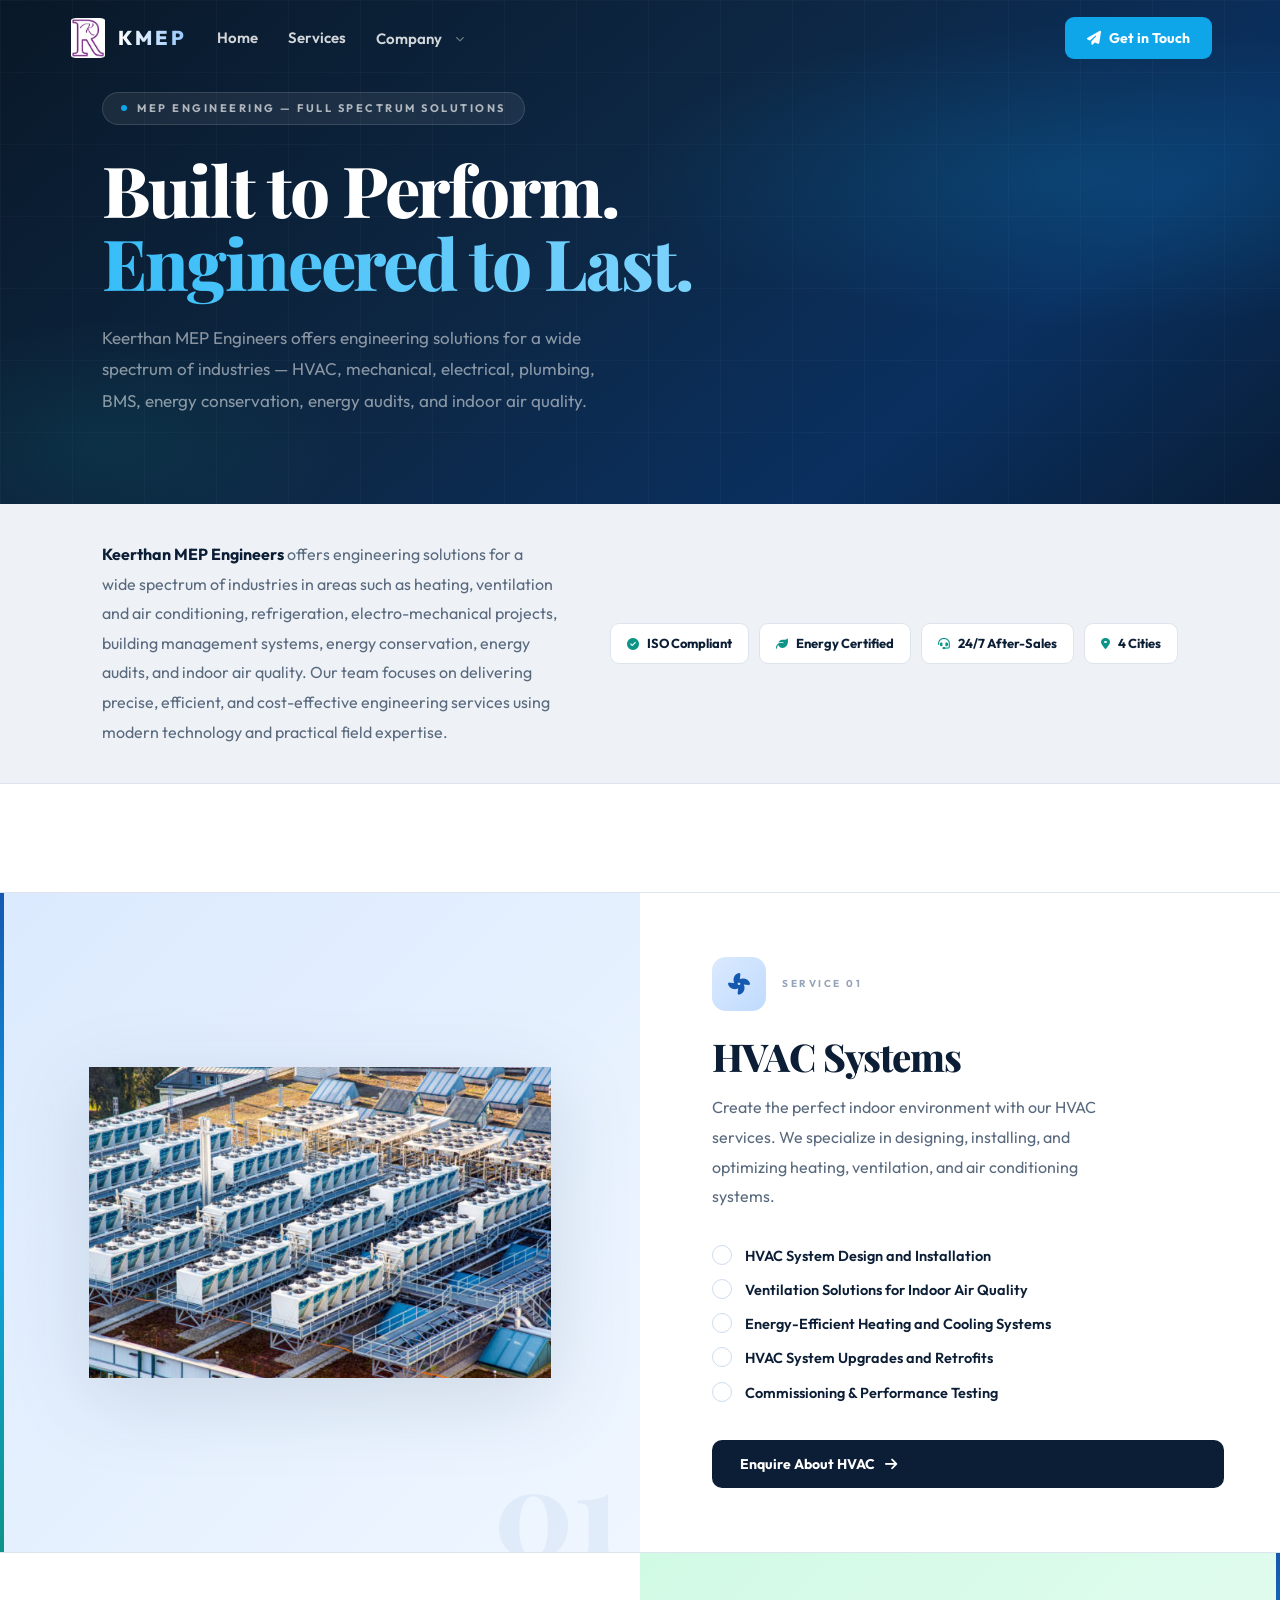
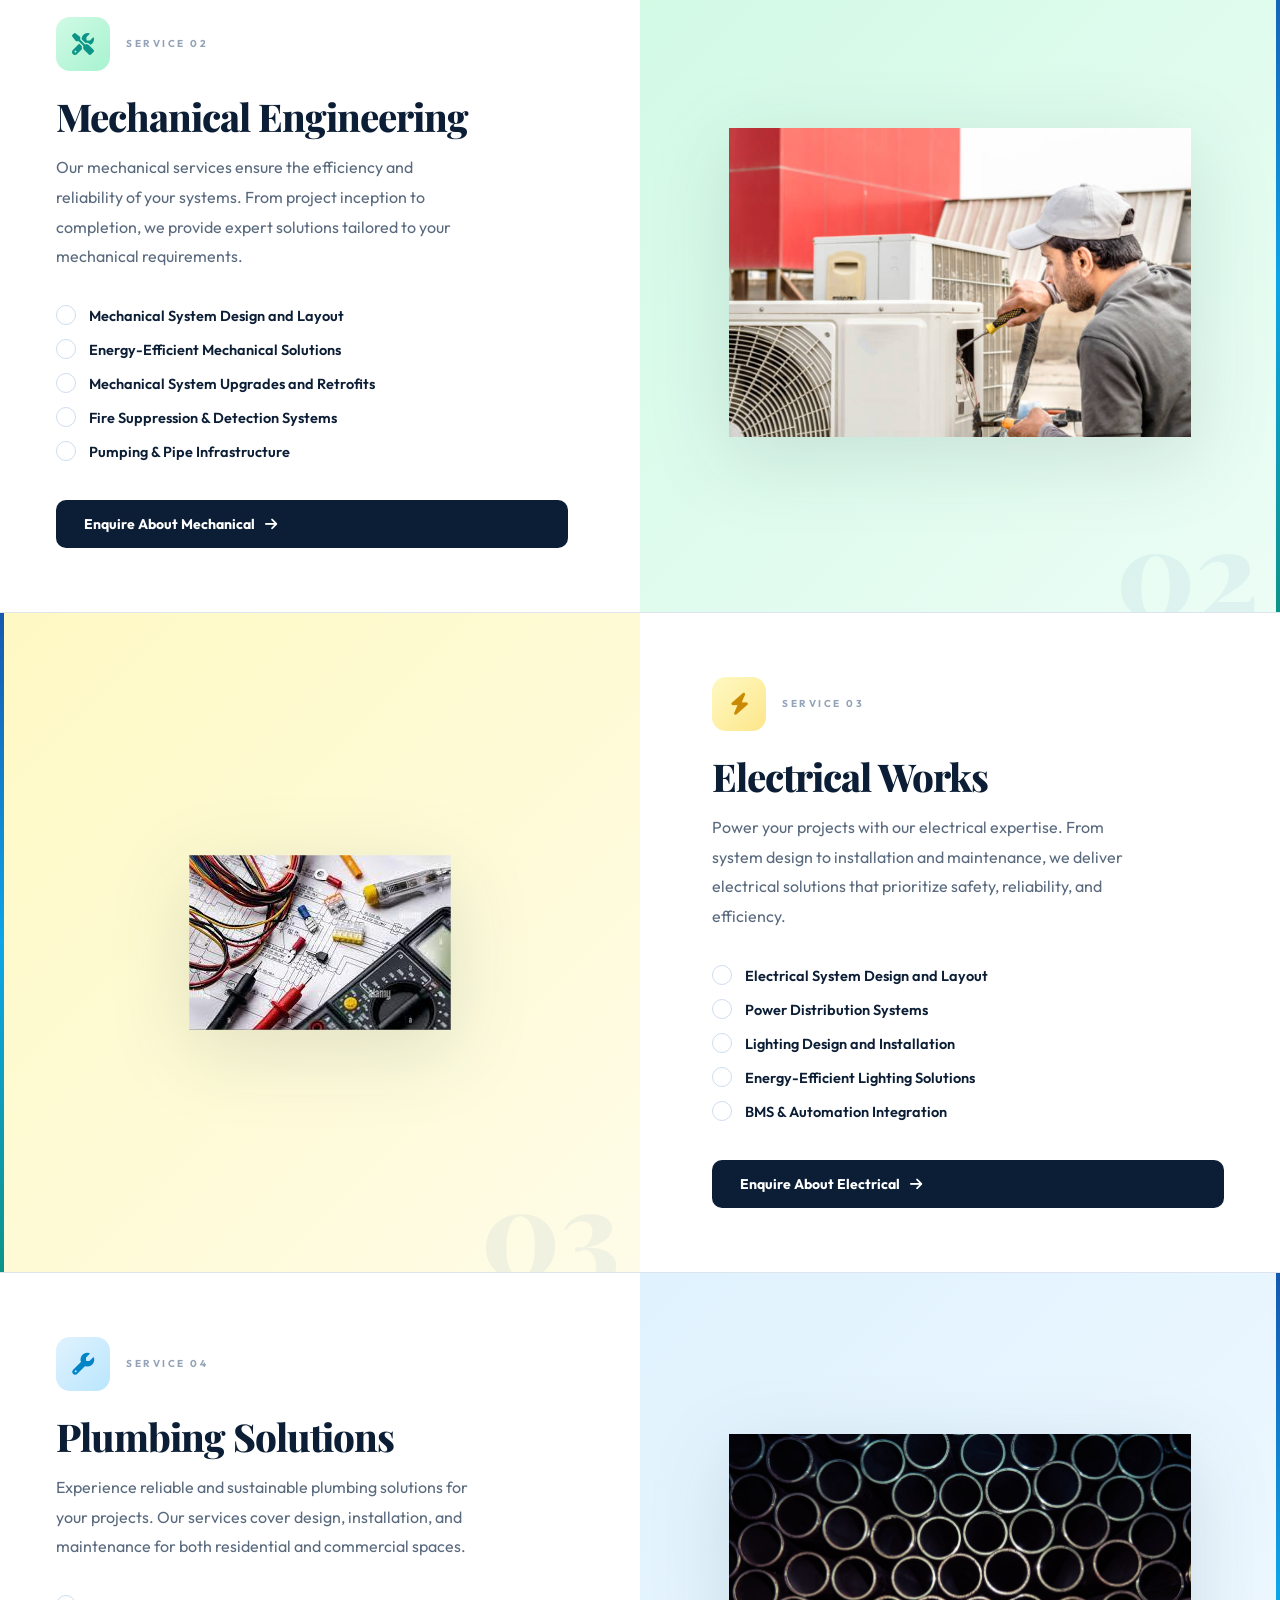
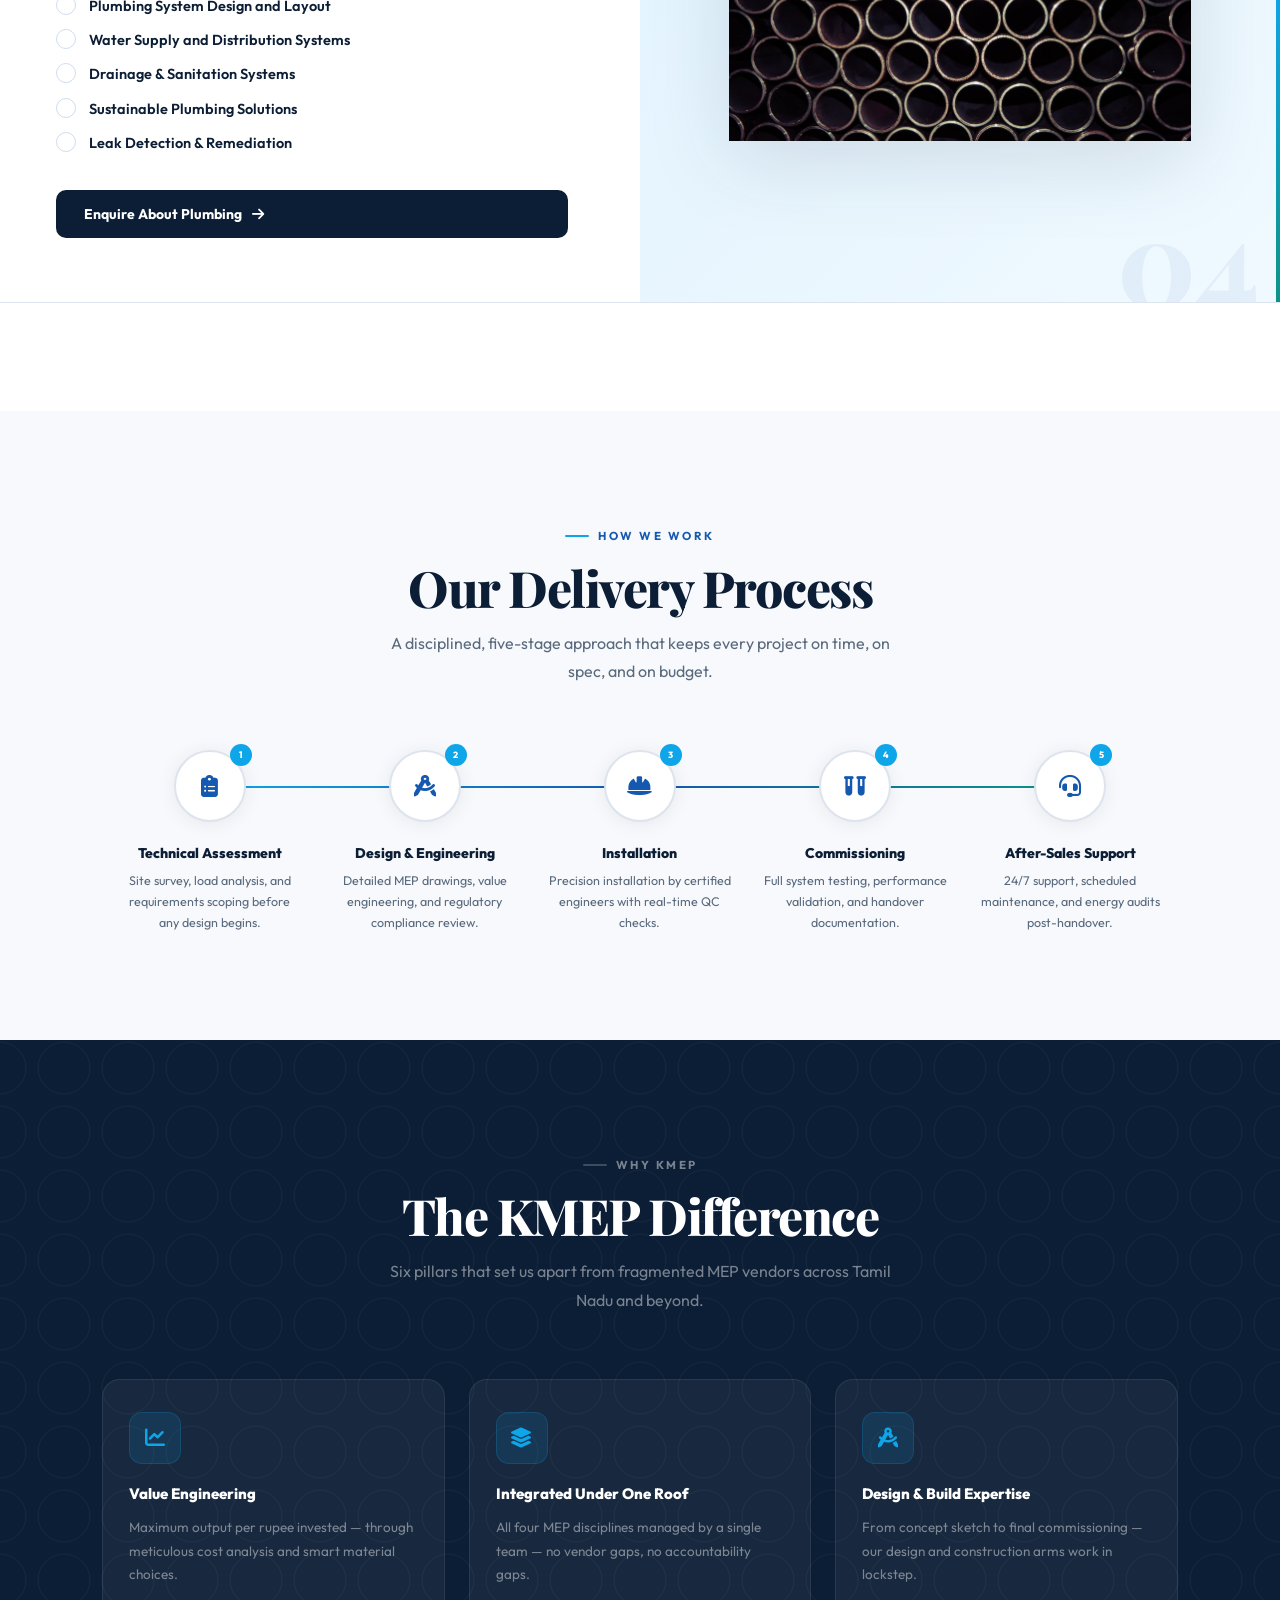
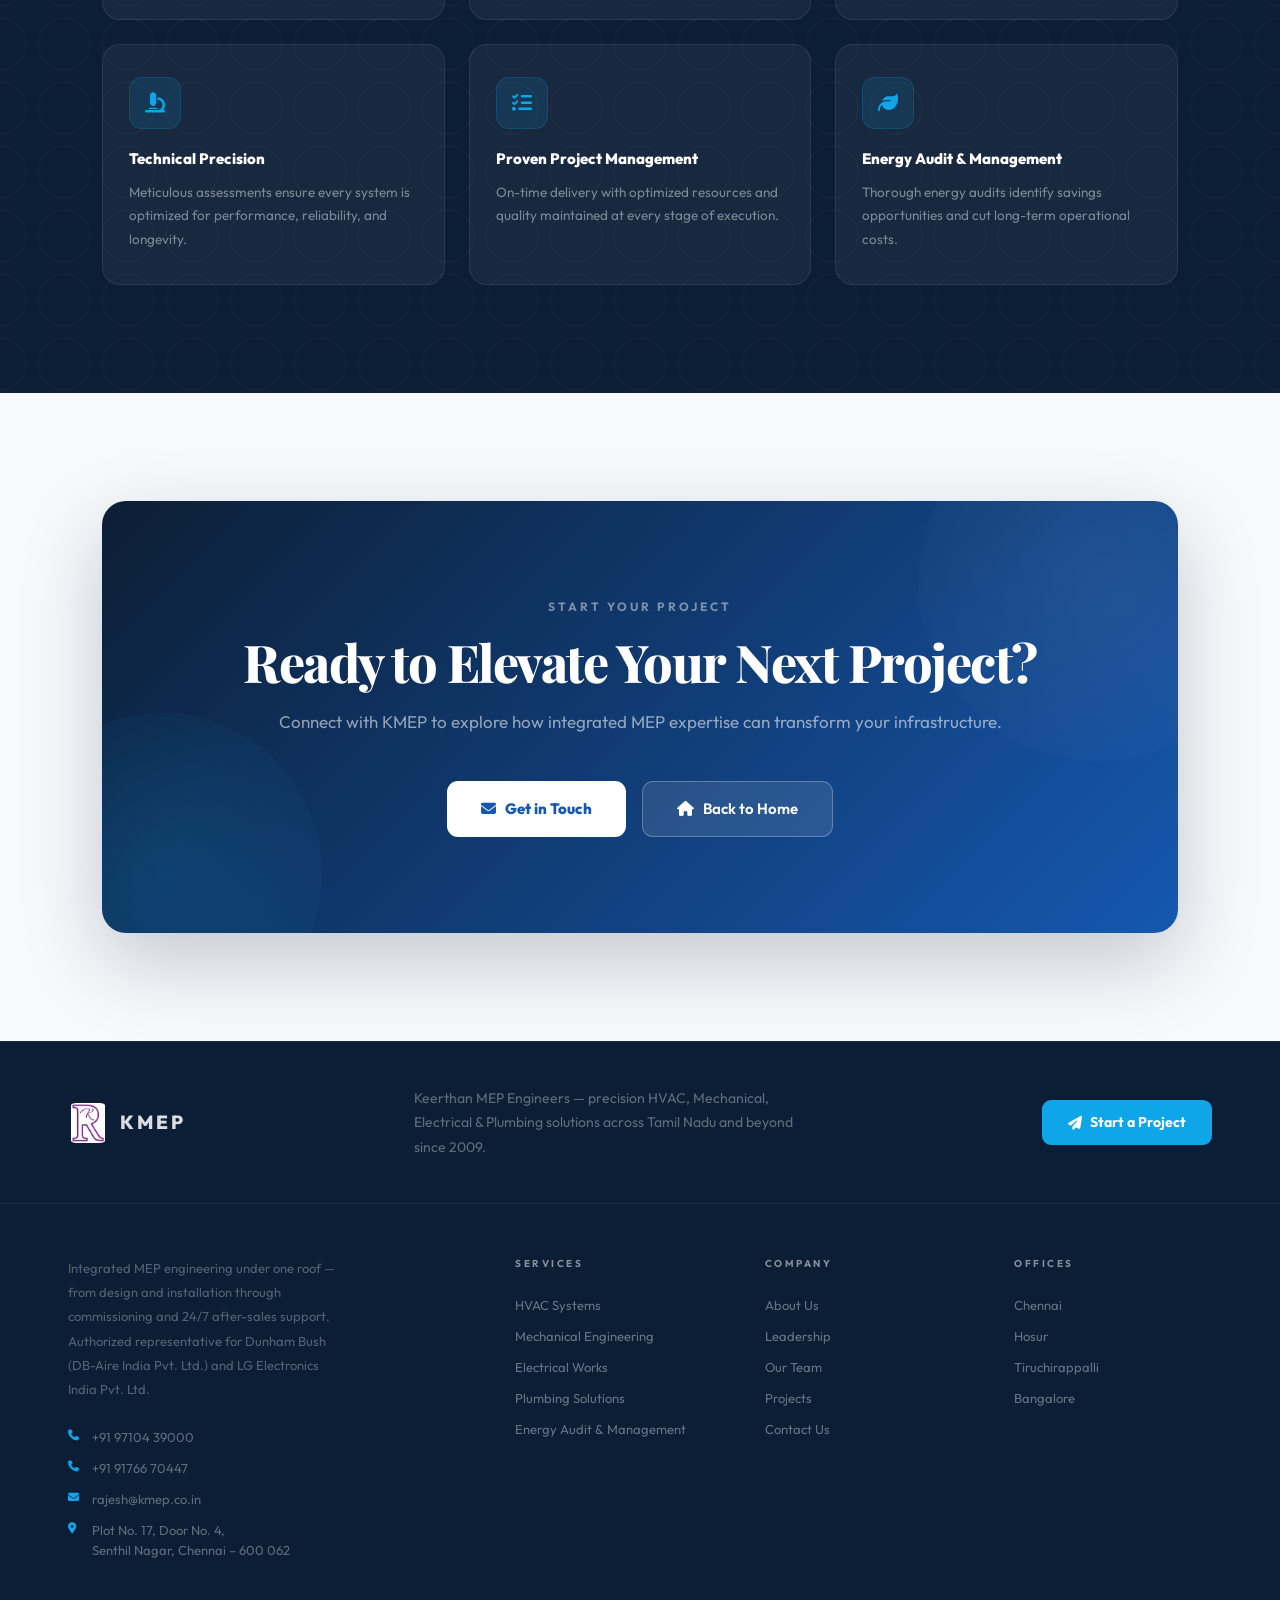
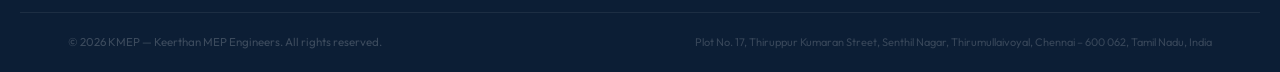
<file: services.html>
<!doctype html>
<html lang="en">
  <head>
    <meta charset="UTF-8" />
    <meta name="viewport" content="width=device-width, initial-scale=1.0" />
    <title>Services — KMEP | Keerthan MEP Engineers</title>
    <link rel="icon" href="IMAGES/logo.png" />
    <link
      href="https://fonts.googleapis.com/css2?family=Outfit:wght@300;400;500;600;700;800;900&family=Playfair+Display:ital,wght@0,700;0,800;1,700&display=swap"
      rel="stylesheet"
    />
    <link
      rel="stylesheet"
      href="https://cdnjs.cloudflare.com/ajax/libs/font-awesome/6.4.0/css/all.min.css"
    />
    <link rel="stylesheet" href="style.css" />
    <script src="script.js" defer></script>
    <style>
      .page-hero {
        min-height: 56vh;
        padding-bottom: 88px;
      }
      @media (max-width: 860px) {
        .page-hero {
          padding-bottom: 60px;
        }
        .ph-body {
          padding: 0 24px;
        }
      }
      @media (max-width: 480px) {
        .ph-body {
          padding: 0 18px;
        }
      }

      .intro-strip {
        background: var(--off2);
        border-bottom: 1.5px solid var(--border);
        padding: 36px 0;
      }
      .intro-inner {
        display: flex;
        align-items: center;
        gap: 52px;
        flex-wrap: wrap;
      }
      .intro-text {
        flex: 1;
        min-width: 260px;
        font-size: 16px;
        color: var(--slate);
        line-height: 1.85;
      }
      .intro-text strong {
        color: var(--navy);
      }
      .intro-badges {
        display: flex;
        flex-wrap: wrap;
        gap: 10px;
        flex-shrink: 0;
      }
      .ibadge {
        display: flex;
        align-items: center;
        gap: 8px;
        padding: 9px 16px;
        border-radius: 9px;
        background: #fff;
        border: 1.5px solid var(--border);
        font-size: 13px;
        font-weight: 700;
        color: var(--navy);
      }
      .ibadge i {
        color: var(--teal);
        font-size: 12px;
      }
      #services {
        padding: 108px 0;
        background: #fff;
      }
      .svc-list {
        display: flex;
        flex-direction: column;
      }
      .svc-row {
        display: grid;
        grid-template-columns: 1fr 1fr;
        min-height: 480px;
        border-bottom: 1.5px solid var(--border);
        overflow: hidden;
      }
      .svc-row:first-child {
        border-top: 1.5px solid var(--border);
      }
      .svc-row.reverse .svc-visual {
        order: 2;
      }
      .svc-row.reverse .svc-content {
        order: 1;
      }
      .svc-visual {
        position: relative;
        background: linear-gradient(135deg, #dbeafe 0%, #eff6ff 100%);
        overflow: hidden;
        display: flex;
        align-items: center;
        justify-content: center;
        padding: 48px;
      }
      .svc-visual::before {
        content: "";
        position: absolute;
        top: 0;
        left: 0;
        bottom: 0;
        width: 4px;
        background: linear-gradient(
          to bottom,
          var(--blue),
          var(--sky),
          var(--teal)
        );
        z-index: 2;
      }
      .svc-row.reverse .svc-visual::before {
        left: auto;
        right: 0;
      }
      .svc-visual img {
        max-width: 85%;
        max-height: 320px;
        object-fit: contain;
        position: relative;
        z-index: 1;
        transition: transform 0.5s;
        filter: drop-shadow(0 20px 40px rgba(12, 30, 53, 0.12));
      }
      .svc-row:hover .svc-visual img {
        transform: scale(1.05) translateY(-4px);
      }
      .svc-num {
        position: absolute;
        bottom: -16px;
        right: 20px;
        font-family: "Playfair Display", serif;
        font-size: 120px;
        font-weight: 800;
        color: rgba(21, 88, 176, 0.06);
        line-height: 1;
        pointer-events: none;
        user-select: none;
      }
      .svc-content {
        padding: 64px 56px;
        display: flex;
        flex-direction: column;
        justify-content: center;
        background: #fff;
        position: relative;
      }
      .svc-content::before {
        content: "";
        position: absolute;
        top: 0;
        left: 0;
        right: 0;
        height: 3px;
        background: linear-gradient(90deg, var(--blue), var(--sky));
        transform: scaleX(0);
        transform-origin: left;
        transition: transform 0.5s;
      }
      .svc-row:hover .svc-content::before {
        transform: scaleX(1);
      }
      .svc-ico-wrap {
        display: flex;
        align-items: center;
        gap: 16px;
        margin-bottom: 24px;
      }
      .svc-ico {
        width: 54px;
        height: 54px;
        border-radius: 14px;
        flex-shrink: 0;
        background: linear-gradient(135deg, #dbeafe, #bfdbfe);
        display: flex;
        align-items: center;
        justify-content: center;
        font-size: 22px;
        color: var(--blue);
      }
      .svc-label {
        font-size: 10px;
        font-weight: 700;
        letter-spacing: 2.5px;
        text-transform: uppercase;
        color: var(--muted);
      }
      .svc-name {
        font-family: "Playfair Display", serif;
        font-size: clamp(28px, 3vw, 40px);
        font-weight: 800;
        color: var(--navy);
        letter-spacing: -1px;
        margin-bottom: 16px;
        line-height: 1.1;
      }
      .svc-desc {
        font-size: 16px;
        color: var(--slate);
        line-height: 1.85;
        margin-bottom: 32px;
        max-width: 420px;
      }
      .feat-list {
        display: flex;
        flex-direction: column;
        gap: 11px;
        margin-bottom: 36px;
      }
      .feat-item {
        display: flex;
        align-items: flex-start;
        gap: 13px;
        font-size: 14.5px;
        color: var(--navy);
        font-weight: 600;
      }
      .feat-item::before {
        content: "";
        display: block;
        width: 20px;
        height: 20px;
        border-radius: 50%;
        flex-shrink: 0;
        margin-top: 1px;
        background: linear-gradient(135deg, #dbeafe, #bfdbfe)
          url("data:image/svg+xml,%3Csvg xmlns='http://www.w3.org/2000/svg' viewBox='0 0 16 16' fill='%231558b0'%3E%3Cpath d='M13.3 4.3a1 1 0 0 1 0 1.4l-6 6a1 1 0 0 1-1.4 0l-3-3a1 1 0 1 1 1.4-1.4L6.6 9.6l5.3-5.3a1 1 0 0 1 1.4 0z'/%3E%3C/svg%3E")
          center/11px no-repeat;
        border: 1.5px solid rgba(21, 88, 176, 0.2);
      }
      #process {
        padding: 108px 0;
        background: var(--off);
      }
      .proc-track {
        display: grid;
        grid-template-columns: repeat(5, 1fr);
        position: relative;
      }
      .proc-track::before {
        content: "";
        position: absolute;
        top: 36px;
        left: 10%;
        right: 10%;
        height: 2px;
        background: linear-gradient(
          90deg,
          var(--sky),
          var(--blue),
          var(--teal)
        );
        border-radius: 2px;
      }
      .proc-step {
        display: flex;
        flex-direction: column;
        align-items: center;
        text-align: center;
        padding: 0 16px;
        position: relative;
        z-index: 1;
      }
      .proc-circle {
        width: 72px;
        height: 72px;
        border-radius: 50%;
        background: #fff;
        border: 2px solid var(--border);
        display: flex;
        align-items: center;
        justify-content: center;
        font-size: 22px;
        color: var(--blue);
        margin-bottom: 22px;
        box-shadow: var(--sh);
        transition:
          border-color 0.3s,
          box-shadow 0.3s,
          background 0.3s,
          color 0.3s;
        position: relative;
      }
      .proc-step:hover .proc-circle {
        border-color: var(--blue);
        background: var(--blue);
        color: #fff;
        box-shadow: 0 8px 28px rgba(21, 88, 176, 0.25);
      }
      .proc-n {
        position: absolute;
        top: -8px;
        right: -8px;
        width: 22px;
        height: 22px;
        border-radius: 50%;
        background: var(--sky);
        color: #fff;
        font-size: 9px;
        font-weight: 800;
        display: flex;
        align-items: center;
        justify-content: center;
      }
      .proc-title {
        font-size: 14px;
        font-weight: 800;
        color: var(--navy);
        margin-bottom: 8px;
        line-height: 1.3;
      }
      .proc-desc {
        font-size: 12.5px;
        color: var(--slate);
        line-height: 1.65;
      }
      #why-mini {
        padding: 108px 0;
      }
      .wm-grid {
        display: grid;
        grid-template-columns: repeat(3, 1fr);
        gap: 24px;
      }
      @media (max-width: 1100px) {
        .svc-row {
          grid-template-columns: 1fr;
          min-height: auto;
        }
        .svc-visual {
          min-height: 280px;
        }
        .svc-content {
          padding: 44px 36px;
        }
        .proc-track {
          grid-template-columns: repeat(3, 1fr);
          gap: 32px;
        }
        .proc-track::before {
          display: none;
        }
        .wm-grid {
          grid-template-columns: repeat(2, 1fr);
        }
      }
      @media (max-width: 860px) {
        #services,
        #process,
        #why-mini {
          padding: 72px 0;
        }
        .svc-content {
          padding: 36px 24px;
        }
        .proc-track {
          grid-template-columns: repeat(2, 1fr);
          gap: 28px;
        }
        .wm-grid {
          grid-template-columns: 1fr;
          gap: 16px;
        }
        .intro-inner {
          gap: 28px;
        }
      }
      @media (max-width: 480px) {
        .svc-visual {
          min-height: 220px;
          padding: 32px;
        }
        .svc-content {
          padding: 28px 20px;
        }
        .proc-track {
          grid-template-columns: 1fr;
          gap: 20px;
        }
        .intro-badges {
          display: none;
        }
      }
    </style>
  </head>
  <body>
    <kmep-header></kmep-header>

    <section class="page-hero">
      <div class="ph-grid"></div>
      <div class="ph-glow"></div>
      <div class="ph-body">
        <div class="ph-eyebrow">
          <span class="ph-pulse"></span>MEP Engineering — Full Spectrum
          Solutions
        </div>
        <h1 class="ph-h1">
          Built to Perform.<br /><em>Engineered to Last.</em>
        </h1>
        <p class="ph-sub">
          Keerthan MEP Engineers offers engineering solutions for a wide
          spectrum of industries — HVAC, mechanical, electrical, plumbing, BMS,
          energy conservation, energy audits, and indoor air quality.
        </p>
      </div>
    </section>
    <div class="intro-strip">
      <div class="wrap">
        <div class="intro-inner">
          <p class="intro-text">
            <strong>Keerthan MEP Engineers</strong> offers engineering solutions
            for a wide spectrum of industries in areas such as heating,
            ventilation and air conditioning, refrigeration, electro-mechanical
            projects, building management systems, energy conservation, energy
            audits, and indoor air quality. Our team focuses on delivering
            precise, efficient, and cost-effective engineering services using
            modern technology and practical field expertise.
          </p>
          <div class="intro-badges">
            <div class="ibadge">
              <i class="fas fa-check-circle"></i> ISO Compliant
            </div>
            <div class="ibadge">
              <i class="fas fa-leaf"></i> Energy Certified
            </div>
            <div class="ibadge">
              <i class="fas fa-headset"></i> 24/7 After-Sales
            </div>
            <div class="ibadge">
              <i class="fas fa-map-marker-alt"></i> 4 Cities
            </div>
          </div>
        </div>
      </div>
    </div>
    <section id="services">
      <div class="svc-list">
        <div class="svc-row rv">
          <div class="svc-visual">
            <span class="svc-num">01</span
            ><img src="IMAGES/hvac.png" alt="HVAC" />
          </div>
          <div class="svc-content" style="padding-left: 72px">
            <div class="svc-ico-wrap">
              <div class="svc-ico"><i class="fas fa-fan"></i></div>
              <span class="svc-label">Service 01</span>
            </div>
            <h2 class="svc-name">HVAC Systems</h2>
            <p class="svc-desc">
              Create the perfect indoor environment with our HVAC services. We
              specialize in designing, installing, and optimizing heating,
              ventilation, and air conditioning systems.
            </p>
            <ul class="feat-list">
              <li class="feat-item">HVAC System Design and Installation</li>
              <li class="feat-item">
                Ventilation Solutions for Indoor Air Quality
              </li>
              <li class="feat-item">
                Energy-Efficient Heating and Cooling Systems
              </li>
              <li class="feat-item">HVAC System Upgrades and Retrofits</li>
              <li class="feat-item">Commissioning &amp; Performance Testing</li>
            </ul>
            <a href="contact-us.html" class="btn-primary"
              >Enquire About HVAC <i class="fas fa-arrow-right"></i
            ></a>
          </div>
        </div>
        <div class="svc-row reverse rv">
          <div
            class="svc-visual"
            style="
              background: linear-gradient(135deg, #d1fae5 0%, #ecfdf5 100%);
            "
          >
            <span class="svc-num">02</span
            ><img src="IMAGES/mechanical.png" alt="Mechanical" />
          </div>
          <div class="svc-content" style="padding-right: 72px">
            <div class="svc-ico-wrap">
              <div class="svc-ico icon-tile green">
                <i class="fas fa-screwdriver-wrench"></i>
              </div>
              <span class="svc-label">Service 02</span>
            </div>
            <h2 class="svc-name">Mechanical Engineering</h2>
            <p class="svc-desc">
              Our mechanical services ensure the efficiency and reliability of
              your systems. From project inception to completion, we provide
              expert solutions tailored to your mechanical requirements.
            </p>
            <ul class="feat-list">
              <li class="feat-item">Mechanical System Design and Layout</li>
              <li class="feat-item">Energy-Efficient Mechanical Solutions</li>
              <li class="feat-item">
                Mechanical System Upgrades and Retrofits
              </li>
              <li class="feat-item">
                Fire Suppression &amp; Detection Systems
              </li>
              <li class="feat-item">Pumping &amp; Pipe Infrastructure</li>
            </ul>
            <a href="contact-us.html" class="btn-primary"
              >Enquire About Mechanical <i class="fas fa-arrow-right"></i
            ></a>
          </div>
        </div>
        <div class="svc-row rv">
          <div
            class="svc-visual"
            style="
              background: linear-gradient(135deg, #fef9c3 0%, #fefce8 100%);
            "
          >
            <span class="svc-num">03</span
            ><img src="IMAGES/elctrical_.png" alt="Electrical" />
          </div>
          <div class="svc-content" style="padding-left: 72px">
            <div class="svc-ico-wrap">
              <div class="svc-ico icon-tile yellow">
                <i class="fas fa-bolt"></i>
              </div>
              <span class="svc-label">Service 03</span>
            </div>
            <h2 class="svc-name">Electrical Works</h2>
            <p class="svc-desc">
              Power your projects with our electrical expertise. From system
              design to installation and maintenance, we deliver electrical
              solutions that prioritize safety, reliability, and efficiency.
            </p>
            <ul class="feat-list">
              <li class="feat-item">Electrical System Design and Layout</li>
              <li class="feat-item">Power Distribution Systems</li>
              <li class="feat-item">Lighting Design and Installation</li>
              <li class="feat-item">Energy-Efficient Lighting Solutions</li>
              <li class="feat-item">BMS &amp; Automation Integration</li>
            </ul>
            <a href="contact-us.html" class="btn-primary"
              >Enquire About Electrical <i class="fas fa-arrow-right"></i
            ></a>
          </div>
        </div>
        <div class="svc-row reverse rv">
          <div
            class="svc-visual"
            style="
              background: linear-gradient(135deg, #e0f2fe 0%, #f0f9ff 100%);
            "
          >
            <span class="svc-num">04</span
            ><img src="IMAGES/plumbing.png" alt="Plumbing" />
          </div>
          <div class="svc-content" style="padding-right: 72px">
            <div class="svc-ico-wrap">
              <div class="svc-ico icon-tile sky">
                <i class="fas fa-wrench"></i>
              </div>
              <span class="svc-label">Service 04</span>
            </div>
            <h2 class="svc-name">Plumbing Solutions</h2>
            <p class="svc-desc">
              Experience reliable and sustainable plumbing solutions for your
              projects. Our services cover design, installation, and maintenance
              for both residential and commercial spaces.
            </p>
            <ul class="feat-list">
              <li class="feat-item">Plumbing System Design and Layout</li>
              <li class="feat-item">Water Supply and Distribution Systems</li>
              <li class="feat-item">Drainage &amp; Sanitation Systems</li>
              <li class="feat-item">Sustainable Plumbing Solutions</li>
              <li class="feat-item">Leak Detection &amp; Remediation</li>
            </ul>
            <a href="contact-us.html" class="btn-primary"
              >Enquire About Plumbing <i class="fas fa-arrow-right"></i
            ></a>
          </div>
        </div>
      </div>
    </section>
    <section id="process">
      <div class="wrap">
        <div class="sec-header rv">
          <span class="sec-tag">How We Work</span>
          <h2 class="display-h" style="font-size: clamp(30px, 4vw, 50px)">
            Our Delivery Process
          </h2>
          <p class="sec-sub">
            A disciplined, five-stage approach that keeps every project on time,
            on spec, and on budget.
          </p>
        </div>
        <div class="proc-track">
          <div class="proc-step rv d1">
            <div class="proc-circle">
              <i class="fas fa-clipboard-list"></i><span class="proc-n">1</span>
            </div>
            <div class="proc-title">Technical Assessment</div>
            <p class="proc-desc">
              Site survey, load analysis, and requirements scoping before any
              design begins.
            </p>
          </div>
          <div class="proc-step rv d2">
            <div class="proc-circle">
              <i class="fas fa-drafting-compass"></i
              ><span class="proc-n">2</span>
            </div>
            <div class="proc-title">Design &amp; Engineering</div>
            <p class="proc-desc">
              Detailed MEP drawings, value engineering, and regulatory
              compliance review.
            </p>
          </div>
          <div class="proc-step rv d3">
            <div class="proc-circle">
              <i class="fas fa-hard-hat"></i><span class="proc-n">3</span>
            </div>
            <div class="proc-title">Installation</div>
            <p class="proc-desc">
              Precision installation by certified engineers with real-time QC
              checks.
            </p>
          </div>
          <div class="proc-step rv d4">
            <div class="proc-circle">
              <i class="fas fa-vials"></i><span class="proc-n">4</span>
            </div>
            <div class="proc-title">Commissioning</div>
            <p class="proc-desc">
              Full system testing, performance validation, and handover
              documentation.
            </p>
          </div>
          <div class="proc-step rv" style="transition-delay: 0.48s">
            <div class="proc-circle">
              <i class="fas fa-headset"></i><span class="proc-n">5</span>
            </div>
            <div class="proc-title">After-Sales Support</div>
            <p class="proc-desc">
              24/7 support, scheduled maintenance, and energy audits
              post-handover.
            </p>
          </div>
        </div>
      </div>
    </section>
    <section id="why-mini" class="dark-band" style="padding: 108px 0">
      <div class="wrap">
        <div class="sec-header rv">
          <span class="sec-tag">Why KMEP</span>
          <h2
            class="display-h"
            style="font-size: clamp(30px, 4vw, 50px); color: #fff"
          >
            The KMEP Difference
          </h2>
          <p class="sec-sub" style="color: rgba(255, 255, 255, 0.45)">
            Six pillars that set us apart from fragmented MEP vendors across
            Tamil Nadu and beyond.
          </p>
        </div>
        <div class="wm-grid">
          <div class="glass-card rv d1">
            <div class="glass-ico"><i class="fas fa-chart-line"></i></div>
            <h4>Value Engineering</h4>
            <p>
              Maximum output per rupee invested — through meticulous cost
              analysis and smart material choices.
            </p>
          </div>
          <div class="glass-card rv d2">
            <div class="glass-ico"><i class="fas fa-layer-group"></i></div>
            <h4>Integrated Under One Roof</h4>
            <p>
              All four MEP disciplines managed by a single team — no vendor
              gaps, no accountability gaps.
            </p>
          </div>
          <div class="glass-card rv d3">
            <div class="glass-ico"><i class="fas fa-drafting-compass"></i></div>
            <h4>Design &amp; Build Expertise</h4>
            <p>
              From concept sketch to final commissioning — our design and
              construction arms work in lockstep.
            </p>
          </div>
          <div class="glass-card rv d1">
            <div class="glass-ico"><i class="fas fa-microscope"></i></div>
            <h4>Technical Precision</h4>
            <p>
              Meticulous assessments ensure every system is optimized for
              performance, reliability, and longevity.
            </p>
          </div>
          <div class="glass-card rv d2">
            <div class="glass-ico"><i class="fas fa-tasks"></i></div>
            <h4>Proven Project Management</h4>
            <p>
              On-time delivery with optimized resources and quality maintained
              at every stage of execution.
            </p>
          </div>
          <div class="glass-card rv d3">
            <div class="glass-ico"><i class="fas fa-leaf"></i></div>
            <h4>Energy Audit &amp; Management</h4>
            <p>
              Thorough energy audits identify savings opportunities and cut
              long-term operational costs.
            </p>
          </div>
        </div>
      </div>
    </section>
    <section style="padding: 108px 0; background: var(--off)">
      <div class="wrap">
        <div class="cta-box rv">
          <p class="cta-tag">Start Your Project</p>
          <h2 class="display-h cta-h">Ready to Elevate Your Next Project?</h2>
          <p class="cta-p">
            Connect with KMEP to explore how integrated MEP expertise can
            transform your infrastructure.
          </p>
          <div class="cta-btns">
            <a href="contact-us.html" class="cta-btn1"
              ><i class="fas fa-envelope"></i> Get in Touch</a
            ><a href="index.html" class="cta-btn2"
              ><i class="fas fa-home"></i> Back to Home</a
            >
          </div>
        </div>
      </div>
    </section>

    <kmep-footer></kmep-footer>
  </body>
</html>
</file>
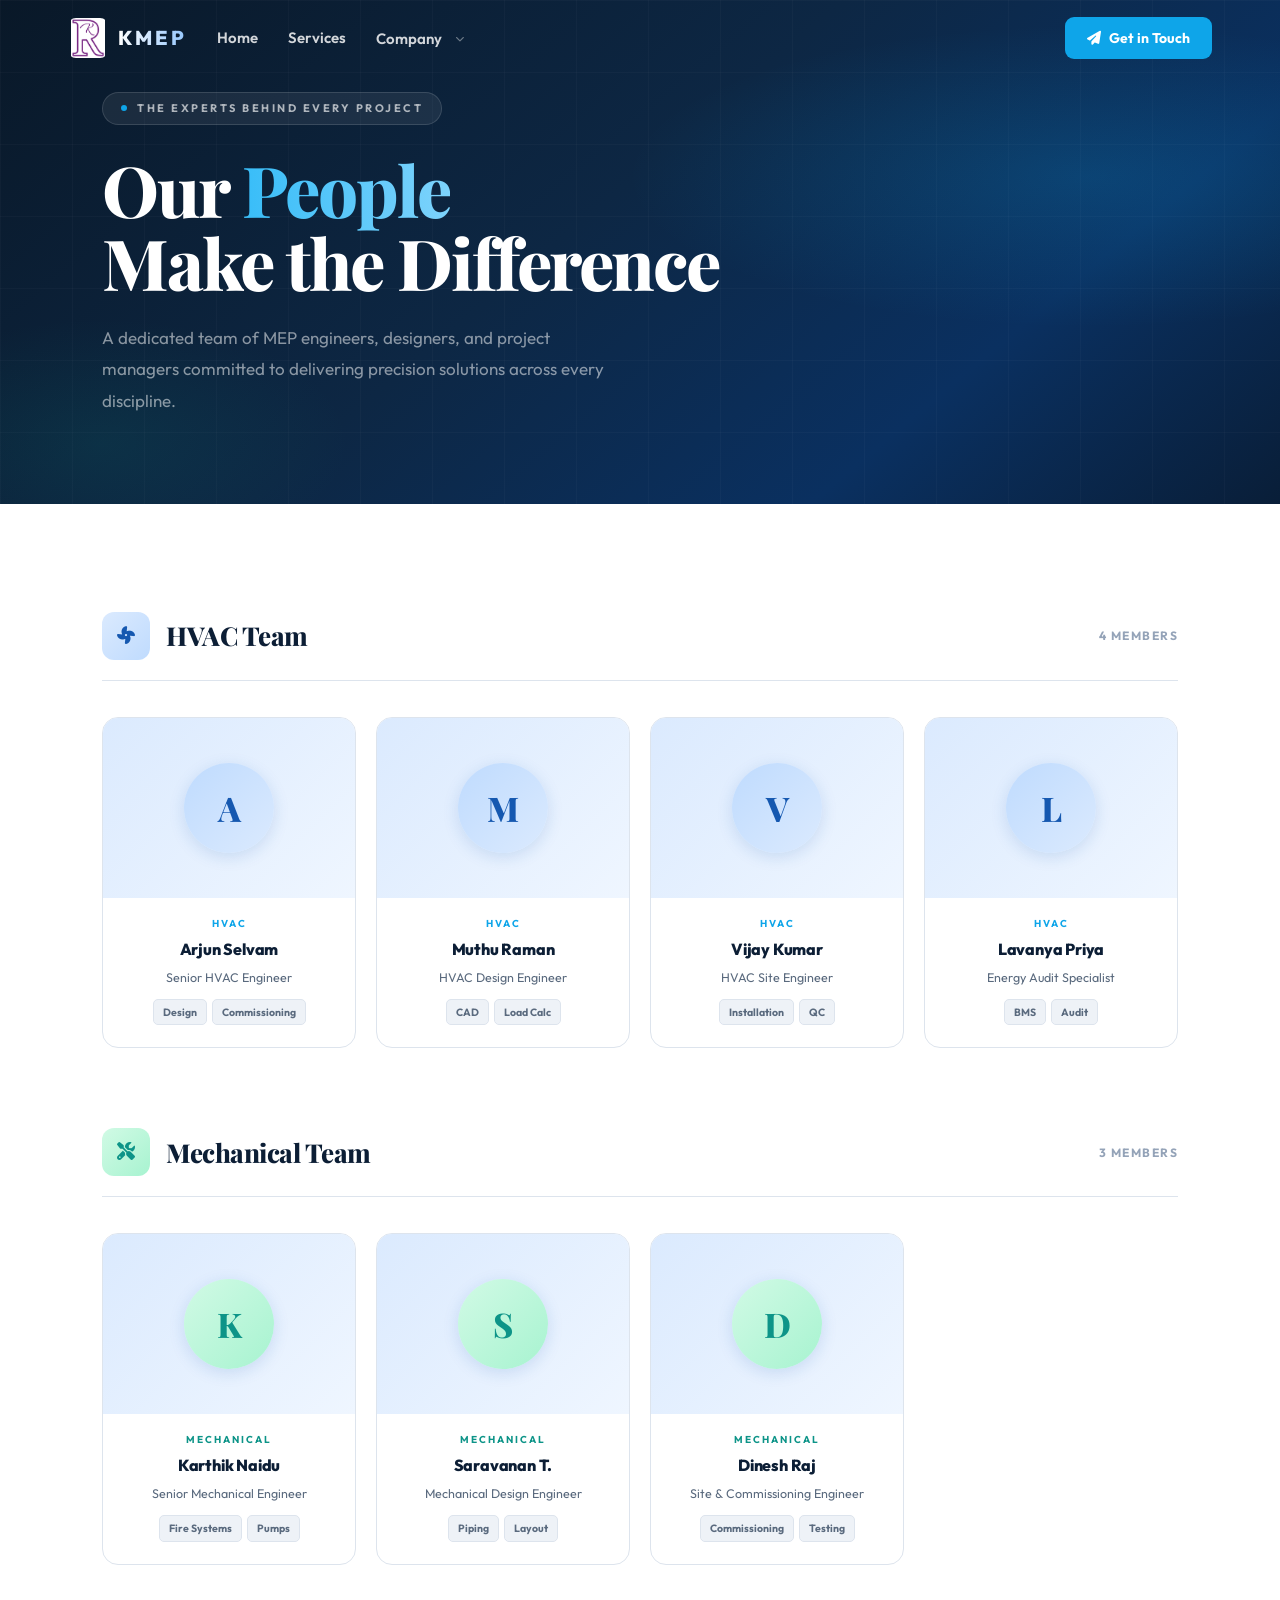
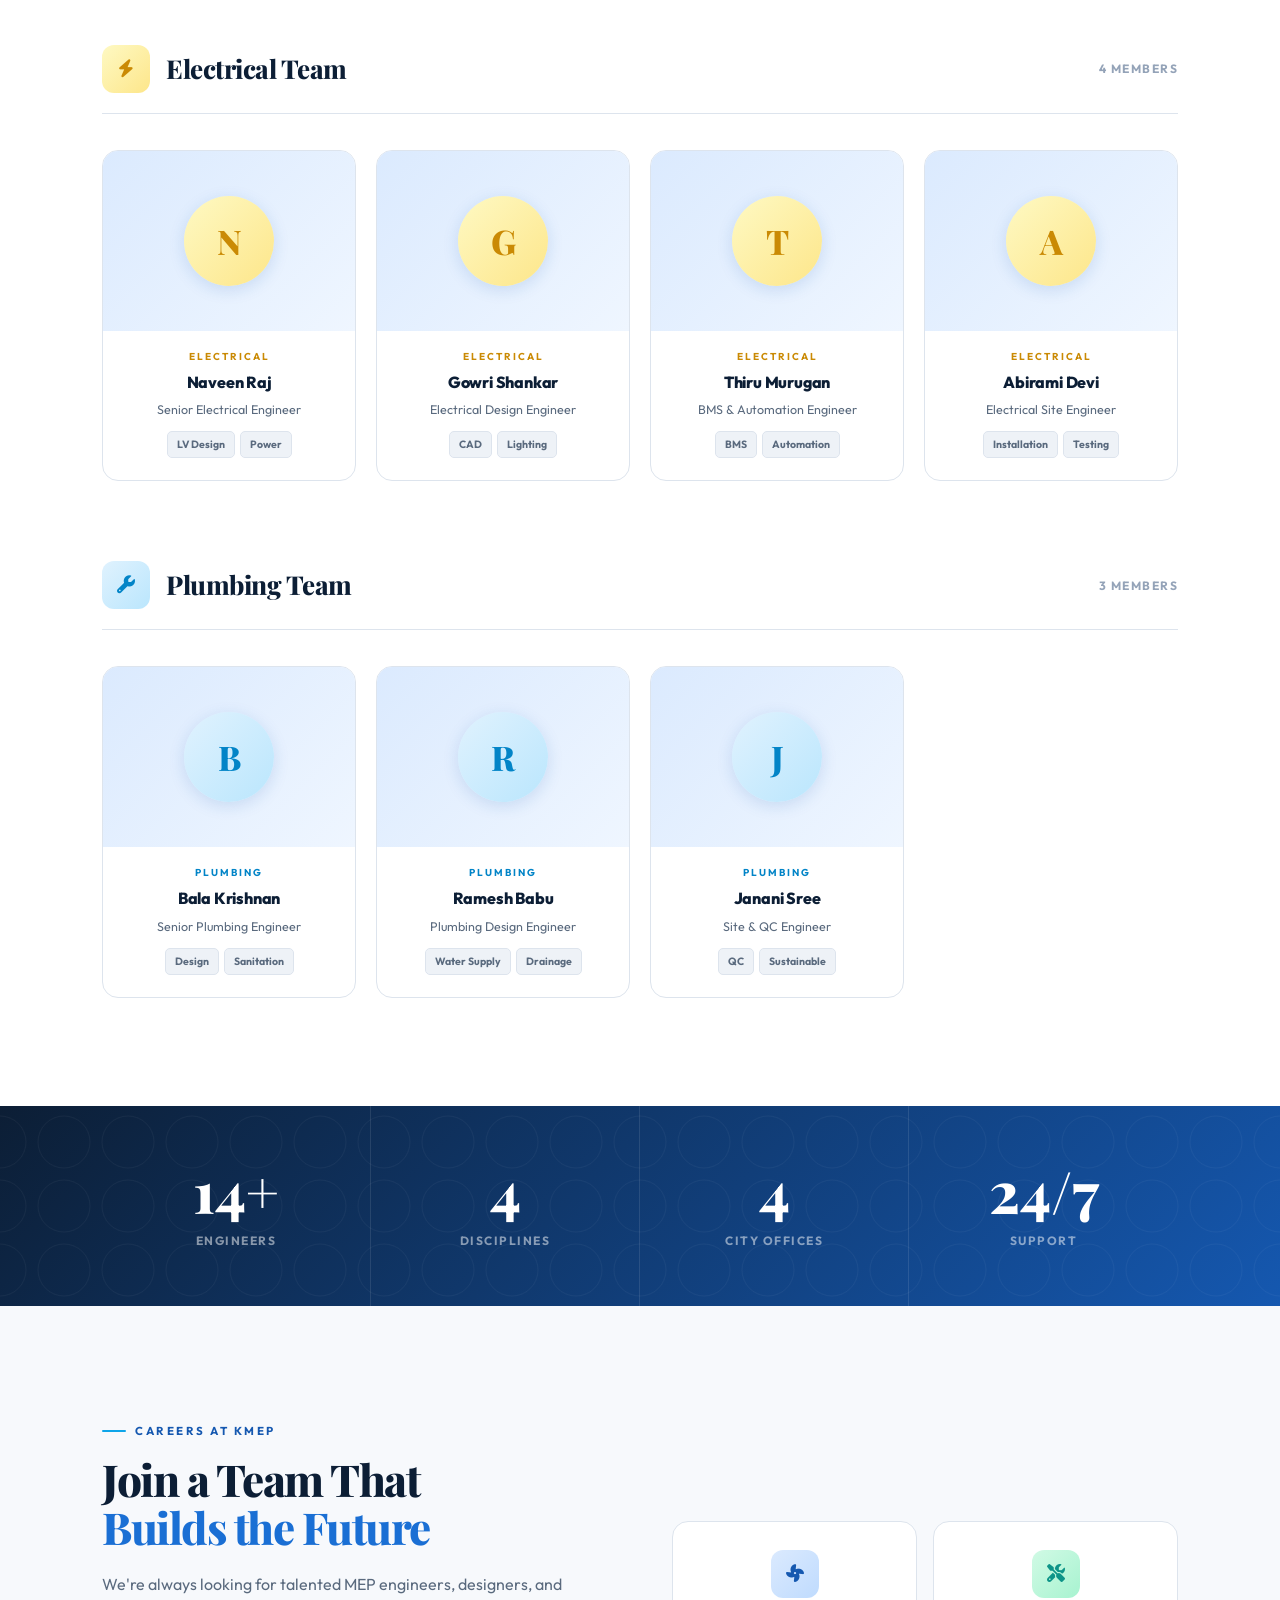
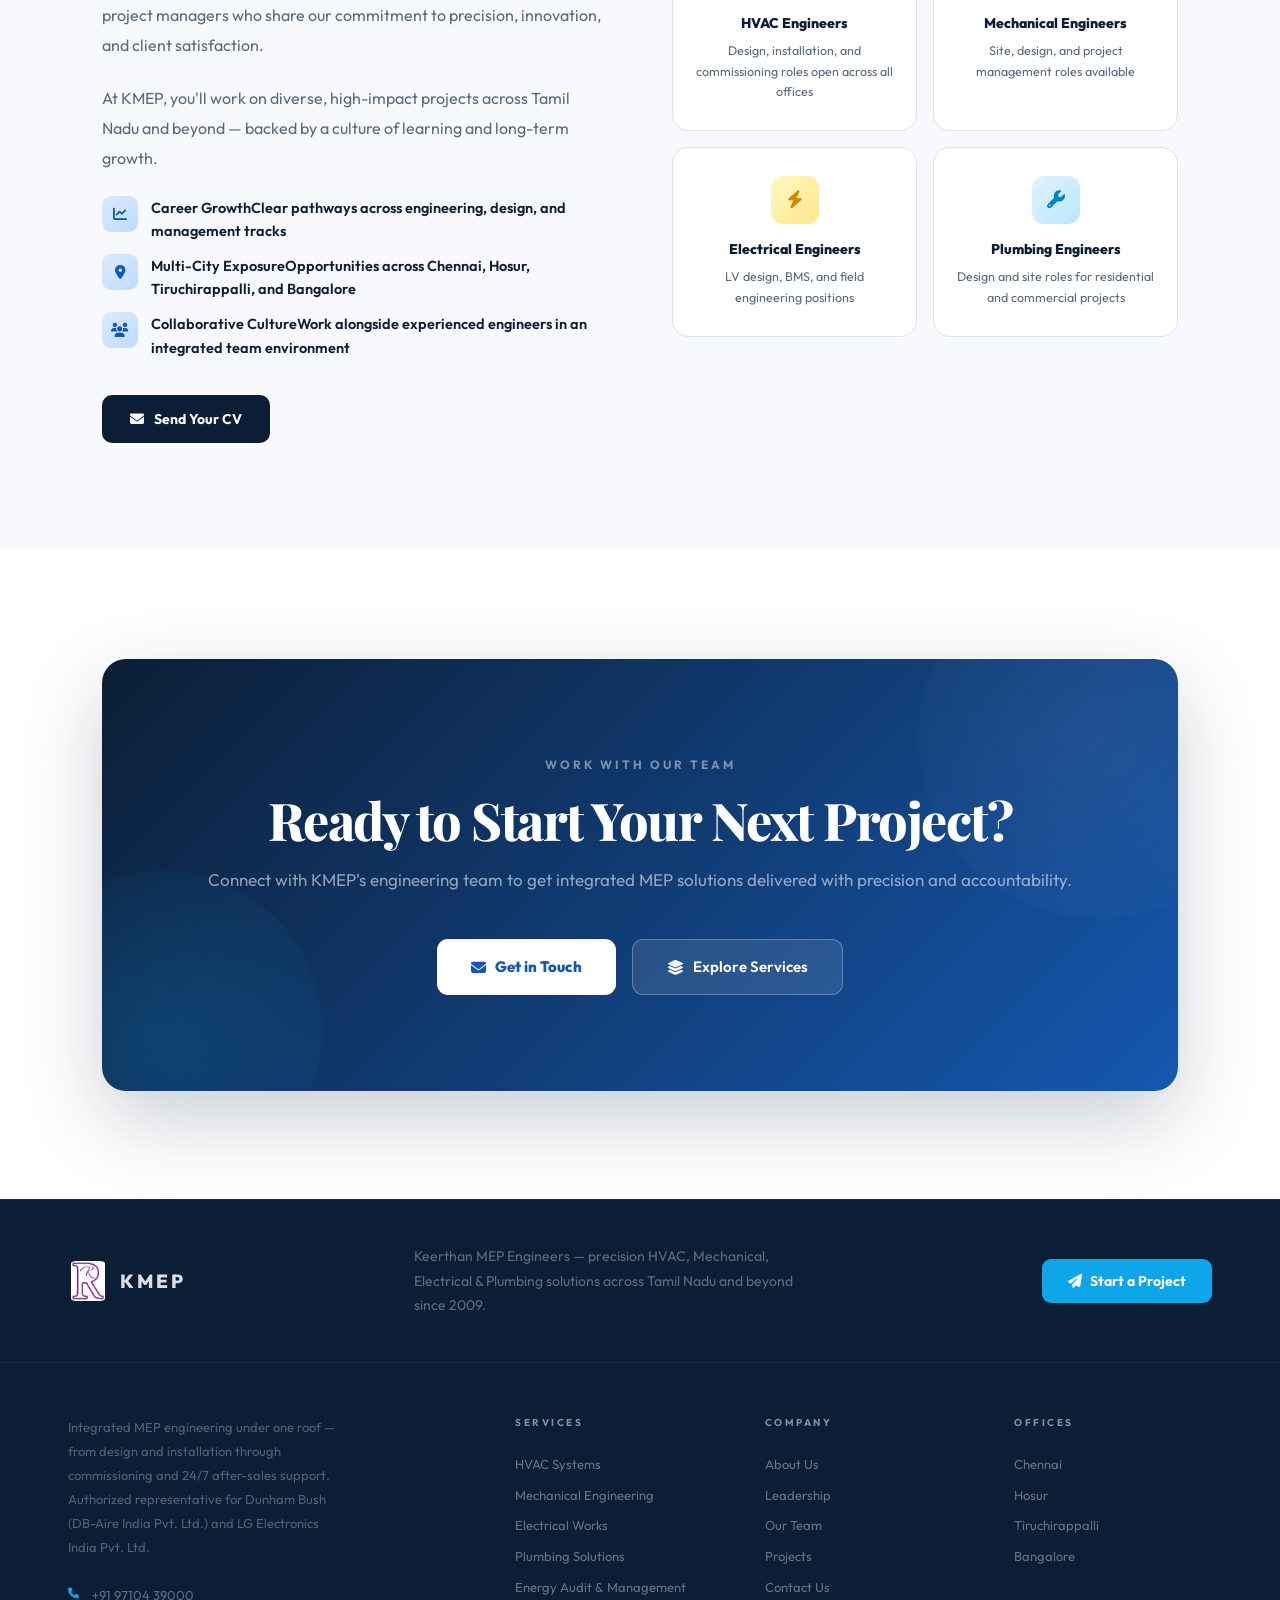
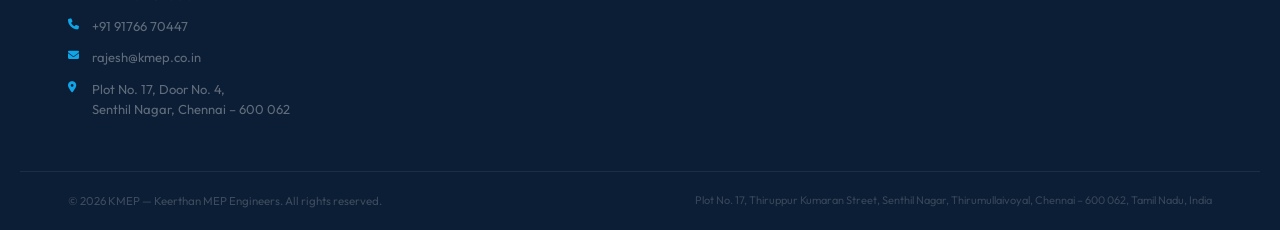
<file: team.html>
<!doctype html>
<html lang="en">
  <head>
    <meta charset="UTF-8" />
    <meta name="viewport" content="width=device-width, initial-scale=1.0" />
    <title>Our Team — KMEP | Keerthan MEP Engineers</title>
    <link rel="icon" href="IMAGES/logo.png" />
    <link
      href="https://fonts.googleapis.com/css2?family=Outfit:wght@300;400;500;600;700;800;900&family=Playfair+Display:ital,wght@0,700;0,800;1,700&display=swap"
      rel="stylesheet"
    />
    <link
      rel="stylesheet"
      href="https://cdnjs.cloudflare.com/ajax/libs/font-awesome/6.4.0/css/all.min.css"
    />
    <link rel="stylesheet" href="style.css" />
    <script src="script.js" defer></script>
    <style>
      .page-hero {
        min-height: 56vh;
        padding-bottom: 88px;
      }
      @media (max-width: 860px) {
        .page-hero {
          padding-bottom: 60px;
        }
        .ph-body {
          padding: 0 24px;
        }
      }
      @media (max-width: 480px) {
        .ph-body {
          padding: 0 18px;
        }
      }

      #team-section {
        padding: 108px 0;
        background: #fff;
      }
      .dept-block {
        margin-bottom: 80px;
      }
      .dept-block:last-child {
        margin-bottom: 0;
      }
      .dept-heading {
        display: flex;
        align-items: center;
        gap: 16px;
        margin-bottom: 36px;
        padding-bottom: 20px;
        border-bottom: 1.5px solid var(--border);
      }
      .dept-title {
        font-family: "Playfair Display", serif;
        font-size: 26px;
        font-weight: 800;
        color: var(--navy);
        letter-spacing: -0.5px;
      }
      .dept-count {
        margin-left: auto;
        font-size: 12px;
        font-weight: 700;
        letter-spacing: 1.5px;
        text-transform: uppercase;
        color: var(--muted);
      }
      .team-grid {
        display: grid;
        grid-template-columns: repeat(4, 1fr);
        gap: 20px;
      }
      .team-card {
        background: #fff;
        border-radius: 16px;
        border: 1.5px solid var(--border);
        overflow: hidden;
        text-align: center;
        transition:
          border-color 0.3s,
          transform 0.3s,
          box-shadow 0.3s;
        position: relative;
      }
      .team-card::after {
        content: "";
        position: absolute;
        bottom: 0;
        left: 0;
        right: 0;
        height: 3px;
        background: linear-gradient(90deg, var(--blue), var(--sky));
        transform: scaleX(0);
        transform-origin: center;
        transition: transform 0.4s;
      }
      .team-card:hover {
        border-color: rgba(21, 88, 176, 0.2);
        transform: translateY(-5px);
        box-shadow: 0 16px 48px rgba(12, 30, 53, 0.1);
      }
      .team-card:hover::after {
        transform: scaleX(1);
      }
      .tc-photo {
        height: 180px;
        background: linear-gradient(135deg, #dbeafe 0%, #eff6ff 100%);
        display: flex;
        align-items: center;
        justify-content: center;
        overflow: hidden;
      }
      .tc-avatar {
        width: 90px;
        height: 90px;
        border-radius: 50%;
        background: linear-gradient(135deg, #bfdbfe, #dbeafe);
        display: flex;
        align-items: center;
        justify-content: center;
        font-family: "Playfair Display", serif;
        font-size: 34px;
        font-weight: 800;
        color: var(--blue);
        box-shadow: 0 4px 16px rgba(21, 88, 176, 0.15);
      }
      .tc-body {
        padding: 18px 16px 22px;
      }
      .tc-dept {
        font-size: 10px;
        font-weight: 700;
        letter-spacing: 2px;
        text-transform: uppercase;
        color: var(--sky);
        margin-bottom: 5px;
      }
      .tc-name {
        font-size: 16px;
        font-weight: 800;
        color: var(--navy);
        margin-bottom: 4px;
        letter-spacing: -0.2px;
      }
      .tc-role {
        font-size: 12.5px;
        color: var(--slate);
        margin-bottom: 12px;
      }
      .tc-tags {
        display: flex;
        flex-wrap: wrap;
        gap: 5px;
        justify-content: center;
      }
      .tc-tag {
        padding: 4px 9px;
        border-radius: 5px;
        background: var(--off2);
        border: 1px solid var(--border);
        font-size: 10.5px;
        font-weight: 700;
        color: var(--slate);
      }
      #join {
        padding: 108px 0;
        background: var(--off);
      }
      .join-grid {
        display: grid;
        grid-template-columns: 1fr 1fr;
        gap: 64px;
        align-items: center;
      }
      .join-h {
        font-family: "Playfair Display", serif;
        font-size: clamp(28px, 3.5vw, 44px);
        font-weight: 800;
        letter-spacing: -1.5px;
        color: var(--navy);
        line-height: 1.1;
        margin-bottom: 18px;
      }
      .join-h span {
        color: var(--blue2);
      }
      .join-p {
        font-size: 16px;
        color: var(--slate);
        line-height: 1.9;
        margin-bottom: 22px;
      }
      .join-perks {
        display: flex;
        flex-direction: column;
        gap: 12px;
        margin-bottom: 36px;
      }
      .perk {
        display: flex;
        align-items: flex-start;
        gap: 13px;
        font-size: 14.5px;
        font-weight: 600;
        color: var(--navy);
      }
      .perk-ico {
        width: 36px;
        height: 36px;
        border-radius: 9px;
        flex-shrink: 0;
        background: linear-gradient(135deg, #dbeafe, #bfdbfe);
        display: flex;
        align-items: center;
        justify-content: center;
        font-size: 14px;
        color: var(--blue);
      }
      .perk-text span {
        display: block;
        font-size: 12px;
        font-weight: 600;
        color: var(--slate);
        margin-top: 2px;
      }
      .join-visual {
        display: grid;
        grid-template-columns: 1fr 1fr;
        gap: 16px;
      }
      .jv-card {
        background: #fff;
        border: 1.5px solid var(--border);
        border-radius: 16px;
        padding: 28px 22px;
        text-align: center;
        transition:
          border-color 0.3s,
          box-shadow 0.3s;
      }
      .jv-card:hover {
        border-color: rgba(21, 88, 176, 0.25);
        box-shadow: 0 6px 24px rgba(21, 88, 176, 0.09);
      }
      .jv-ico {
        width: 48px;
        height: 48px;
        border-radius: 12px;
        margin: 0 auto 14px;
        background: linear-gradient(135deg, #dbeafe, #bfdbfe);
        display: flex;
        align-items: center;
        justify-content: center;
        font-size: 18px;
        color: var(--blue);
      }
      .jv-card h4 {
        font-size: 14px;
        font-weight: 800;
        color: var(--navy);
        margin-bottom: 6px;
      }
      .jv-card p {
        font-size: 12.5px;
        color: var(--slate);
        line-height: 1.65;
      }
      @media (max-width: 1100px) {
        .team-grid {
          grid-template-columns: repeat(3, 1fr);
        }
      }
      @media (max-width: 860px) {
        #team-section,
        #join {
          padding: 72px 0;
        }
        .team-grid {
          grid-template-columns: repeat(2, 1fr);
        }
        .join-grid {
          grid-template-columns: 1fr;
        }
        .join-visual {
          grid-template-columns: repeat(2, 1fr);
        }
      }
      @media (max-width: 480px) {
        .team-grid {
          grid-template-columns: repeat(2, 1fr);
        }
      }
    </style>
  </head>
  <body>
    <kmep-header></kmep-header>

    <section class="page-hero" style="min-height: 56vh">
      <div class="ph-grid"></div>
      <div class="ph-glow"></div>
      <div class="ph-body">
        <div class="ph-eyebrow">
          <span class="ph-pulse"></span>The Experts Behind Every Project
        </div>
        <h1 class="ph-h1">Our <em>People</em><br />Make the Difference</h1>
        <p class="ph-sub">
          A dedicated team of MEP engineers, designers, and project managers
          committed to delivering precision solutions across every discipline.
        </p>
      </div>
    </section>
    <section id="team-section">
      <div class="wrap">
        <div class="dept-block">
          <div class="dept-heading rv">
            <div class="icon-tile"><i class="fas fa-fan"></i></div>
            <h3 class="dept-title">HVAC Team</h3>
            <span class="dept-count">4 Members</span>
          </div>
          <div class="team-grid">
            <div class="team-card rv d1">
              <div class="tc-photo"><div class="tc-avatar">A</div></div>
              <div class="tc-body">
                <p class="tc-dept">HVAC</p>
                <h4 class="tc-name">Arjun Selvam</h4>
                <p class="tc-role">Senior HVAC Engineer</p>
                <div class="tc-tags">
                  <span class="tc-tag">Design</span
                  ><span class="tc-tag">Commissioning</span>
                </div>
              </div>
            </div>
            <div class="team-card rv d2">
              <div class="tc-photo"><div class="tc-avatar">M</div></div>
              <div class="tc-body">
                <p class="tc-dept">HVAC</p>
                <h4 class="tc-name">Muthu Raman</h4>
                <p class="tc-role">HVAC Design Engineer</p>
                <div class="tc-tags">
                  <span class="tc-tag">CAD</span
                  ><span class="tc-tag">Load Calc</span>
                </div>
              </div>
            </div>
            <div class="team-card rv d3">
              <div class="tc-photo"><div class="tc-avatar">V</div></div>
              <div class="tc-body">
                <p class="tc-dept">HVAC</p>
                <h4 class="tc-name">Vijay Kumar</h4>
                <p class="tc-role">HVAC Site Engineer</p>
                <div class="tc-tags">
                  <span class="tc-tag">Installation</span
                  ><span class="tc-tag">QC</span>
                </div>
              </div>
            </div>
            <div class="team-card rv d4">
              <div class="tc-photo"><div class="tc-avatar">L</div></div>
              <div class="tc-body">
                <p class="tc-dept">HVAC</p>
                <h4 class="tc-name">Lavanya Priya</h4>
                <p class="tc-role">Energy Audit Specialist</p>
                <div class="tc-tags">
                  <span class="tc-tag">BMS</span
                  ><span class="tc-tag">Audit</span>
                </div>
              </div>
            </div>
          </div>
        </div>
        <div class="dept-block">
          <div class="dept-heading rv">
            <div class="icon-tile green">
              <i class="fas fa-screwdriver-wrench"></i>
            </div>
            <h3 class="dept-title">Mechanical Team</h3>
            <span class="dept-count">3 Members</span>
          </div>
          <div class="team-grid">
            <div class="team-card rv d1">
              <div class="tc-photo">
                <div
                  class="tc-avatar"
                  style="
                    background: linear-gradient(135deg, #d1fae5, #a7f3d0);
                    color: var(--teal);
                  "
                >
                  K
                </div>
              </div>
              <div class="tc-body">
                <p class="tc-dept" style="color: var(--teal)">Mechanical</p>
                <h4 class="tc-name">Karthik Naidu</h4>
                <p class="tc-role">Senior Mechanical Engineer</p>
                <div class="tc-tags">
                  <span class="tc-tag">Fire Systems</span
                  ><span class="tc-tag">Pumps</span>
                </div>
              </div>
            </div>
            <div class="team-card rv d2">
              <div class="tc-photo">
                <div
                  class="tc-avatar"
                  style="
                    background: linear-gradient(135deg, #d1fae5, #a7f3d0);
                    color: var(--teal);
                  "
                >
                  S
                </div>
              </div>
              <div class="tc-body">
                <p class="tc-dept" style="color: var(--teal)">Mechanical</p>
                <h4 class="tc-name">Saravanan T.</h4>
                <p class="tc-role">Mechanical Design Engineer</p>
                <div class="tc-tags">
                  <span class="tc-tag">Piping</span
                  ><span class="tc-tag">Layout</span>
                </div>
              </div>
            </div>
            <div class="team-card rv d3">
              <div class="tc-photo">
                <div
                  class="tc-avatar"
                  style="
                    background: linear-gradient(135deg, #d1fae5, #a7f3d0);
                    color: var(--teal);
                  "
                >
                  D
                </div>
              </div>
              <div class="tc-body">
                <p class="tc-dept" style="color: var(--teal)">Mechanical</p>
                <h4 class="tc-name">Dinesh Raj</h4>
                <p class="tc-role">Site &amp; Commissioning Engineer</p>
                <div class="tc-tags">
                  <span class="tc-tag">Commissioning</span
                  ><span class="tc-tag">Testing</span>
                </div>
              </div>
            </div>
          </div>
        </div>
        <div class="dept-block">
          <div class="dept-heading rv">
            <div class="icon-tile yellow"><i class="fas fa-bolt"></i></div>
            <h3 class="dept-title">Electrical Team</h3>
            <span class="dept-count">4 Members</span>
          </div>
          <div class="team-grid">
            <div class="team-card rv d1">
              <div class="tc-photo">
                <div
                  class="tc-avatar"
                  style="
                    background: linear-gradient(135deg, #fef9c3, #fde68a);
                    color: #ca8a04;
                  "
                >
                  N
                </div>
              </div>
              <div class="tc-body">
                <p class="tc-dept" style="color: #ca8a04">Electrical</p>
                <h4 class="tc-name">Naveen Raj</h4>
                <p class="tc-role">Senior Electrical Engineer</p>
                <div class="tc-tags">
                  <span class="tc-tag">LV Design</span
                  ><span class="tc-tag">Power</span>
                </div>
              </div>
            </div>
            <div class="team-card rv d2">
              <div class="tc-photo">
                <div
                  class="tc-avatar"
                  style="
                    background: linear-gradient(135deg, #fef9c3, #fde68a);
                    color: #ca8a04;
                  "
                >
                  G
                </div>
              </div>
              <div class="tc-body">
                <p class="tc-dept" style="color: #ca8a04">Electrical</p>
                <h4 class="tc-name">Gowri Shankar</h4>
                <p class="tc-role">Electrical Design Engineer</p>
                <div class="tc-tags">
                  <span class="tc-tag">CAD</span
                  ><span class="tc-tag">Lighting</span>
                </div>
              </div>
            </div>
            <div class="team-card rv d3">
              <div class="tc-photo">
                <div
                  class="tc-avatar"
                  style="
                    background: linear-gradient(135deg, #fef9c3, #fde68a);
                    color: #ca8a04;
                  "
                >
                  T
                </div>
              </div>
              <div class="tc-body">
                <p class="tc-dept" style="color: #ca8a04">Electrical</p>
                <h4 class="tc-name">Thiru Murugan</h4>
                <p class="tc-role">BMS &amp; Automation Engineer</p>
                <div class="tc-tags">
                  <span class="tc-tag">BMS</span
                  ><span class="tc-tag">Automation</span>
                </div>
              </div>
            </div>
            <div class="team-card rv d4">
              <div class="tc-photo">
                <div
                  class="tc-avatar"
                  style="
                    background: linear-gradient(135deg, #fef9c3, #fde68a);
                    color: #ca8a04;
                  "
                >
                  A
                </div>
              </div>
              <div class="tc-body">
                <p class="tc-dept" style="color: #ca8a04">Electrical</p>
                <h4 class="tc-name">Abirami Devi</h4>
                <p class="tc-role">Electrical Site Engineer</p>
                <div class="tc-tags">
                  <span class="tc-tag">Installation</span
                  ><span class="tc-tag">Testing</span>
                </div>
              </div>
            </div>
          </div>
        </div>
        <div class="dept-block">
          <div class="dept-heading rv">
            <div class="icon-tile sky"><i class="fas fa-wrench"></i></div>
            <h3 class="dept-title">Plumbing Team</h3>
            <span class="dept-count">3 Members</span>
          </div>
          <div class="team-grid">
            <div class="team-card rv d1">
              <div class="tc-photo">
                <div
                  class="tc-avatar"
                  style="
                    background: linear-gradient(135deg, #e0f2fe, #bae6fd);
                    color: #0284c7;
                  "
                >
                  B
                </div>
              </div>
              <div class="tc-body">
                <p class="tc-dept" style="color: #0284c7">Plumbing</p>
                <h4 class="tc-name">Bala Krishnan</h4>
                <p class="tc-role">Senior Plumbing Engineer</p>
                <div class="tc-tags">
                  <span class="tc-tag">Design</span
                  ><span class="tc-tag">Sanitation</span>
                </div>
              </div>
            </div>
            <div class="team-card rv d2">
              <div class="tc-photo">
                <div
                  class="tc-avatar"
                  style="
                    background: linear-gradient(135deg, #e0f2fe, #bae6fd);
                    color: #0284c7;
                  "
                >
                  R
                </div>
              </div>
              <div class="tc-body">
                <p class="tc-dept" style="color: #0284c7">Plumbing</p>
                <h4 class="tc-name">Ramesh Babu</h4>
                <p class="tc-role">Plumbing Design Engineer</p>
                <div class="tc-tags">
                  <span class="tc-tag">Water Supply</span
                  ><span class="tc-tag">Drainage</span>
                </div>
              </div>
            </div>
            <div class="team-card rv d3">
              <div class="tc-photo">
                <div
                  class="tc-avatar"
                  style="
                    background: linear-gradient(135deg, #e0f2fe, #bae6fd);
                    color: #0284c7;
                  "
                >
                  J
                </div>
              </div>
              <div class="tc-body">
                <p class="tc-dept" style="color: #0284c7">Plumbing</p>
                <h4 class="tc-name">Janani Sree</h4>
                <p class="tc-role">Site &amp; QC Engineer</p>
                <div class="tc-tags">
                  <span class="tc-tag">QC</span
                  ><span class="tc-tag">Sustainable</span>
                </div>
              </div>
            </div>
          </div>
        </div>
      </div>
    </section>
    <div class="stats-band">
      <div class="wrap">
        <div class="stats-row">
          <div class="stat-cell rv d1">
            <span class="stat-n">14+</span><span class="stat-l">Engineers</span>
          </div>
          <div class="stat-cell rv d2">
            <span class="stat-n">4</span><span class="stat-l">Disciplines</span>
          </div>
          <div class="stat-cell rv d3">
            <span class="stat-n">4</span
            ><span class="stat-l">City Offices</span>
          </div>
          <div class="stat-cell rv d4">
            <span class="stat-n">24/7</span><span class="stat-l">Support</span>
          </div>
        </div>
      </div>
    </div>
    <section id="join">
      <div class="wrap">
        <div class="join-grid">
          <div class="rv-l">
            <span class="sec-tag">Careers at KMEP</span>
            <h2 class="join-h">
              Join a Team That<br /><span>Builds the Future</span>
            </h2>
            <p class="join-p">
              We're always looking for talented MEP engineers, designers, and
              project managers who share our commitment to precision,
              innovation, and client satisfaction.
            </p>
            <p class="join-p">
              At KMEP, you'll work on diverse, high-impact projects across Tamil
              Nadu and beyond — backed by a culture of learning and long-term
              growth.
            </p>
            <div class="join-perks">
              <div class="perk">
                <div class="perk-ico"><i class="fas fa-chart-line"></i></div>
                <div>
                  Career Growth<span
                    >Clear pathways across engineering, design, and management
                    tracks</span
                  >
                </div>
              </div>
              <div class="perk">
                <div class="perk-ico">
                  <i class="fas fa-map-marker-alt"></i>
                </div>
                <div>
                  Multi-City Exposure<span
                    >Opportunities across Chennai, Hosur, Tiruchirappalli, and
                    Bangalore</span
                  >
                </div>
              </div>
              <div class="perk">
                <div class="perk-ico"><i class="fas fa-users"></i></div>
                <div>
                  Collaborative Culture<span
                    >Work alongside experienced engineers in an integrated team
                    environment</span
                  >
                </div>
              </div>
            </div>
            <a href="contact-us.html" class="btn-primary"
              ><i class="fas fa-envelope"></i> Send Your CV</a
            >
          </div>
          <div class="join-visual rv-r">
            <div class="jv-card">
              <div class="jv-ico"><i class="fas fa-fan"></i></div>
              <h4>HVAC Engineers</h4>
              <p>
                Design, installation, and commissioning roles open across all
                offices
              </p>
            </div>
            <div class="jv-card">
              <div
                class="jv-ico"
                style="
                  background: linear-gradient(135deg, #d1fae5, #a7f3d0);
                  color: var(--teal);
                "
              >
                <i class="fas fa-screwdriver-wrench"></i>
              </div>
              <h4>Mechanical Engineers</h4>
              <p>Site, design, and project management roles available</p>
            </div>
            <div class="jv-card">
              <div
                class="jv-ico"
                style="
                  background: linear-gradient(135deg, #fef9c3, #fde68a);
                  color: #ca8a04;
                "
              >
                <i class="fas fa-bolt"></i>
              </div>
              <h4>Electrical Engineers</h4>
              <p>LV design, BMS, and field engineering positions</p>
            </div>
            <div class="jv-card">
              <div
                class="jv-ico"
                style="
                  background: linear-gradient(135deg, #e0f2fe, #bae6fd);
                  color: #0284c7;
                "
              >
                <i class="fas fa-wrench"></i>
              </div>
              <h4>Plumbing Engineers</h4>
              <p>
                Design and site roles for residential and commercial projects
              </p>
            </div>
          </div>
        </div>
      </div>
    </section>
    <section style="padding: 108px 0; background: #fff">
      <div class="wrap">
        <div class="cta-box rv">
          <p class="cta-tag">Work With Our Team</p>
          <h2 class="display-h cta-h">Ready to Start Your Next Project?</h2>
          <p class="cta-p">
            Connect with KMEP's engineering team to get integrated MEP solutions
            delivered with precision and accountability.
          </p>
          <div class="cta-btns">
            <a href="contact-us.html" class="cta-btn1"
              ><i class="fas fa-envelope"></i> Get in Touch</a
            ><a href="services.html" class="cta-btn2"
              ><i class="fas fa-layer-group"></i> Explore Services</a
            >
          </div>
        </div>
      </div>
    </section>

    <kmep-footer></kmep-footer>
  </body>
</html>
</file>
<file: style.css>
*, *::before, *::after { box-sizing: border-box; margin: 0; padding: 0; }

/* Global overflow lock — prevents ANY element causing horizontal scroll */
html {
  scroll-behavior: smooth;
  overflow-x: hidden;
  max-width: 100%;
}
body {
  font-family: "Outfit", sans-serif;
  background: #fff;
  color: #1a2332;
  -webkit-font-smoothing: antialiased;
  -moz-osx-font-smoothing: grayscale;
  overflow-x: hidden;
  max-width: 100%;
  width: 100%;
  line-height: 1.6;
}
a   { color: inherit; text-decoration: none; }
img { display: block; max-width: 100%; height: auto; }
ul  { list-style: none; }

/* ═══════════════════════════════════════════
   DESIGN TOKENS
═══════════════════════════════════════════ */
:root {
  --navy:   #0c1e35;
  --blue:   #1558b0;
  --blue2:  #1a6fd4;
  --sky:    #0ea5e9;
  --teal:   #0d9488;
  --off:    #f7f9fc;
  --off2:   #eef2f7;
  --slate:  #5a6a7e;
  --muted:  #94a3b8;
  --border: #dde4ed;
  --sh:     0 2px 20px rgba(12,30,53,.07);
  --sh2:    0 10px 50px rgba(12,30,53,.14);
  --r:      14px;
  --NAV-H:  76px;
}

/* ═══════════════════════════════════════════
   LAYOUT
═══════════════════════════════════════════ */
.wrap {
  max-width: 1180px;
  margin: 0 auto;
  padding: 0 52px;
  /* Hard cap — never wider than viewport */
  box-sizing: border-box;
  width: 100%;
}

/* Global section overflow guard */
section { overflow-x: clip; width: 100%; max-width: 100%; }

/* ═══════════════════════════════════════════
   SCROLL REVEAL
═══════════════════════════════════════════ */
.rv   { opacity:0; transform:translateY(28px); transition:opacity .65s ease,transform .65s ease; }
.rv-l { opacity:0; transform:translateX(-28px); transition:opacity .7s  ease,transform .7s  ease; }
.rv-r { opacity:0; transform:translateX(28px);  transition:opacity .7s  ease,transform .7s  ease; }
.rv.on,.rv-l.on,.rv-r.on { opacity:1; transform:none; }
.d1 { transition-delay:.08s; }
.d2 { transition-delay:.18s; }
.d3 { transition-delay:.28s; }
.d4 { transition-delay:.38s; }
.d5 { transition-delay:.48s; }
.d6 { transition-delay:.56s; }

/* ═══════════════════════════════════════════
   SECTION LABELS
═══════════════════════════════════════════ */
.sec-tag {
  display: inline-flex; align-items: center; gap: 9px;
  font-size: 11.5px; font-weight: 700; letter-spacing: 2.5px;
  text-transform: uppercase; color: var(--blue); margin-bottom: 14px;
}
.sec-tag::before {
  content: ""; display: block; width: 24px; height: 2px;
  background: var(--sky); border-radius: 2px; flex-shrink: 0;
}
.sec-tag-c {
  display: inline-flex; align-items: center; gap: 9px;
  font-size: 11.5px; font-weight: 700; letter-spacing: 2.5px;
  text-transform: uppercase; color: var(--blue); margin-bottom: 14px;
}
.sec-tag-c::before, .sec-tag-c::after {
  content: ""; display: block; width: 22px; height: 2px;
  background: var(--sky); border-radius: 2px; flex-shrink: 0;
}
.display-h {
  font-family: "Playfair Display", serif;
  font-weight: 800; letter-spacing: -1.5px;
  color: var(--navy); line-height: 1.1;
}
.sec-sub {
  font-size: 16px; color: var(--slate); line-height: 1.8;
  max-width: 520px; margin: 14px auto 0;
}
.sec-header { text-align: center; margin-bottom: 64px; }

/* ═══════════════════════════════════════════
   PAGE HERO (shared base — inner pages)
═══════════════════════════════════════════ */
.page-hero {
  position: relative;
  display: flex; align-items: flex-end;
  padding-top: var(--NAV-H); padding-bottom: 88px;
  background: linear-gradient(140deg,#091828 0%,#0d2744 45%,#0a3060 75%,#091e38 100%);
  overflow: hidden;
}
.ph-grid {
  position: absolute; inset: 0; z-index: 0; pointer-events: none;
  background-image:
    linear-gradient(rgba(255,255,255,.025) 1px,transparent 1px),
    linear-gradient(90deg,rgba(255,255,255,.025) 1px,transparent 1px);
  background-size: 72px 72px;
}
.ph-glow {
  position: absolute; inset: 0; z-index: 0; pointer-events: none;
  background:
    radial-gradient(ellipse 60% 50% at 85% 35%,rgba(14,165,233,.18) 0%,transparent 60%),
    radial-gradient(ellipse 35% 45% at 8% 88%,rgba(13,148,136,.12) 0%,transparent 55%);
}
.ph-body {
  position: relative; z-index: 1;
  width: 100%; max-width: 1180px;
  margin: 0 auto; padding: 0 52px;
}
.ph-eyebrow {
  display: inline-flex; align-items: center; gap: 10px;
  background: rgba(255,255,255,.07); border: 1px solid rgba(255,255,255,.13);
  border-radius: 100px; padding: 7px 18px; margin-bottom: 28px;
  font-size: 11px; font-weight: 700; letter-spacing: 2.5px;
  text-transform: uppercase; color: rgba(255,255,255,.65);
}
.ph-pulse {
  width: 6px; height: 6px; border-radius: 50%;
  background: var(--sky); flex-shrink: 0;
  animation: pulse 2.4s ease infinite;
}
@keyframes pulse {
  0%,100%{ opacity:1; box-shadow:0 0 0 0 rgba(14,165,233,.5); }
  50%    { opacity:.4; box-shadow:0 0 0 5px rgba(14,165,233,0); }
}
.ph-h1 {
  font-family: "Playfair Display", serif;
  font-size: clamp(44px,5.5vw,82px);
  font-weight: 800; line-height: 1.04;
  letter-spacing: -2px; color: #fff;
  max-width: 700px; margin-bottom: 22px;
}
.ph-h1 em {
  font-style: normal;
  background: linear-gradient(90deg,#38bdf8,#7dd3fc);
  -webkit-background-clip: text; -webkit-text-fill-color: transparent;
}
.ph-sub {
  font-size: 17px; color: rgba(255,255,255,.52);
  max-width: 520px; line-height: 1.85;
}

/* ═══════════════════════════════════════════
   CTA BOX
═══════════════════════════════════════════ */
.cta-box {
  position: relative; overflow: hidden;
  background: linear-gradient(135deg,var(--navy) 0%,#1558b0 100%);
  border-radius: 24px; padding: 96px 64px; text-align: center;
  box-shadow: 0 28px 80px rgba(12,30,53,.22);
}
.cta-box::before {
  content:""; position:absolute; top:-100px; right:-100px;
  width:360px; height:360px; border-radius:50%;
  background:radial-gradient(circle,rgba(255,255,255,.06),transparent);
  pointer-events:none;
}
.cta-box::after {
  content:""; position:absolute; bottom:-100px; left:-100px;
  width:320px; height:320px; border-radius:50%;
  background:radial-gradient(circle,rgba(14,165,233,.16),transparent);
  pointer-events:none;
}
.cta-tag {
  font-size:12px; letter-spacing:3px; text-transform:uppercase;
  color:rgba(255,255,255,.45); font-weight:700; margin-bottom:16px;
}
.cta-h {
  font-family:"Playfair Display",serif;
  font-size:clamp(28px,4.5vw,52px); font-weight:800; letter-spacing:-1.5px;
  color:#fff; margin-bottom:16px; position:relative; z-index:1; line-height:1.15;
}
.cta-p {
  font-size:17px; color:rgba(255,255,255,.55); margin-bottom:46px;
  position:relative; z-index:1;
}
.cta-btns {
  display:flex; gap:16px; justify-content:center;
  flex-wrap:wrap; position:relative; z-index:1;
}
.cta-btn1 {
  display:inline-flex; align-items:center; gap:9px;
  background:#fff; color:var(--blue); padding:15px 34px;
  border-radius:11px; font-weight:800; font-size:15px;
  transition:background .2s,transform .2s,box-shadow .2s;
}
.cta-btn1:hover { background:var(--off); transform:translateY(-2px); box-shadow:0 12px 30px rgba(0,0,0,.15); }
.cta-btn2 {
  display:inline-flex; align-items:center; gap:9px;
  background:rgba(255,255,255,.1); border:1.5px solid rgba(255,255,255,.26);
  color:#fff; padding:15px 34px; border-radius:11px;
  font-weight:600; font-size:15px;
  transition:background .2s,border-color .2s;
}
.cta-btn2:hover { background:rgba(255,255,255,.18); border-color:rgba(255,255,255,.45); }

/* ═══════════════════════════════════════════
   DARK BAND
═══════════════════════════════════════════ */
.dark-band { background:var(--navy); position:relative; overflow:hidden; }
.dark-band::before {
  content:""; position:absolute; inset:0; pointer-events:none;
  background:url("data:image/svg+xml,%3Csvg width='64' height='64' xmlns='http://www.w3.org/2000/svg'%3E%3Ccircle cx='32' cy='32' r='26' fill='none' stroke='rgba(255,255,255,0.04)' stroke-width='1'/%3E%3C/svg%3E") center/64px repeat;
}
.dark-band .sec-tag-c { color:rgba(255,255,255,.45); }
.dark-band .sec-tag-c::before,.dark-band .sec-tag-c::after { background:rgba(255,255,255,.2); }
.dark-band .sec-tag { color:rgba(255,255,255,.45); }
.dark-band .sec-tag::before { background:rgba(255,255,255,.2); }

/* ═══════════════════════════════════════════
   GLASS CARD
═══════════════════════════════════════════ */
.glass-card {
  background:rgba(255,255,255,.05); border:1.5px solid rgba(255,255,255,.08);
  border-radius:18px; padding:32px 26px;
  transition:background .3s,border-color .3s,transform .3s;
  position:relative; overflow:hidden;
}
.glass-card::after {
  content:""; position:absolute; bottom:0; left:0; right:0; height:3px;
  background:linear-gradient(90deg,var(--sky),var(--blue));
  transform:scaleX(0); transform-origin:left; transition:transform .4s;
}
.glass-card:hover { background:rgba(255,255,255,.09); border-color:rgba(255,255,255,.16); transform:translateY(-4px); }
.glass-card:hover::after { transform:scaleX(1); }
.glass-ico {
  width:52px; height:52px; border-radius:13px;
  background:rgba(14,165,233,.12); border:1.5px solid rgba(14,165,233,.2);
  display:flex; align-items:center; justify-content:center;
  font-size:20px; color:var(--sky); margin-bottom:18px;
}
.glass-card h4 { font-size:15px; font-weight:800; color:#fff; margin-bottom:10px; }
.glass-card p  { font-size:13.5px; color:rgba(255,255,255,.44); line-height:1.75; }

/* ═══════════════════════════════════════════
   BORDER CARD
═══════════════════════════════════════════ */
.border-card {
  background:#fff; border:1.5px solid var(--border); border-radius:var(--r);
  transition:border-color .3s,box-shadow .3s,background .3s;
  overflow:hidden; position:relative;
}
.border-card::before {
  content:""; position:absolute; top:0; left:0; right:0; height:3px;
  background:linear-gradient(90deg,var(--blue),var(--sky));
  transform:scaleX(0); transform-origin:left; transition:transform .4s;
}
.border-card:hover { border-color:rgba(21,88,176,.22); box-shadow:0 16px 48px rgba(12,30,53,.1); transform:translateY(-5px); }
.border-card:hover::before { transform:scaleX(1); }

/* ═══════════════════════════════════════════
   ICON TILE
═══════════════════════════════════════════ */
.icon-tile {
  width:48px; height:48px; border-radius:12px; flex-shrink:0;
  background:linear-gradient(135deg,#dbeafe,#bfdbfe);
  display:flex; align-items:center; justify-content:center;
  font-size:18px; color:var(--blue);
  transition:background .2s,color .2s;
}
.icon-tile.green  { background:linear-gradient(135deg,#d1fae5,#a7f3d0); color:var(--teal); }
.icon-tile.yellow { background:linear-gradient(135deg,#fef9c3,#fde68a); color:#ca8a04; }
.icon-tile.sky    { background:linear-gradient(135deg,#e0f2fe,#bae6fd); color:#0284c7; }

/* ═══════════════════════════════════════════
   BUTTONS
═══════════════════════════════════════════ */
.btn-primary {
  display:inline-flex; align-items:center; gap:10px;
  background:var(--navy); color:#fff;
  padding:13px 28px; border-radius:10px;
  font-size:14px; font-weight:700;
  transition:background .2s,transform .2s,box-shadow .2s;
}
.btn-primary:hover { background:var(--blue2); transform:translateY(-2px); box-shadow:0 10px 28px rgba(12,30,53,.18); }

.btn-sky {
  display:inline-flex; align-items:center; gap:10px;
  background:var(--sky); color:#fff;
  padding:15px 32px; border-radius:11px;
  font-size:15px; font-weight:700;
  transition:background .2s,transform .2s,box-shadow .2s;
}
.btn-sky:hover { background:#0284c7; transform:translateY(-2px); box-shadow:0 12px 32px rgba(14,165,233,.38); }

.btn-outline {
  display:inline-flex; align-items:center; gap:10px;
  background:rgba(255,255,255,.07); border:1.5px solid rgba(255,255,255,.22);
  color:rgba(255,255,255,.88); padding:15px 32px; border-radius:11px;
  font-size:15px; font-weight:600;
  transition:background .2s,border-color .2s;
}
.btn-outline:hover { background:rgba(255,255,255,.14); border-color:rgba(255,255,255,.42); }

/* ═══════════════════════════════════════════
   STATS BAND
═══════════════════════════════════════════ */
.stats-band {
  background:linear-gradient(135deg,var(--navy) 0%,#1558b0 100%);
  position:relative; overflow:hidden;
}
.stats-band::before {
  content:""; position:absolute; inset:0; pointer-events:none;
  background:url("data:image/svg+xml,%3Csvg width='64' height='64' xmlns='http://www.w3.org/2000/svg'%3E%3Ccircle cx='32' cy='32' r='26' fill='none' stroke='rgba(255,255,255,0.04)' stroke-width='1'/%3E%3C/svg%3E") center/64px repeat;
}
.stats-row {
  position:relative; z-index:1;
  display:grid; grid-template-columns:repeat(4,1fr);
}
.stat-cell {
  padding:56px 28px; text-align:center;
  border-right:1px solid rgba(255,255,255,.1);
  transition:background .3s;
}
.stat-cell:last-child { border-right:none; }
.stat-cell:hover { background:rgba(255,255,255,.05); }
.stat-n {
  display:block; font-family:"Playfair Display",serif;
  font-size:clamp(40px,4.5vw,58px); font-weight:800;
  color:#fff; line-height:1; margin-bottom:12px;
}
.stat-l {
  display:block; font-size:12px; font-weight:700;
  letter-spacing:1.5px; text-transform:uppercase;
  color:rgba(255,255,255,.5);
}

/* ═══════════════════════════════════════════════════════════
   RESPONSIVE BREAKPOINTS
   Order: 1440+ → 1100 → 860 (tablet) → 600 → 480 → 360
═══════════════════════════════════════════════════════════ */

/* ── 1440px+ wide screens ── */
@media (min-width: 1440px) {
  .wrap, .ph-body { max-width: 1320px; padding: 0 64px; }
}

/* ── ≤1100px: narrow desktop / large tablet landscape ── */
@media (max-width: 1100px) {
  .wrap    { padding: 0 36px; }
  .ph-body { padding: 0 36px; }
  .sec-header { margin-bottom: 48px; }
}

/* ── ≤860px: tablet portrait & large phones ── */
@media (max-width: 860px) {
  :root { --NAV-H: 66px; }
  .wrap, .ph-body { padding: 0 24px; }

  /* CTA */
  .cta-box     { padding: 56px 28px; border-radius: 18px; }
  .cta-btns    { flex-direction: column; align-items: center; }
  .cta-btn1,
  .cta-btn2    { width: 100%; max-width: 320px; justify-content: center; }
  .cta-h       { font-size: clamp(24px, 5vw, 40px); }
  .cta-p       { font-size: 15px; margin-bottom: 32px; }

  /* Stats band */
  .stats-row   { grid-template-columns: repeat(2,1fr); }
  .stat-cell   { border-bottom: 1px solid rgba(255,255,255,.1); }
  .stat-cell:nth-child(2) { border-right: none; }
  .stat-cell:nth-child(3) { border-bottom: none; }
  .stat-cell:nth-child(4) { border-right: none; border-bottom: none; }

  /* Page hero (inner pages) */
  .ph-h1       { font-size: clamp(38px,9vw,56px); }
  .ph-sub      { font-size: 15px; }
  .page-hero   { padding-bottom: 60px; }
  .ph-eyebrow  { font-size: 10px; padding: 6px 14px; }

  /* Section header */
  .sec-header  { margin-bottom: 40px; }
  .sec-sub     { font-size: 14px; }
}

/* ── ≤600px: most phones landscape / small tablet ── */
@media (max-width: 600px) {
  .wrap, .ph-body { padding: 0 20px; }

  .cta-box   { padding: 44px 22px; border-radius: 16px; }
  .cta-tag   { font-size: 10px; }
  .cta-h     { font-size: clamp(22px,6vw,34px); letter-spacing: -1px; }
  .cta-p     { font-size: 14px; margin-bottom: 28px; }
  .cta-btn1,
  .cta-btn2  { max-width: 100%; padding: 14px 20px; font-size: 14px; }

  .stat-cell { padding: 36px 16px; }
  .stat-n    { font-size: 36px; }

  .sec-tag, .sec-tag-c { font-size: 10px; letter-spacing: 2px; }
  .sec-sub   { font-size: 13.5px; }
  .sec-header{ margin-bottom: 32px; }

  /* Page hero inner pages */
  .ph-h1     { font-size: clamp(32px,9vw,48px); letter-spacing: -1.5px; margin-bottom: 16px; }
  .ph-sub    { font-size: 14px; }
  .page-hero { padding-top: calc(var(--NAV-H) + 24px); padding-bottom: 48px; }
  .ph-eyebrow{ font-size: 9.5px; letter-spacing: 1.5px; padding: 6px 12px; margin-bottom: 20px; }
}

/* ── ≤480px: iPhone SE, standard phones portrait ── */
@media (max-width: 480px) {
  :root { --NAV-H: 60px; }
  .wrap, .ph-body { padding: 0 18px; }

  .cta-box   { padding: 40px 18px; }
  .stat-cell { padding: 28px 12px; }
  .stat-n    { font-size: 32px; }
  .stat-l    { font-size: 10px; }

  /* Buttons */
  .btn-sky, .btn-outline {
    padding: 13px 20px;
    font-size: 14px;
  }
}

/* ── ≤360px: Galaxy Fold, very small phones ── */
@media (max-width: 360px) {
  .wrap, .ph-body { padding: 0 14px; }
  .ph-h1     { font-size: 28px; letter-spacing: -1px; }
  .cta-h     { font-size: 20px; }
  .cta-box   { padding: 32px 14px; }
  .stat-n    { font-size: 28px; }
  .btn-sky, .btn-outline { padding: 12px 16px; font-size: 13px; }
}
</file>
